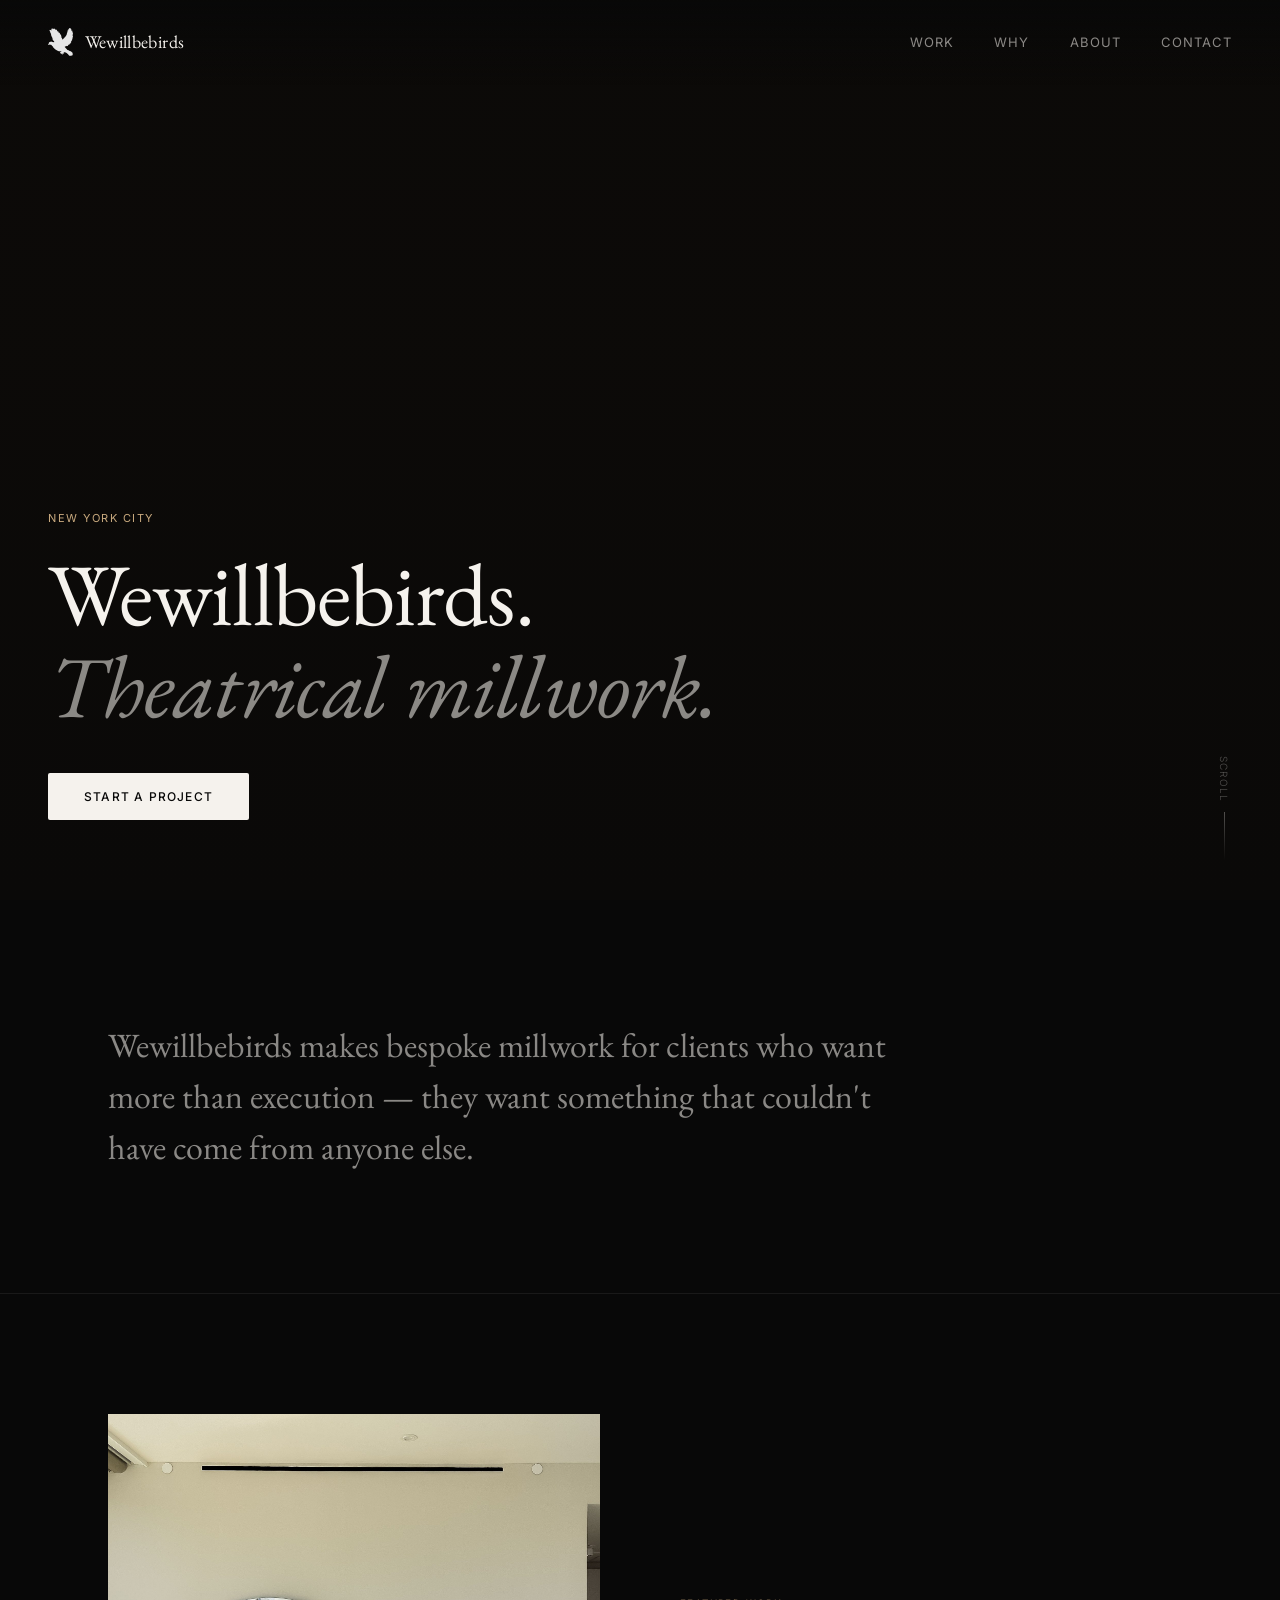
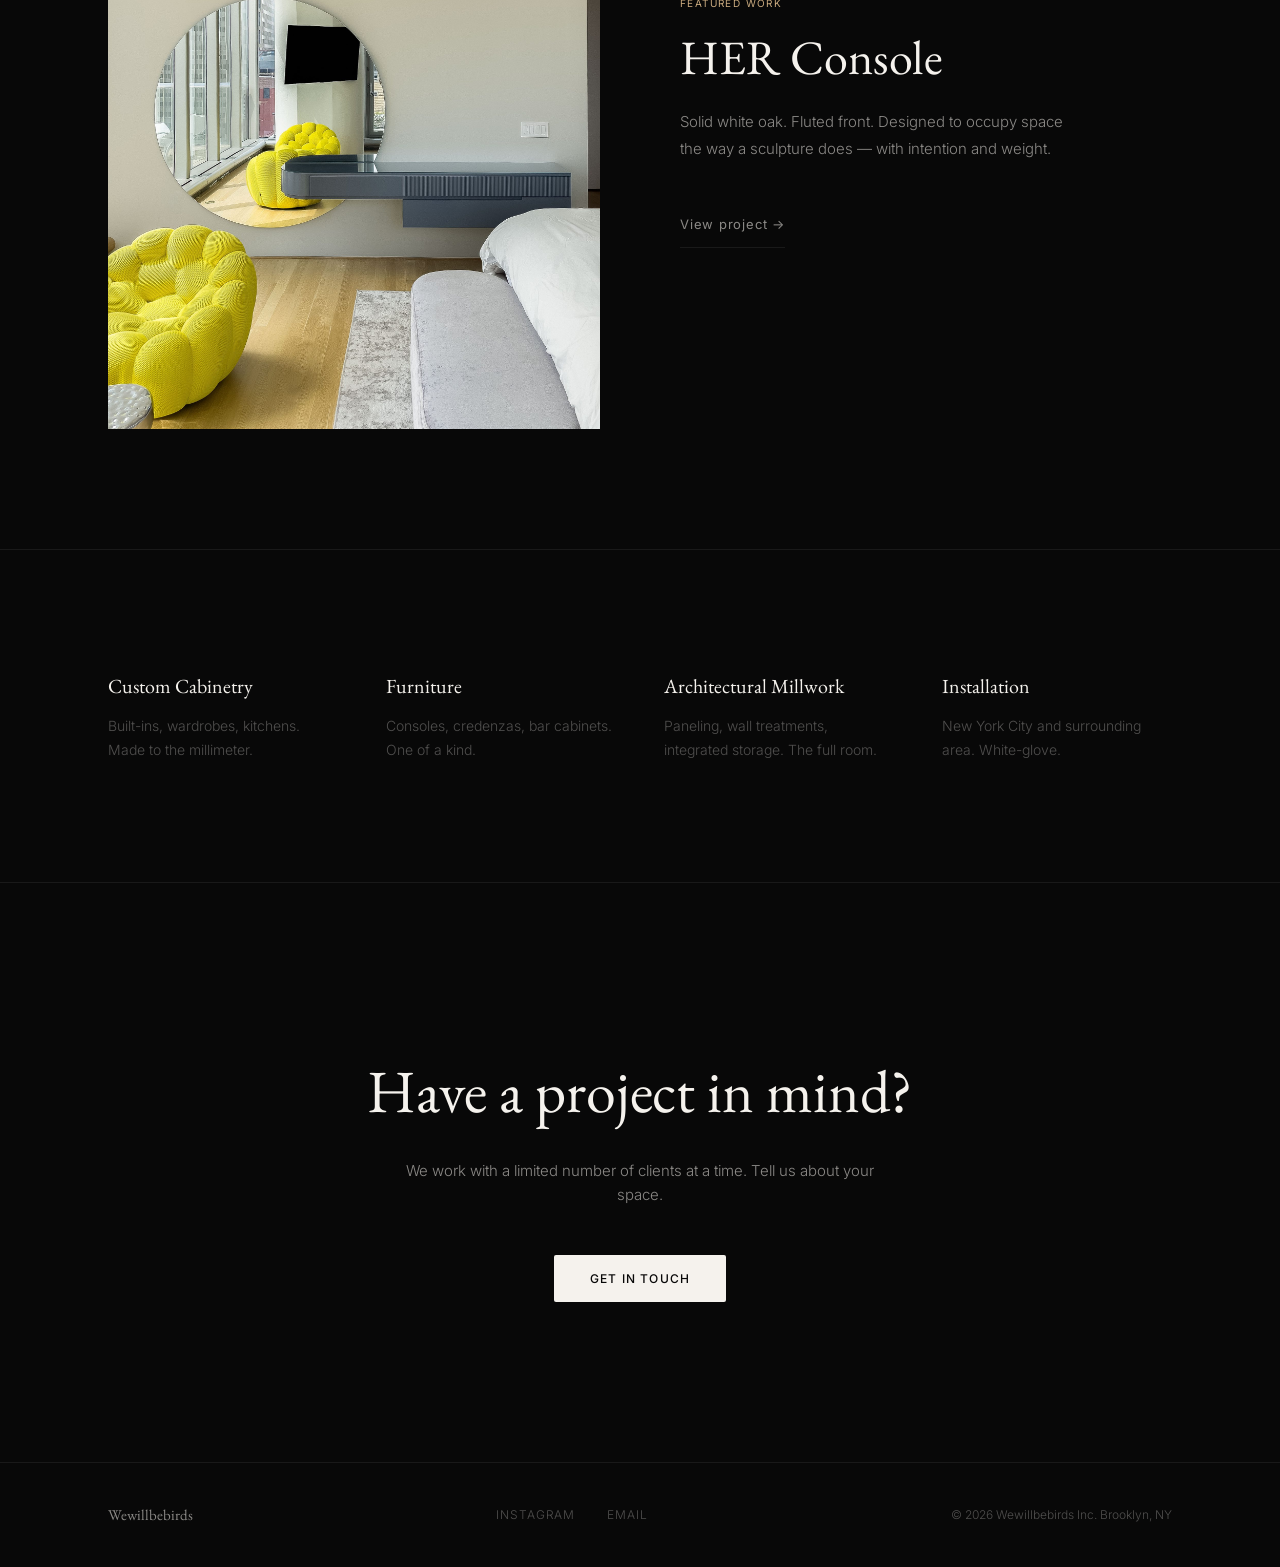
<file: index.html>
<!DOCTYPE html>
<html lang="en">
<head>
  <meta charset="UTF-8" />
  <meta name="viewport" content="width=device-width, initial-scale=1.0" />
  <title>Wewillbebirds — Theatrical Millwork, New York City</title>
  <meta name="description" content="Theatrical millwork for New York City. Bespoke pieces built around a vision, not just a spec." />
  <link rel="preconnect" href="https://fonts.googleapis.com" />
  <link rel="preconnect" href="https://fonts.gstatic.com" crossorigin />
  <link href="https://fonts.googleapis.com/css2?family=EB+Garamond:ital,wght@0,400;0,500;1,400&family=Inter:wght@300;400;500&display=swap" rel="stylesheet" />
  <link rel="stylesheet" href="style.css" />
</head>
<body>

  <!-- NAV -->
  <nav class="nav">
    <a href="index.html" class="nav-logo"><img src="assets/logo.png" alt="Wewillbebirds" />Wewillbebirds</a>
    <div class="nav-links">
      <a href="work.html">Work</a>
      <a href="why.html">Why</a>
      <a href="about.html">About</a>
      <a href="contact.html">Contact</a>
    </div>
  </nav>

  <!-- HERO -->
  <section class="hero">
    <div class="hero-bg">
      <video autoplay muted loop playsinline class="hero-video">
        <source src="assets/her-console-reel.mp4" type="video/mp4" />
      </video>
      <div class="hero-overlay"></div>
    </div>
    <div class="hero-content">
      <p class="hero-label">New York City</p>
      <h1 class="hero-headline"><span id="txt-hero-headline">Wewillbebirds.</span><br /><em id="txt-hero-subline">Theatrical millwork.</em></h1>
      <a href="contact.html" class="btn-primary">Start a project</a>
    </div>
    <div class="hero-scroll">
      <span>Scroll</span>
      <div class="scroll-line"></div>
    </div>
  </section>

  <!-- STATEMENT -->
  <section class="statement">
    <div class="container">
      <p class="statement-text" id="txt-statement">
        Wewillbebirds makes bespoke millwork for clients who want more than execution — 
        they want something that couldn't have come from anyone else.
      </p>
    </div>
  </section>

  <!-- FEATURED PROJECT -->
  <section class="featured">
    <div class="featured-inner">
      <div class="featured-image-wrap">
        <a href="project-her.html" class="featured-image">
          <img id="img-featured" src="assets/her/install/her-06.jpg" alt="HER Console" style="width:100%;height:100%;object-fit:cover;display:block;" />
        </a>
      </div>
      <div class="featured-info">
        <p class="featured-label" id="txt-featured-label">Featured Work</p>
        <h2 class="featured-title" id="txt-featured-title">HER Console</h2>
        <p class="featured-desc" id="txt-featured-desc">
          Solid white oak. Fluted front. Designed to occupy space the way a sculpture does — 
          with intention and weight.
        </p>
        <a href="project-her.html" class="btn-ghost">View project →</a>
      </div>
    </div>
  </section>

  <!-- WHAT WE DO -->
  <section class="services">
    <div class="container">
      <div class="services-grid">
        <div class="service-item">
          <h3 id="txt-service-1-name">Custom Cabinetry</h3>
          <p id="txt-service-1-desc">Built-ins, wardrobes, kitchens. Made to the millimeter.</p>
        </div>
        <div class="service-item">
          <h3 id="txt-service-2-name">Furniture</h3>
          <p id="txt-service-2-desc">Consoles, credenzas, bar cabinets. One of a kind.</p>
        </div>
        <div class="service-item">
          <h3 id="txt-service-3-name">Architectural Millwork</h3>
          <p id="txt-service-3-desc">Paneling, wall treatments, integrated storage. The full room.</p>
        </div>
        <div class="service-item">
          <h3 id="txt-service-4-name">Installation</h3>
          <p id="txt-service-4-desc">New York City and surrounding area. White-glove.</p>
        </div>
      </div>
    </div>
  </section>

  <!-- CTA -->
  <section class="cta">
    <div class="container">
      <h2 class="cta-headline" id="txt-cta-headline">Have a project in mind?</h2>
      <p class="cta-sub" id="txt-cta-sub">We work with a limited number of clients at a time. Tell us about your space.</p>
      <a href="contact.html" class="btn-primary">Get in touch</a>
    </div>
  </section>

  <!-- FOOTER -->
  <footer class="footer">
    <div class="container footer-inner">
      <span class="footer-logo">Wewillbebirds</span>
      <div class="footer-links">
        <a href="https://instagram.com/wewillbebirds" target="_blank">Instagram</a>
        <a href="mailto:nikolay@wewillbebirds.com">Email</a>
      </div>
      <span class="footer-copy" id="txt-footer-copy">© 2026 Wewillbebirds Inc. Brooklyn, NY</span>
    </div>
  </footer>

  <script>
    Promise.all([
      fetch('/_content/home.json').then(function(r){return r.json();}),
      fetch('/_content/global.json').then(function(r){return r.json();})
    ]).then(function(res){
      var d = res[0], g = res[1];
      // Image
      if(d.featured_image) document.getElementById('img-featured').src = d.featured_image;
      // Hero
      if(d.hero_headline) document.getElementById('txt-hero-headline').textContent = d.hero_headline;
      if(d.hero_subline)  document.getElementById('txt-hero-subline').textContent  = d.hero_subline;
      // Statement
      if(d.statement) document.getElementById('txt-statement').textContent = d.statement;
      // Featured section
      if(d.featured_label)        document.getElementById('txt-featured-label').textContent       = d.featured_label;
      if(d.featured_project_title) document.getElementById('txt-featured-title').textContent      = d.featured_project_title;
      if(d.featured_project_desc)  document.getElementById('txt-featured-desc').textContent       = d.featured_project_desc;
      // Services
      if(d.service_1_title) document.getElementById('txt-service-1-name').textContent = d.service_1_title;
      if(d.service_1_desc)  document.getElementById('txt-service-1-desc').textContent = d.service_1_desc;
      if(d.service_2_title) document.getElementById('txt-service-2-name').textContent = d.service_2_title;
      if(d.service_2_desc)  document.getElementById('txt-service-2-desc').textContent = d.service_2_desc;
      if(d.service_3_title) document.getElementById('txt-service-3-name').textContent = d.service_3_title;
      if(d.service_3_desc)  document.getElementById('txt-service-3-desc').textContent = d.service_3_desc;
      if(d.service_4_title) document.getElementById('txt-service-4-name').textContent = d.service_4_title;
      if(d.service_4_desc)  document.getElementById('txt-service-4-desc').textContent = d.service_4_desc;
      // CTA
      if(d.cta_headline) document.getElementById('txt-cta-headline').textContent = d.cta_headline;
      if(d.cta_sub)      document.getElementById('txt-cta-sub').textContent      = d.cta_sub;
      // Footer (global)
      if(g.footer_copy) document.getElementById('txt-footer-copy').textContent = g.footer_copy;
    }).catch(function(){});
  </script>

  <script src="https://identity.netlify.com/v1/netlify-identity-widget.js"></script>
  <script>
    if (window.netlifyIdentity) {
      window.netlifyIdentity.on("init", user => {
        if (!user) {
          window.netlifyIdentity.on("login", () => {
            document.location.href = "/admin/";
          });
        }
      });
    }
  </script>
</body>
</html>
</file>
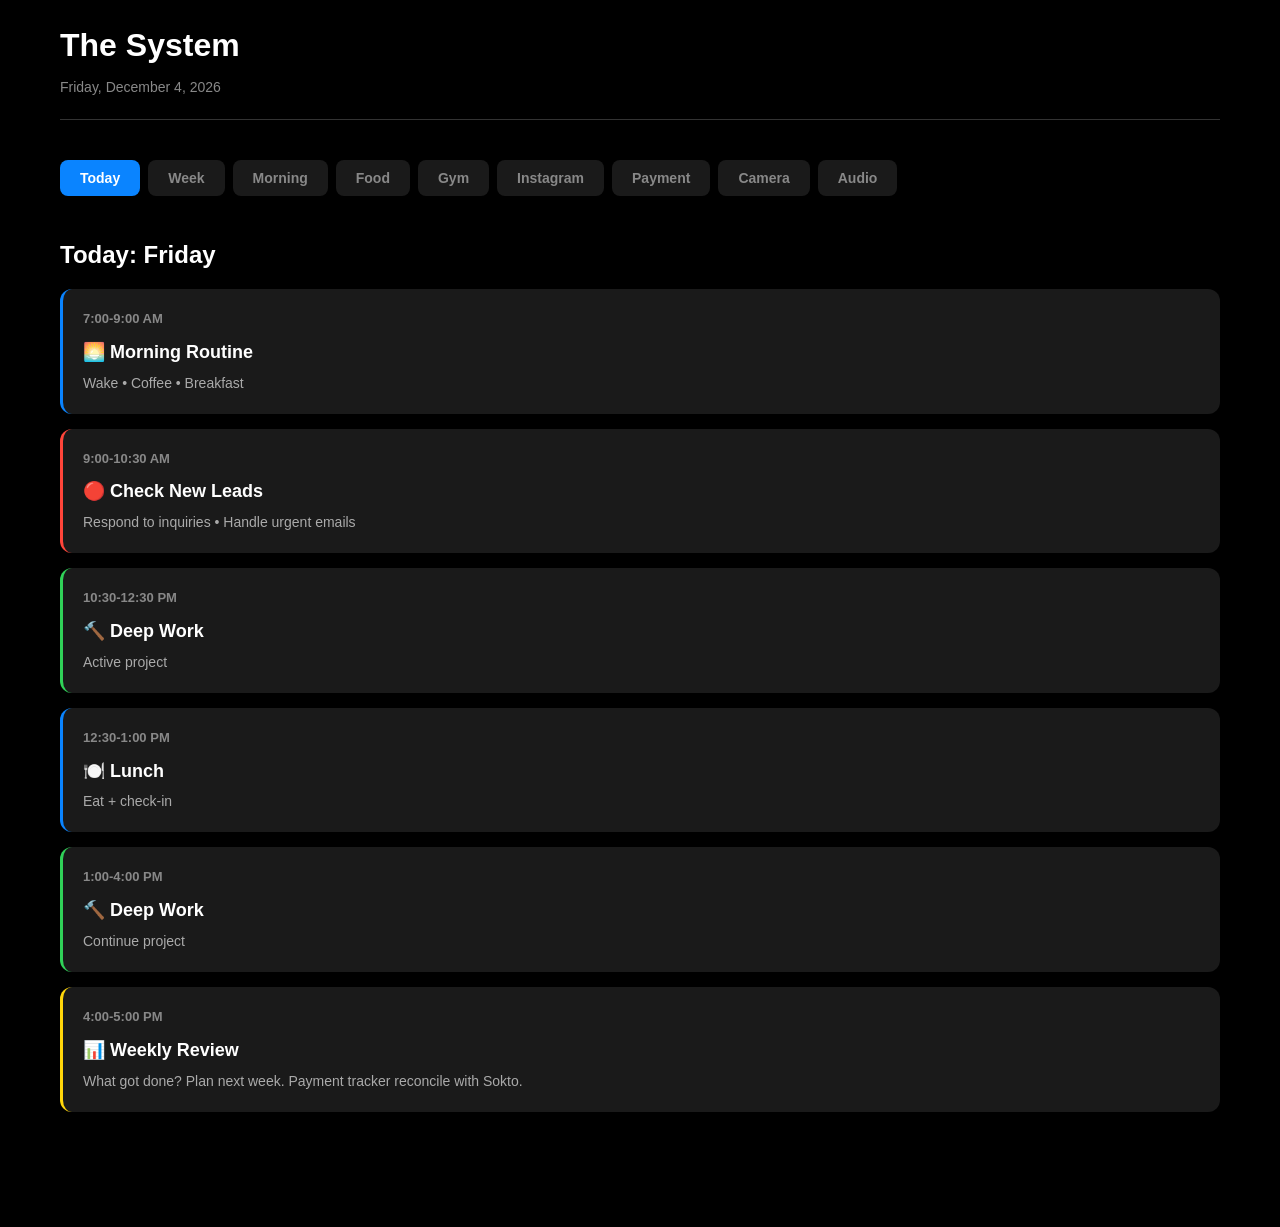
<file: routine/index.html>
<!DOCTYPE html>
<html lang="en">
<head>
    <meta charset="UTF-8">
    <meta name="viewport" content="width=device-width, initial-scale=1.0">
    <title>The System</title>
    <style>
        * {
            margin: 0;
            padding: 0;
            box-sizing: border-box;
        }
        
        body {
            font-family: -apple-system, BlinkMacSystemFont, 'Segoe UI', Roboto, sans-serif;
            background: #000;
            color: #fff;
            line-height: 1.6;
        }
        
        .container {
            max-width: 1200px;
            margin: 0 auto;
            padding: 20px;
            padding-bottom: 100px;
        }
        
        .header {
            margin-bottom: 30px;
            padding-bottom: 20px;
            border-bottom: 1px solid #333;
        }
        
        h1 {
            font-size: 32px;
            font-weight: 700;
            margin-bottom: 5px;
        }
        
        h2 {
            font-size: 24px;
            font-weight: 600;
            margin: 30px 0 15px 0;
        }
        
        h3 {
            font-size: 18px;
            font-weight: 600;
            margin: 20px 0 10px 0;
            color: #0a84ff;
        }
        
        .date {
            color: #888;
            font-size: 14px;
        }
        
        .tabs {
            display: flex;
            gap: 8px;
            margin-bottom: 25px;
            overflow-x: auto;
            padding-bottom: 10px;
            position: sticky;
            top: 0;
            background: #000;
            z-index: 100;
            padding-top: 10px;
        }
        
        .tab {
            padding: 10px 20px;
            background: #1a1a1a;
            border: none;
            border-radius: 8px;
            color: #888;
            font-size: 14px;
            font-weight: 600;
            cursor: pointer;
            white-space: nowrap;
            transition: all 0.2s;
            flex-shrink: 0;
        }
        
        .tab.active {
            background: #0a84ff;
            color: white;
        }
        
        .tab-content {
            display: none;
        }
        
        .tab-content.active {
            display: block;
        }
        
        .block {
            background: #1a1a1a;
            border-radius: 12px;
            padding: 20px;
            margin-bottom: 15px;
            border-left: 3px solid #0a84ff;
        }
        
        .block.urgent { border-left-color: #ff453a; }
        .block.deep-work { border-left-color: #30d158; }
        .block.business { border-left-color: #ffd60a; }
        .block.gym { border-left-color: #bf5af2; }
        
        .block-time {
            color: #888;
            font-size: 13px;
            font-weight: 600;
            margin-bottom: 8px;
        }
        
        .block-title {
            font-size: 18px;
            font-weight: 600;
            margin-bottom: 6px;
        }
        
        .block-desc {
            color: #aaa;
            font-size: 14px;
            line-height: 1.5;
        }
        
        .info-card {
            background: #1a1a1a;
            border-radius: 12px;
            padding: 20px;
            margin-bottom: 15px;
        }
        
        .info-title {
            font-size: 18px;
            font-weight: 600;
            margin-bottom: 12px;
        }
        
        .info-content {
            color: #aaa;
            font-size: 15px;
            line-height: 1.7;
        }
        
        .info-content ul {
            margin: 10px 0 10px 20px;
        }
        
        .info-content li {
            margin-bottom: 8px;
        }
        
        .info-content strong {
            color: #fff;
        }
        
        .day-grid {
            display: grid;
            grid-template-columns: repeat(auto-fit, minmax(280px, 1fr));
            gap: 15px;
            margin-bottom: 20px;
        }
        
        .day-card {
            background: #1a1a1a;
            border-radius: 12px;
            padding: 18px;
        }
        
        .day-name {
            font-size: 18px;
            font-weight: 600;
            margin-bottom: 10px;
        }
        
        .day-focus {
            color: #0a84ff;
            font-size: 13px;
            font-weight: 600;
            margin-bottom: 12px;
        }
        
        .day-schedule {
            font-size: 13px;
            color: #aaa;
            line-height: 1.8;
        }
        
        @media (max-width: 768px) {
            h1 { font-size: 28px; }
            h2 { font-size: 22px; }
            .day-grid { grid-template-columns: 1fr; }
        }
    </style>
</head>
<body>
    <div class="container">
        <div class="header">
            <h1>The System</h1>
            <div class="date" id="current-date"></div>
        </div>

        <div class="tabs">
            <button class="tab active" onclick="showTab('today')">Today</button>
            <button class="tab" onclick="showTab('week')">Week</button>
            <button class="tab" onclick="showTab('morning')">Morning</button>
            <button class="tab" onclick="showTab('food')">Food</button>
            <button class="tab" onclick="showTab('gym')">Gym</button>
            <button class="tab" onclick="showTab('instagram')">Instagram</button>
            <button class="tab" onclick="showTab('payment')">Payment</button>
            <button class="tab" onclick="showTab('camera')">Camera</button>
            <button class="tab" onclick="showTab('audio')">Audio</button>
        </div>

        <!-- TODAY -->
        <div id="today-tab" class="tab-content active">
            <div id="today-schedule"></div>
        </div>

        <!-- WEEK -->
        <div id="week-tab" class="tab-content">
            <h2>Weekly Pattern</h2>
            <div class="day-grid">
                <div class="day-card">
                    <div class="day-name">Monday</div>
                    <div class="day-focus">📸 Instagram Day</div>
                    <div class="day-schedule">
                        9:00-10:30 Check leads + email<br>
                        10:30-4:00 Deep work<br>
                        <strong>4:00-5:00 Instagram batch</strong>
                    </div>
                </div>
                <div class="day-card">
                    <div class="day-name">Tuesday</div>
                    <div class="day-focus">🛠️ Systems Building</div>
                    <div class="day-schedule">
                        9:00-10:30 Check leads + email<br>
                        10:30-4:00 Deep work<br>
                        <strong>4:00-5:00 Build systems</strong><br>
                        5:00-6:00 💪 Gym
                    </div>
                </div>
                <div class="day-card">
                    <div class="day-name">Wednesday</div>
                    <div class="day-focus">📷 Camera Practice</div>
                    <div class="day-schedule">
                        9:00-10:30 Check leads + email<br>
                        10:30-4:00 Deep work<br>
                        <strong>4:00-5:00 Camera practice</strong>
                    </div>
                </div>
                <div class="day-card">
                    <div class="day-name">Thursday</div>
                    <div class="day-focus">📧 Lead Follow-up</div>
                    <div class="day-schedule">
                        9:00-10:30 Check leads + email<br>
                        10:30-4:00 Deep work<br>
                        <strong>4:00-5:00 Lead outreach</strong><br>
                        5:00-6:00 💪 Gym
                    </div>
                </div>
                <div class="day-card">
                    <div class="day-name">Friday</div>
                    <div class="day-focus">📊 Weekly Review</div>
                    <div class="day-schedule">
                        9:00-10:30 Check leads + email<br>
                        10:30-4:00 Deep work<br>
                        <strong>4:00-5:00 Review + plan</strong>
                    </div>
                </div>
                <div class="day-card">
                    <div class="day-name">Saturday</div>
                    <div class="day-focus">💪 Gym + Errands</div>
                    <div class="day-schedule">
                        Morning: Gym<br>
                        Afternoon: Appointments<br>
                        (Dentist, EMG, etc.)
                    </div>
                </div>
                <div class="day-card">
                    <div class="day-name">Sunday</div>
                    <div class="day-focus">🧘 Rest</div>
                    <div class="day-schedule">
                        Meal prep<br>
                        Light admin<br>
                        Review next week
                    </div>
                </div>
            </div>
        </div>

        <!-- MORNING ROUTINE -->
        <div id="morning-tab" class="tab-content">
            <h2>Morning Routine (7:00-9:00 AM)</h2>
            
            <div class="block">
                <div class="block-time">7:00 AM</div>
                <div class="block-title">Wake Up</div>
                <div class="block-desc">
                    • Alarm across room (forces you vertical)<br>
                    • NO PHONE in bed<br>
                    • Get up immediately - don't negotiate
                </div>
            </div>

            <div class="block">
                <div class="block-time">7:05 AM</div>
                <div class="block-title">Coffee + Bathroom Hour</div>
                <div class="block-desc">
                    • Make coffee first thing<br>
                    • Embrace the hour (you feel "free and light all day")<br>
                    • Listen to podcasts/audiobooks (see Audio tab)<br>
                    • NO phone scrolling - only intentional audio
                </div>
            </div>

            <div class="block">
                <div class="block-time">8:00 AM</div>
                <div class="block-title">Shower & Get Ready</div>
                <div class="block-desc">
                    • Clothes laid out night before<br>
                    • 10-minute shower max<br>
                    • Zero decisions
                </div>
            </div>

            <div class="block">
                <div class="block-time">8:30 AM</div>
                <div class="block-title">Breakfast</div>
                <div class="block-desc">
                    • See Food tab for options<br>
                    • Eat while scanning schedule<br>
                    • No email until 9 AM
                </div>
            </div>

            <div class="block">
                <div class="block-time">8:45 AM</div>
                <div class="block-title">Day Prep (2 min)</div>
                <div class="block-desc">
                    • Check today's focus<br>
                    • Know what urgent block contains<br>
                    • Phone off silent - now available
                </div>
            </div>

            <div class="block urgent">
                <div class="block-time">9:00 AM</div>
                <div class="block-title">START WORK</div>
                <div class="block-desc">
                    Urgent block begins - energy is highest
                </div>
            </div>

            <h3>Rules</h3>
            <div class="info-card">
                <div class="info-content">
                    <strong>1. Phone Discipline</strong><br>
                    • Phone stays on charger until 8:45 AM<br>
                    • Charge in kitchen/bathroom (not bedroom)<br>
                    • No checking messages in bed<br><br>

                    <strong>2. No Jerking Off</strong><br>
                    • Morning energy is for work<br>
                    • Evening if needed<br>
                    • First 30 days = strict rule<br><br>

                    <strong>3. Coffee is Sacred</strong><br>
                    • This works for you - don't change it<br>
                    • Make it productive with audio<br>
                    • No guilt about bathroom hour<br><br>

                    <strong>4. Night Before Prep (9:30 PM)</strong><br>
                    • Lay out clothes<br>
                    • Prep breakfast<br>
                    • Phone on charger across room<br>
                    • In bed by 10 PM
                </div>
            </div>

            <h2>Sleep & Energy</h2>
            
            <div class="info-card">
                <div class="info-title">Sleep Optimization (Most Important)</div>
                <div class="info-content">
                    <strong>To wake at 7 AM refreshed:</strong><br>
                    • In bed by 10 PM = 9 hours (adjust based on need)<br>
                    • No screens 30 min before bed<br>
                    • Room dark and cool<br>
                    • Consistent bedtime - even weekends (mostly)<br><br>

                    <strong>Track it:</strong><br>
                    Use Garmin sleep tracking, see patterns, adjust bedtime based on data<br><br>

                    <strong>Most tiredness = bad sleep, not supplements</strong>
                </div>
            </div>

            <div class="info-card">
                <div class="info-title">Supplements (Week 4 - After Routine is Solid)</div>
                <div class="info-content">
                    <strong>Don't start yet</strong> - build the routine first, then add if needed.<br><br>

                    <strong>Potential options to explore:</strong><br>
                    • <strong>Vitamin D</strong> - If low (get blood test first). Energy, mood, immune.<br>
                    • <strong>B12</strong> - Energy, especially if not eating much meat.<br>
                    • <strong>Magnesium</strong> - Better sleep quality → better energy. Take at night.<br>
                    • <strong>Creatine</strong> - Consistent energy, no crash. 5g daily. Also helps gym.<br><br>

                    <strong>Week 4 plan:</strong><br>
                    1. Get blood work (Vitamin D, B12 levels)<br>
                    2. Start with magnesium at night (helps sleep)<br>
                    3. Add others based on blood work<br>
                    4. Track energy levels for 2 weeks<br><br>

                    <strong>Not magic</strong> - Fix sleep, morning routine, gym first. Supplements are 10% of the equation.
                </div>
            </div>

            <div class="info-card">
                <div class="info-title">Why You're Tired (Current Diagnosis)</div>
                <div class="info-content">
                    <strong>Likely reasons:</strong><br>
                    1. <strong>Waking up too late</strong> - Sleeping past natural rhythm<br>
                    2. <strong>Poor sleep quality</strong> - Not enough deep sleep<br>
                    3. <strong>Morning jerking off</strong> - Drains energy early<br>
                    4. <strong>No structure</strong> - Decision fatigue all day<br>
                    5. <strong>Irregular gym</strong> - Inconsistent exercise = worse energy<br><br>

                    <strong>The fix (in order):</strong><br>
                    Week 1-2: Morning routine, gym 3x/week, better sleep<br>
                    Week 3-4: Routine is solid, energy improving<br>
                    Week 4+: Add supplements if still needed<br><br>

                    <strong>Most people don't need supplements.</strong> They need sleep, structure, and movement.
                </div>
            </div>
        </div>

        <!-- FOOD -->
        <div id="food-tab" class="tab-content">
            <h2>Breakfast Options</h2>
            <div class="info-content" style="color: #aaa; margin-bottom: 20px;">
                Pick 2-3, rotate them. Prep night before or Sunday. No thinking required.
            </div>

            <div class="info-card">
                <div class="info-title">Option 1: Overnight Oats</div>
                <div class="info-content">
                    <strong>Ingredients:</strong><br>
                    • 1/2 cup oats<br>
                    • 1 cup milk<br>
                    • 1 scoop protein powder<br>
                    • Berries/banana (add in morning)<br><br>

                    <strong>Prep:</strong> Mix in jar night before, refrigerate<br>
                    <strong>Morning:</strong> Add fruit, eat<br>
                    <strong>Time:</strong> 5 min prep, 0 min morning
                </div>
            </div>

            <div class="info-card">
                <div class="info-title">Option 2: Egg Breakfast Burrito</div>
                <div class="info-content">
                    <strong>Ingredients:</strong><br>
                    • Scrambled eggs<br>
                    • Cheese<br>
                    • Wrap/tortilla<br>
                    • Optional: peppers, onions<br><br>

                    <strong>Prep:</strong> Make 3-4 Sunday, wrap in foil, freeze<br>
                    <strong>Morning:</strong> Microwave 2 min<br>
                    <strong>Time:</strong> 20 min Sunday, 2 min morning
                </div>
            </div>

            <div class="info-card">
                <div class="info-title">Option 3: Greek Yogurt Bowl</div>
                <div class="info-content">
                    <strong>Ingredients:</strong><br>
                    • Greek yogurt (high protein)<br>
                    • Granola<br>
                    • Fruit (berries, banana)<br>
                    • Honey (optional)<br><br>

                    <strong>Prep:</strong> Prep fruit Sunday<br>
                    <strong>Morning:</strong> Assemble and eat<br>
                    <strong>Time:</strong> 10 min Sunday, 2 min morning
                </div>
            </div>

            <div class="info-card">
                <div class="info-title">Option 4: Protein Shake</div>
                <div class="info-content">
                    <strong>Ingredients:</strong><br>
                    • Protein powder<br>
                    • Milk<br>
                    • Banana<br>
                    • Peanut butter<br>
                    • Ice (optional)<br><br>

                    <strong>Morning:</strong> Blend and go<br>
                    <strong>Time:</strong> 0 min prep, 2 min morning
                </div>
            </div>

            <h2>Lunch (When Out)</h2>
            <div class="info-content" style="color: #aaa; margin-bottom: 15px;">
                Coming soon - will add standard options
            </div>
        </div>

        <!-- GYM -->
        <div id="gym-tab" class="tab-content">
            <h2>Gym Routine</h2>
            <div class="info-content" style="color: #aaa; margin-bottom: 20px;">
                <strong>Days:</strong> Tuesday, Thursday, Saturday 5-6 PM<br>
                <strong>Location:</strong> Crunch FiDi<br>
                <strong>Goal:</strong> Build consistency, then strength
            </div>

            <div class="block gym">
                <div class="block-time">5 minutes</div>
                <div class="block-title">Warm-up</div>
                <div class="block-desc">
                    Light cardio (treadmill walk, bike)<br>
                    Dynamic stretches
                </div>
            </div>

            <div class="info-card">
                <div class="info-title">Main Workout (35 min)</div>
                <div class="info-content">
                    <strong>Compound Movements (Every Session):</strong><br>
                    1. Squat or Leg Press - 3 sets × 8-10 reps<br>
                    2. Bench Press or Push-ups - 3 sets × 8-10 reps<br>
                    3. Rows or Lat Pulldown - 3 sets × 8-10 reps<br>
                    4. Overhead Press - 2 sets × 10 reps<br><br>

                    <strong>Accessory Work (Pick 2):</strong><br>
                    • Bicep Curls - 2 sets × 12 reps<br>
                    • Tricep Extensions - 2 sets × 12 reps<br>
                    • Plank - 2 sets × 30-45 sec<br>
                    • Calf Raises - 2 sets × 15 reps
                </div>
            </div>

            <div class="block gym">
                <div class="block-time">5-10 minutes</div>
                <div class="block-title">Cool Down</div>
                <div class="block-desc">
                    Light cardio<br>
                    Stretch<br>
                    Foam roll if available
                </div>
            </div>

            <h3>Rules</h3>
            <div class="info-card">
                <div class="info-content">
                    <strong>1. Same Days, Same Time</strong><br>
                    Tue/Thu/Sat 5-6 PM - non-negotiable unless actually sick or injured<br><br>

                    <strong>2. The 10-Minute Rule</strong><br>
                    Can't make full hour? Do 10 minutes. Showing up > perfect workout.<br><br>

                    <strong>3. No All-or-Nothing</strong><br>
                    Missed Tuesday? Still hit Thursday. One skip ≠ failed week.<br><br>

                    <strong>4. Pre-Pack Gym Bag</strong><br>
                    Night before (Mon/Wed/Fri): clothes, shoes, water, towel, headphones<br><br>

                    <strong>Progression:</strong><br>
                    Every 2 weeks: add 5 lbs to lifts OR add 1 rep per set
                </div>
            </div>
        </div>

        <!-- INSTAGRAM -->
        <div id="instagram-tab" class="tab-content">
            <h2>Instagram Pipeline</h2>
            <div class="info-content" style="color: #aaa; margin-bottom: 20px;">
                <strong>Every Monday 4-5 PM:</strong> Batch 3-4 posts for the week<br>
                <strong>Goal:</strong> Consistent posting without scrambling<br>
                <strong>Account:</strong> @wewillbebirds
            </div>

            <div class="info-card">
                <div class="info-title">Monday Routine (1 hour)</div>
                <div class="info-content">
                    <strong>Step 1: Gather (15 min)</strong><br>
                    • Review all photos/videos from past week<br>
                    • Check phone, DSLR, DJI Osmo, Insta360<br>
                    • Pull best shots into "Instagram Review" folder<br><br>

                    <strong>Step 2: Select (10 min)</strong><br>
                    • Pick 3-4 images/videos for the week<br>
                    • Mix project types, angles, stages<br><br>

                    <strong>Step 3: Edit (20 min)</strong><br>
                    • Light editing in Lightroom<br>
                    • Crop to square or 4:5 ratio<br>
                    • Consistent color grading (moody, editorial)<br>
                    • Export to phone<br><br>

                    <strong>Step 4: Caption & Schedule (15 min)</strong><br>
                    • Write captions (short, direct)<br>
                    • Add hashtags<br>
                    • Schedule or draft posts
                </div>
            </div>

            <h3>Caption Formula</h3>
            <div class="info-card">
                <div class="info-content">
                    [What it is]<br>
                    [1-2 sentences about the work]<br>
                    [Client credit if applicable]<br><br>

                    <strong>Example:</strong><br>
                    "White oak and glass partition for a Brooklyn townhouse.<br>
                    Clean lines, Festool connectors throughout, oil finish.<br><br>
                    #millwork #woodworking #customfurniture #nyc #brooklyn"
                </div>
            </div>

            <h3>Hashtags</h3>
            <div class="info-card">
                <div class="info-content">
                    <strong>Always include:</strong><br>
                    • #nyc or #brooklyn (location)<br>
                    • #millwork or #custommillwork (what you do)<br>
                    • #woodworking (broader reach)<br><br>

                    <strong>Mix sizes:</strong><br>
                    • Big (100k+): #woodworking #interiordesign #customfurniture<br>
                    • Medium (10-50k): #nycmillwork #brooklyninteriors<br>
                    • Small (1-10k): #festoolwoodworking #rubiooil
                </div>
            </div>

            <h3>Content Types (Rotate)</h3>
            <div class="info-card">
                <div class="info-content">
                    1. Project showcase - finished work<br>
                    2. Process - mid-build, how it's made<br>
                    3. Details - close-ups of joinery, materials<br>
                    4. Client spaces - installed work in homes<br>
                    5. Shop life - tools, workspace<br><br>

                    <strong>Rule:</strong> No more than 2 of same type in a row
                </div>
            </div>
        </div>

        <!-- PAYMENT TRACKER -->
        <div id="payment-tab" class="tab-content">
            <h2>Payment Tracker System</h2>
            <div class="info-content" style="color: #aaa; margin-bottom: 20px;">
                <strong>Build Date:</strong> Tuesday March 25, 4-5 PM<br>
                <strong>Tool:</strong> Google Sheet (shared with Sokto)<br>
                <strong>Goal:</strong> Crystal clear on who pays what, income splits
            </div>

            <div class="info-card">
                <div class="info-title">Sheet 1: Income</div>
                <div class="info-content">
                    Columns:<br>
                    • Date<br>
                    • Client<br>
                    • Project<br>
                    • Amount<br>
                    • Received By (Nick or Sokto)<br>
                    • Notes
                </div>
            </div>

            <div class="info-card">
                <div class="info-title">Sheet 2: Expenses</div>
                <div class="info-content">
                    Columns:<br>
                    • Date<br>
                    • Description<br>
                    • Amount<br>
                    • Paid By (Nick or Sokto)<br>
                    • Category (materials, tools, truck, overhead)<br>
                    • Project
                </div>
            </div>

            <div class="info-card">
                <div class="info-title">Sheet 3: Dashboard</div>
                <div class="info-content">
                    Shows (all auto-calculated):<br>
                    • Total Income<br>
                    • Total Expenses<br>
                    • Net Profit<br>
                    • Nick's Share<br>
                    • Sokto's Share<br>
                    • Who Owes Who<br>
                    • Current Balance
                </div>
            </div>

            <h3>Rules</h3>
            <div class="info-card">
                <div class="info-content">
                    <strong>1. Log Same Day</strong><br>
                    Payment received or expense paid = add to sheet immediately<br><br>

                    <strong>2. One Source of Truth</strong><br>
                    This sheet only - no separate tracking<br><br>

                    <strong>3. Weekly Reconciliation</strong><br>
                    Every Friday 4-5 PM (review time): both add missing entries, verify numbers<br><br>

                    <strong>4. Disputed Items</strong><br>
                    Flag in Notes column, discuss Friday
                </div>
            </div>
        </div>

        <!-- CAMERA -->
        <div id="camera-tab" class="tab-content">
            <h2>Camera Practice</h2>
            <div class="info-content" style="color: #aaa; margin-bottom: 20px;">
                <strong>Every Wednesday 4-5 PM:</strong> Practice with equipment<br>
                <strong>Goal:</strong> Better project photos, confident with cameras
            </div>

            <div class="info-card">
                <div class="info-title">Equipment</div>
                <div class="info-content">
                    <strong>Canon 6D (DSLR)</strong><br>
                    • 17-40mm f/4: Wide angle for room shots, installed work<br>
                    • 50mm: Detail shots, portraits if needed<br>
                    • Practice: Aperture priority, ISO, white balance<br><br>

                    <strong>DJI Osmo</strong><br>
                    • Smooth pans to showcase work<br>
                    • Stabilized b-roll for process videos<br>
                    • Practice: Slow, controlled movements<br><br>

                    <strong>Insta360</strong><br>
                    • 360° views of full rooms<br>
                    • Unique overhead angles<br>
                    • Reframe in app for best composition<br><br>

                    <strong>Lighting</strong><br>
                    • Natural light: Shoot near windows<br>
                    • Work lights: Bounce off ceiling for fill<br>
                    • Golden hour: Late afternoon for warmth
                </div>
            </div>

            <h3>Wednesday Practice Routine</h3>
            <div class="info-card">
                <div class="info-content">
                    1. Shoot whatever's on the bench (15 min)<br>
                    2. Try different angles, lighting (20 min)<br>
                    3. Review shots, critique yourself (15 min)<br>
                    4. Watch 1 tutorial per month (composition, lighting)<br><br>

                    <strong>On-Site Workflow:</strong><br>
                    • Start of day: Wide shot of space<br>
                    • During work: Process shots, tools in action<br>
                    • End of day: Progress shot<br>
                    • Completion: Multiple angles of finished work
                </div>
            </div>
        </div>

        <!-- AUDIO -->
        <div id="audio-tab" class="tab-content">
            <h2>Coffee/Bathroom Hour Audio</h2>
            <div class="info-content" style="color: #aaa; margin-bottom: 20px;">
                Make the hour productive - listen to these during 7:05-8:00 AM
            </div>

            <div class="info-card">
                <div class="info-title">Business & Marketing</div>
                <div class="info-content">
                    <strong>My First Million</strong><br>
                    Business ideas, trends, what's working now. Dense, actionable.<br><br>

                    <strong>The Game (Alex Hormozi)</strong><br>
                    Sales, marketing, business systems. How to close deals, charge more.<br><br>

                    <strong>How I Built This</strong><br>
                    Founder stories. Learn from mistakes, get inspired.<br><br>

                    <strong>Foundr</strong><br>
                    Short episodes. Instagram growth, marketing, building brands.
                </div>
            </div>

            <div class="info-card">
                <div class="info-title">Woodworking & Craft</div>
                <div class="info-content">
                    <strong>Woodtalk</strong><br>
                    Shop talk, business of woodworking, tools, techniques.<br><br>

                    <strong>The Business of Woodworking</strong><br>
                    Running a profitable shop. Pricing, clients, operations.
                </div>
            </div>

            <div class="info-card">
                <div class="info-title">Design</div>
                <div class="info-content">
                    <strong>99% Invisible</strong><br>
                    Design stories. Architecture, objects, spaces. 20-30 min episodes.<br><br>

                    <strong>Design Matters (Debbie Millman)</strong><br>
                    Interviews with designers. Creative process.
                </div>
            </div>

            <div class="info-card">
                <div class="info-title">Performance & Energy</div>
                <div class="info-content">
                    <strong>Huberman Lab</strong><br>
                    Science of performance. Sleep optimization, energy management, supplements.<br><br>

                    <strong>Tim Ferriss</strong><br>
                    How high performers operate. Morning routines, tools, tactics.
                </div>
            </div>

            <h3>Audiobooks (Business)</h3>
            <div class="info-card">
                <div class="info-content">
                    <strong>$100M Offers</strong> - Alex Hormozi<br>
                    How to charge premium prices. Perfect for high-end positioning.<br><br>

                    <strong>Building a StoryBrand</strong> - Donald Miller<br>
                    Clarify your marketing message. Better Instagram captions.<br><br>

                    <strong>The E-Myth Revisited</strong> - Michael Gerber<br>
                    Systems for your business. Working ON vs IN it.<br><br>

                    <strong>Traction</strong> - Gino Wickman<br>
                    Business operating system. Payment tracker, systems building.
                </div>
            </div>

            <h3>Rotation Strategy</h3>
            <div class="info-card">
                <div class="info-content">
                    <strong>Mon-Wed:</strong> Business/marketing (apply to active projects)<br>
                    <strong>Thu-Fri:</strong> Woodworking/design (inspiration, techniques)<br>
                    <strong>Saturday:</strong> Performance/energy (personal optimization)<br>
                    <strong>Sunday:</strong> Whatever you want (entertainment, Russian)
                </div>
            </div>

            <h3>Start With These 3</h3>
            <div class="info-card">
                <div class="info-content">
                    1. <strong>My First Million</strong> - Latest episode<br>
                    2. <strong>Woodtalk</strong> - Industry talk<br>
                    3. <strong>Huberman Lab</strong> - Any sleep/energy episode
                </div>
            </div>
        </div>
    </div>

    <script>
        const schedules = {
            'Thursday': [
                { time: '7:00-9:00 AM', title: '🌅 Morning Routine', desc: 'Wake at 7 • Coffee/bathroom hour • Breakfast • Prep', type: 'morning' },
                { time: '9:00-10:30 AM', title: '🔴 COI Email + Janice Reply', desc: 'Forward corrected COI to Donna Walker • Reply to accountant about taxes', type: 'urgent' },
                { time: '10:30-12:30 PM', title: '🔨 Deep Work', desc: 'Active project work', type: 'deep-work' },
                { time: '12:30-1:00 PM', title: '🍽️ Lunch', desc: 'Eat + quick check-in with Kaleb', type: 'break' },
                { time: '1:00-4:00 PM', title: '🔨 Deep Work', desc: 'Continue project', type: 'deep-work' },
                { time: '4:00-5:00 PM', title: '📧 Lead Follow-up', desc: 'Thursday focus: respond to leads, outreach', type: 'business' },
                { time: '5:00-6:00 PM', title: '💪 GYM', desc: 'Crunch FiDi - Full body routine (see Gym tab)', type: 'gym' }
            ],
            'Friday': [
                { time: '7:00-9:00 AM', title: '🌅 Morning Routine', desc: 'Wake • Coffee • Breakfast', type: 'morning' },
                { time: '9:00-10:30 AM', title: '🔴 Check New Leads', desc: 'Respond to inquiries • Handle urgent emails', type: 'urgent' },
                { time: '10:30-12:30 PM', title: '🔨 Deep Work', desc: 'Active project', type: 'deep-work' },
                { time: '12:30-1:00 PM', title: '🍽️ Lunch', desc: 'Eat + check-in', type: 'break' },
                { time: '1:00-4:00 PM', title: '🔨 Deep Work', desc: 'Continue project', type: 'deep-work' },
                { time: '4:00-5:00 PM', title: '📊 Weekly Review', desc: 'What got done? Plan next week. Payment tracker reconcile with Sokto.', type: 'business' }
            ],
            'Saturday': [
                { time: 'Morning', title: '💪 GYM', desc: 'Crunch - Full body routine', type: 'gym' },
                { time: 'Afternoon', title: '🏥 Appointments', desc: 'Schedule: EMG test, dentist for broken tooth, other errands', type: 'appointments' }
            ],
            'Sunday': [
                { time: 'All Day', title: '🧘 REST DAY', desc: 'Meal prep (breakfast options) • Light admin • Review next week', type: 'rest' }
            ],
            'Monday': [
                { time: '7:00-9:00 AM', title: '🌅 Morning Routine', desc: 'Wake • Coffee • Breakfast', type: 'morning' },
                { time: '9:00-10:30 AM', title: '🔴 Check Leads + Email', desc: 'Respond to new leads • Handle urgent emails', type: 'urgent' },
                { time: '10:30-12:30 PM', title: '🔨 Deep Work', desc: 'Project work', type: 'deep-work' },
                { time: '12:30-1:00 PM', title: '🍽️ Lunch', desc: 'Eat + check-in', type: 'break' },
                { time: '1:00-4:00 PM', title: '🔨 Deep Work', desc: 'Continue project', type: 'deep-work' },
                { time: '4:00-5:00 PM', title: '📸 Instagram Batch', desc: 'Monday focus: Gather → Select → Edit → Caption → Schedule 3-4 posts (see Instagram tab)', type: 'business' }
            ],
            'Tuesday': [
                { time: '7:00-9:00 AM', title: '🌅 Morning Routine', desc: 'Wake • Coffee • Breakfast', type: 'morning' },
                { time: '9:00-10:30 AM', title: '🔴 Check Leads + Email', desc: 'Respond to new leads • Handle urgent emails', type: 'urgent' },
                { time: '10:30-12:30 PM', title: '🔨 Deep Work', desc: 'Project work', type: 'deep-work' },
                { time: '12:30-1:00 PM', title: '🍽️ Lunch', desc: 'Eat + check-in', type: 'break' },
                { time: '1:00-4:00 PM', title: '🔨 Deep Work', desc: 'Continue project', type: 'deep-work' },
                { time: '4:00-5:00 PM', title: '🛠️ Build Payment Tracker', desc: 'Tuesday focus: Create Google Sheet, share with Sokto, set up formulas (see Payment tab)', type: 'business' },
                { time: '5:00-6:00 PM', title: '💪 GYM', desc: 'Crunch FiDi', type: 'gym' }
            ],
            'Wednesday': [
                { time: '7:00-9:00 AM', title: '🌅 Morning Routine', desc: 'Wake • Coffee • Breakfast', type: 'morning' },
                { time: '9:00-10:30 AM', title: '🔴 Check Leads + Email', desc: 'Respond to new leads • Handle urgent emails', type: 'urgent' },
                { time: '10:30-12:30 PM', title: '🔨 Deep Work', desc: 'Project work', type: 'deep-work' },
                { time: '12:30-1:00 PM', title: '🍽️ Lunch', desc: 'Eat + check-in', type: 'break' },
                { time: '1:00-4:00 PM', title: '🔨 Deep Work', desc: 'Continue project', type: 'deep-work' },
                { time: '4:00-5:00 PM', title: '📷 Camera Practice', desc: 'Wednesday focus: Shoot on bench, try angles, review shots (see Camera tab)', type: 'business' }
            ]
        };

        function getDayName() {
            const days = ['Sunday', 'Monday', 'Tuesday', 'Wednesday', 'Thursday', 'Friday', 'Saturday'];
            return days[new Date().getDay()];
        }

        function updateDate() {
            const now = new Date();
            const options = { weekday: 'long', year: 'numeric', month: 'long', day: 'numeric' };
            document.getElementById('current-date').textContent = now.toLocaleDateString('en-US', options);
        }

        function renderTodaySchedule() {
            const dayName = getDayName();
            const todaySchedule = schedules[dayName] || [];
            const container = document.getElementById('today-schedule');
            
            if (todaySchedule.length === 0) {
                container.innerHTML = '<div class="info-card">No schedule for today</div>';
                return;
            }

            container.innerHTML = '<h2>Today: ' + dayName + '</h2>' + todaySchedule.map(block => `
                <div class="block ${block.type}">
                    <div class="block-time">${block.time}</div>
                    <div class="block-title">${block.title}</div>
                    <div class="block-desc">${block.desc}</div>
                </div>
            `).join('');
        }

        function showTab(tabName) {
            document.querySelectorAll('.tab-content').forEach(tab => tab.classList.remove('active'));
            document.querySelectorAll('.tab').forEach(tab => tab.classList.remove('active'));
            document.getElementById(`${tabName}-tab`).classList.add('active');
            event.target.classList.add('active');
        }

        updateDate();
        renderTodaySchedule();
    </script>
</body>
</html>
</file>
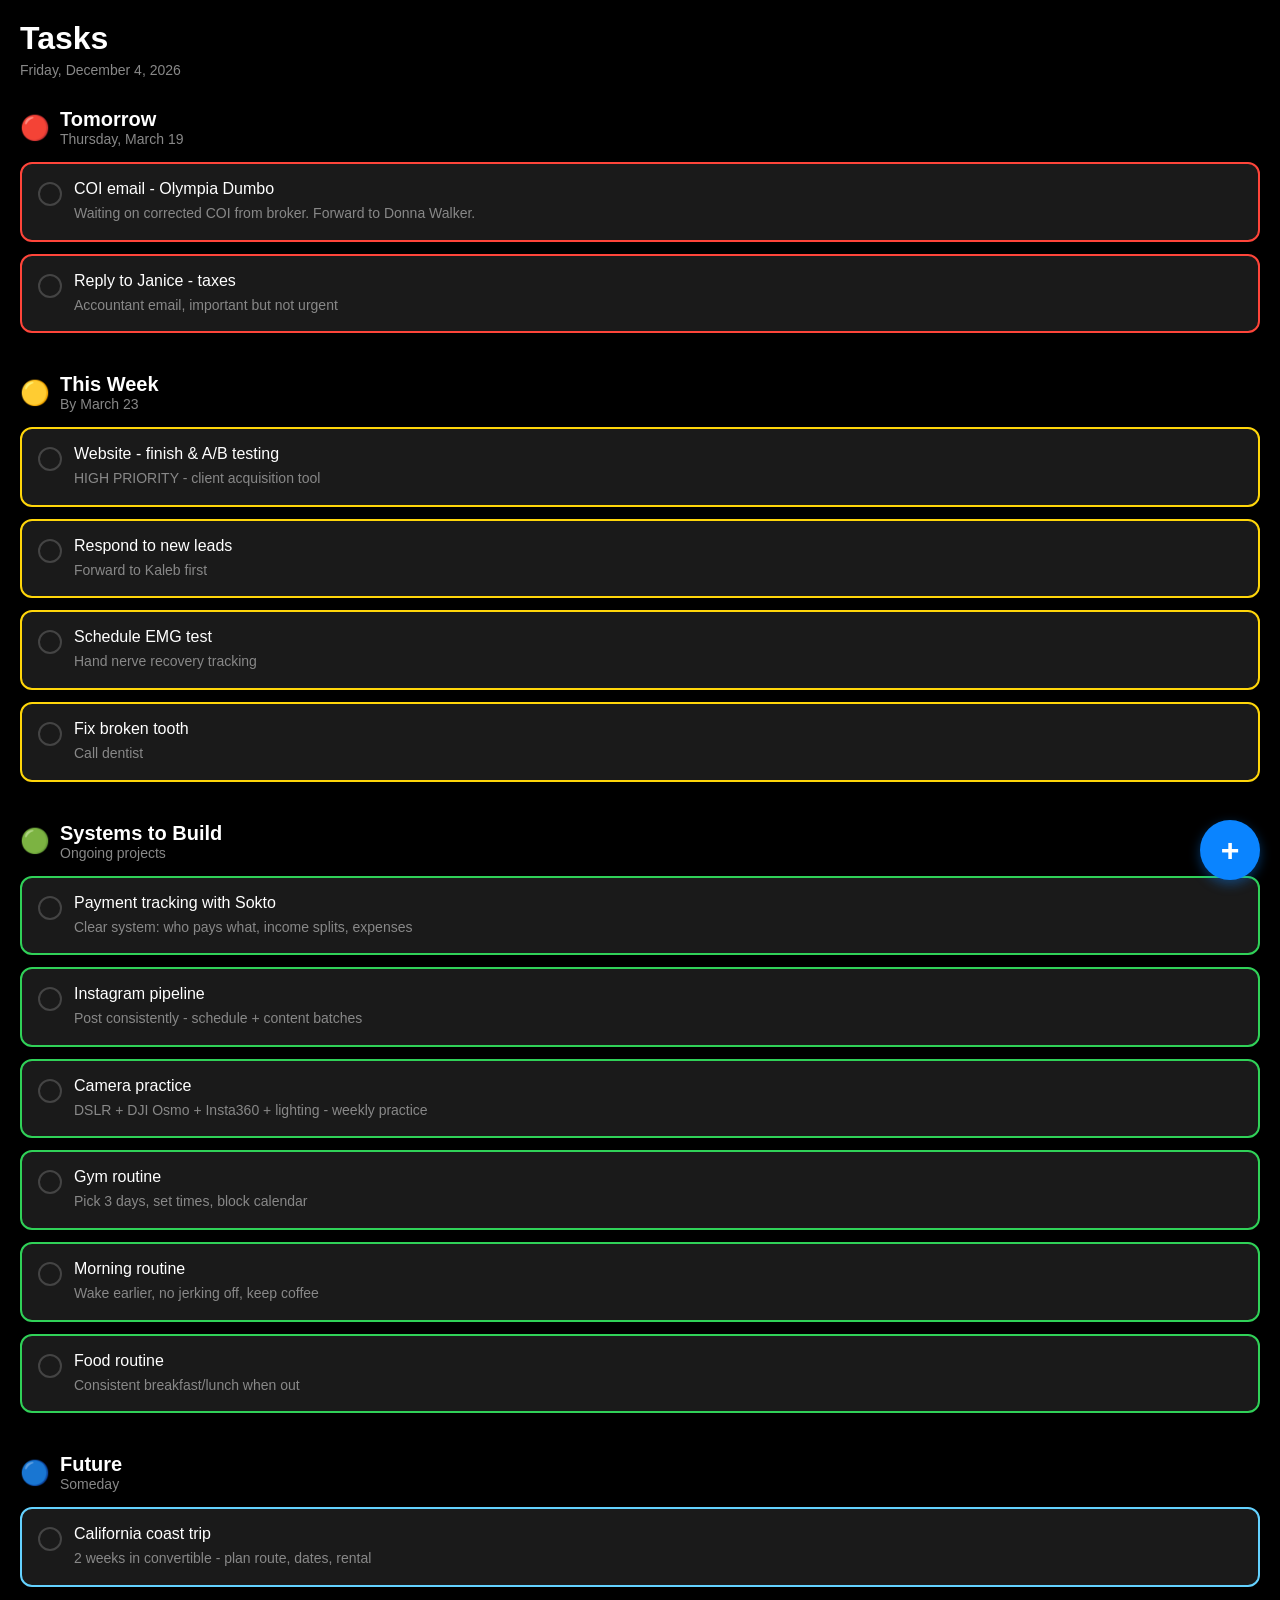
<file: tasks/index.html>
<!DOCTYPE html>
<html lang="en">
<head>
    <meta charset="UTF-8">
    <meta name="viewport" content="width=device-width, initial-scale=1.0">
    <title>Nick's Tasks</title>
    <style>
        * {
            margin: 0;
            padding: 0;
            box-sizing: border-box;
        }
        
        body {
            font-family: -apple-system, BlinkMacSystemFont, 'Segoe UI', Roboto, sans-serif;
            background: #000;
            color: #fff;
            padding: 20px;
            padding-bottom: 100px;
        }
        
        .header {
            margin-bottom: 30px;
        }
        
        h1 {
            font-size: 32px;
            font-weight: 700;
            margin-bottom: 5px;
        }
        
        .date {
            color: #888;
            font-size: 14px;
        }
        
        .section {
            margin-bottom: 40px;
        }
        
        .section-header {
            display: flex;
            align-items: center;
            gap: 10px;
            margin-bottom: 15px;
        }
        
        .section-icon {
            font-size: 24px;
        }
        
        .section-title {
            font-size: 20px;
            font-weight: 600;
        }
        
        .section-subtitle {
            color: #888;
            font-size: 14px;
        }
        
        .task {
            background: #1a1a1a;
            border-radius: 12px;
            padding: 16px;
            margin-bottom: 12px;
            display: flex;
            gap: 12px;
            align-items: start;
            border: 2px solid transparent;
            transition: all 0.2s;
        }
        
        .task.completed {
            opacity: 0.5;
        }
        
        .task.completed .task-title {
            text-decoration: line-through;
        }
        
        .checkbox {
            width: 24px;
            height: 24px;
            border: 2px solid #444;
            border-radius: 50%;
            flex-shrink: 0;
            margin-top: 2px;
            cursor: pointer;
            transition: all 0.2s;
        }
        
        .checkbox.checked {
            background: #0a84ff;
            border-color: #0a84ff;
            position: relative;
        }
        
        .checkbox.checked::after {
            content: '✓';
            position: absolute;
            top: 50%;
            left: 50%;
            transform: translate(-50%, -50%);
            color: white;
            font-size: 16px;
            font-weight: bold;
        }
        
        .task-content {
            flex: 1;
        }
        
        .task-title {
            font-size: 16px;
            font-weight: 500;
            margin-bottom: 6px;
        }
        
        .task-notes {
            color: #888;
            font-size: 14px;
            line-height: 1.4;
        }
        
        .urgent .task {
            border-color: #ff453a;
        }
        
        .week .task {
            border-color: #ffd60a;
        }
        
        .systems .task {
            border-color: #30d158;
        }
        
        .future .task {
            border-color: #64d2ff;
        }
        
        .add-task {
            position: fixed;
            bottom: 20px;
            right: 20px;
            width: 60px;
            height: 60px;
            background: #0a84ff;
            border-radius: 50%;
            border: none;
            color: white;
            font-size: 32px;
            cursor: pointer;
            box-shadow: 0 4px 12px rgba(10, 132, 255, 0.4);
            display: flex;
            align-items: center;
            justify-content: center;
        }
        
        .modal {
            display: none;
            position: fixed;
            top: 0;
            left: 0;
            right: 0;
            bottom: 0;
            background: rgba(0, 0, 0, 0.8);
            align-items: center;
            justify-content: center;
            padding: 20px;
        }
        
        .modal.show {
            display: flex;
        }
        
        .modal-content {
            background: #1a1a1a;
            border-radius: 16px;
            padding: 24px;
            width: 100%;
            max-width: 500px;
        }
        
        .modal-title {
            font-size: 20px;
            font-weight: 600;
            margin-bottom: 20px;
        }
        
        input, textarea, select {
            width: 100%;
            background: #2a2a2a;
            border: 1px solid #444;
            border-radius: 8px;
            padding: 12px;
            color: white;
            font-size: 16px;
            margin-bottom: 12px;
            font-family: inherit;
        }
        
        textarea {
            min-height: 100px;
            resize: vertical;
        }
        
        .button-group {
            display: flex;
            gap: 12px;
            margin-top: 20px;
        }
        
        button {
            flex: 1;
            padding: 14px;
            border: none;
            border-radius: 8px;
            font-size: 16px;
            font-weight: 600;
            cursor: pointer;
        }
        
        .btn-primary {
            background: #0a84ff;
            color: white;
        }
        
        .btn-secondary {
            background: #2a2a2a;
            color: white;
        }
    </style>
</head>
<body>
    <div class="header">
        <h1>Tasks</h1>
        <div class="date" id="current-date"></div>
    </div>

    <div class="section urgent">
        <div class="section-header">
            <span class="section-icon">🔴</span>
            <div>
                <div class="section-title">Tomorrow</div>
                <div class="section-subtitle">Thursday, March 19</div>
            </div>
        </div>
        <div id="urgent-tasks"></div>
    </div>

    <div class="section week">
        <div class="section-header">
            <span class="section-icon">🟡</span>
            <div>
                <div class="section-title">This Week</div>
                <div class="section-subtitle">By March 23</div>
            </div>
        </div>
        <div id="week-tasks"></div>
    </div>

    <div class="section systems">
        <div class="section-header">
            <span class="section-icon">🟢</span>
            <div>
                <div class="section-title">Systems to Build</div>
                <div class="section-subtitle">Ongoing projects</div>
            </div>
        </div>
        <div id="systems-tasks"></div>
    </div>

    <div class="section future">
        <div class="section-header">
            <span class="section-icon">🔵</span>
            <div>
                <div class="section-title">Future</div>
                <div class="section-subtitle">Someday</div>
            </div>
        </div>
        <div id="future-tasks"></div>
    </div>

    <button class="add-task" onclick="showAddModal()">+</button>

    <div class="modal" id="add-modal">
        <div class="modal-content">
            <div class="modal-title">Add Task</div>
            <input type="text" id="new-task-title" placeholder="Task title">
            <textarea id="new-task-notes" placeholder="Notes (optional)"></textarea>
            <select id="new-task-section">
                <option value="urgent">🔴 Tomorrow</option>
                <option value="week">🟡 This Week</option>
                <option value="systems">🟢 Systems</option>
                <option value="future">🔵 Future</option>
            </select>
            <div class="button-group">
                <button class="btn-secondary" onclick="hideAddModal()">Cancel</button>
                <button class="btn-primary" onclick="addTask()">Add</button>
            </div>
        </div>
    </div>

    <script>
        let tasks = {
            urgent: [
                { id: 1, title: 'COI email - Olympia Dumbo', notes: 'Waiting on corrected COI from broker. Forward to Donna Walker.', completed: false },
                { id: 2, title: 'Reply to Janice - taxes', notes: 'Accountant email, important but not urgent', completed: false }
            ],
            week: [
                { id: 3, title: 'Website - finish & A/B testing', notes: 'HIGH PRIORITY - client acquisition tool', completed: false },
                { id: 4, title: 'Respond to new leads', notes: 'Forward to Kaleb first', completed: false },
                { id: 5, title: 'Schedule EMG test', notes: 'Hand nerve recovery tracking', completed: false },
                { id: 6, title: 'Fix broken tooth', notes: 'Call dentist', completed: false }
            ],
            systems: [
                { id: 7, title: 'Payment tracking with Sokto', notes: 'Clear system: who pays what, income splits, expenses', completed: false },
                { id: 8, title: 'Instagram pipeline', notes: 'Post consistently - schedule + content batches', completed: false },
                { id: 9, title: 'Camera practice', notes: 'DSLR + DJI Osmo + Insta360 + lighting - weekly practice', completed: false },
                { id: 10, title: 'Gym routine', notes: 'Pick 3 days, set times, block calendar', completed: false },
                { id: 11, title: 'Morning routine', notes: 'Wake earlier, no jerking off, keep coffee', completed: false },
                { id: 12, title: 'Food routine', notes: 'Consistent breakfast/lunch when out', completed: false }
            ],
            future: [
                { id: 13, title: 'California coast trip', notes: '2 weeks in convertible - plan route, dates, rental', completed: false }
            ]
        };

        let nextId = 14;

        function saveToStorage() {
            localStorage.setItem('tasks', JSON.stringify(tasks));
        }

        function loadFromStorage() {
            const stored = localStorage.getItem('tasks');
            if (stored) {
                tasks = JSON.parse(stored);
                nextId = Math.max(...Object.values(tasks).flat().map(t => t.id)) + 1;
            }
        }

        function renderTasks() {
            ['urgent', 'week', 'systems', 'future'].forEach(section => {
                const container = document.getElementById(`${section}-tasks`);
                container.innerHTML = tasks[section].map(task => `
                    <div class="task ${task.completed ? 'completed' : ''}">
                        <div class="checkbox ${task.completed ? 'checked' : ''}" onclick="toggleTask('${section}', ${task.id})"></div>
                        <div class="task-content">
                            <div class="task-title">${task.title}</div>
                            ${task.notes ? `<div class="task-notes">${task.notes}</div>` : ''}
                        </div>
                    </div>
                `).join('');
            });
        }

        function toggleTask(section, id) {
            const task = tasks[section].find(t => t.id === id);
            if (task) {
                task.completed = !task.completed;
                saveToStorage();
                renderTasks();
            }
        }

        function showAddModal() {
            document.getElementById('add-modal').classList.add('show');
        }

        function hideAddModal() {
            document.getElementById('add-modal').classList.remove('show');
            document.getElementById('new-task-title').value = '';
            document.getElementById('new-task-notes').value = '';
        }

        function addTask() {
            const title = document.getElementById('new-task-title').value.trim();
            if (!title) return;

            const notes = document.getElementById('new-task-notes').value.trim();
            const section = document.getElementById('new-task-section').value;

            tasks[section].push({
                id: nextId++,
                title,
                notes,
                completed: false
            });

            saveToStorage();
            renderTasks();
            hideAddModal();
        }

        function updateDate() {
            const now = new Date();
            const options = { weekday: 'long', year: 'numeric', month: 'long', day: 'numeric' };
            document.getElementById('current-date').textContent = now.toLocaleDateString('en-US', options);
        }

        loadFromStorage();
        renderTasks();
        updateDate();
    </script>
</body>
</html>
</file>
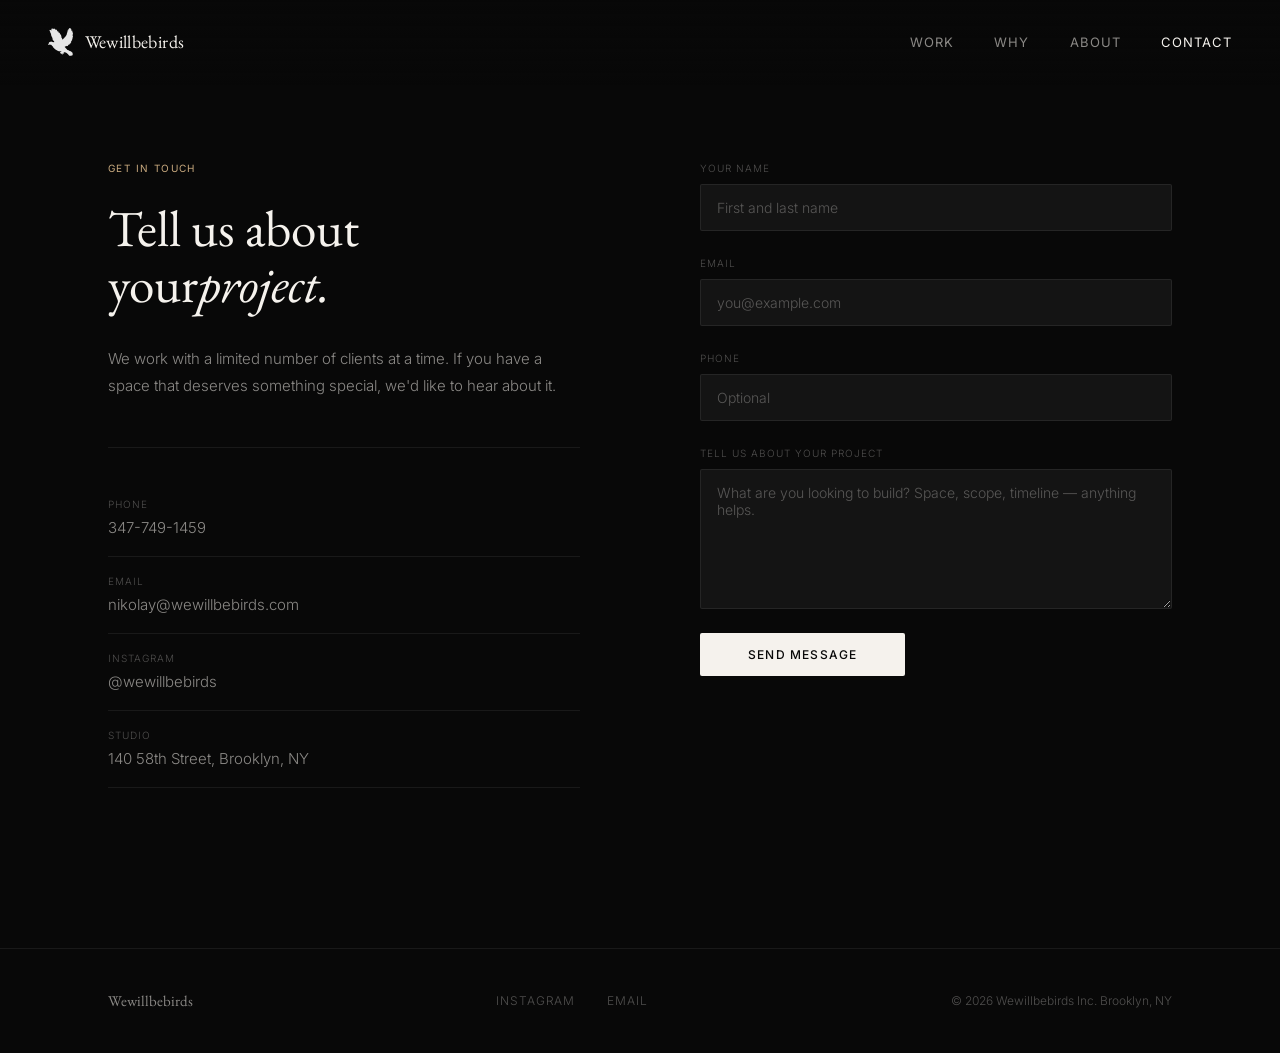
<file: contact.html>
<!DOCTYPE html>
<html lang="en">
<head>
  <meta charset="UTF-8" />
  <meta name="viewport" content="width=device-width, initial-scale=1.0" />
  <title>Contact — Wewillbebirds</title>
  <link rel="preconnect" href="https://fonts.googleapis.com" />
  <link rel="preconnect" href="https://fonts.gstatic.com" crossorigin />
  <link href="https://fonts.googleapis.com/css2?family=EB+Garamond:ital,wght@0,400;0,500;1,400&family=Inter:wght@300;400;500&display=swap" rel="stylesheet" />
  <link rel="stylesheet" href="style.css" />
  <style>
    .contact-wrap { padding: 160px 48px; max-width: 1160px; margin: 0 auto; }
    .contact-grid { display: grid; grid-template-columns: 1fr 1fr; gap: 120px; align-items: start; }
    .contact-label { font-size: 10px; font-weight: 400; letter-spacing: 0.14em; text-transform: uppercase; color: var(--accent); margin-bottom: 24px; }
    .contact-title { font-family: var(--font-serif); font-size: clamp(36px, 4vw, 54px); font-weight: 400; line-height: 1.1; margin-bottom: 32px; }
    .contact-note { font-size: 15px; color: var(--white-dim); line-height: 1.8; margin-bottom: 48px; }
    .contact-direct { border-top: 1px solid var(--border); padding-top: 32px; }
    .contact-direct-item { display: flex; flex-direction: column; gap: 4px; padding: 16px 0; border-bottom: 1px solid var(--border); }
    .contact-direct-label { font-size: 10px; letter-spacing: 0.1em; text-transform: uppercase; color: var(--white-muted); }
    .contact-direct-value { font-size: 15px; color: var(--white-dim); }
    .contact-direct-value a { transition: color 0.2s; }
    .contact-direct-value a:hover { color: var(--white); }
    .form { display: flex; flex-direction: column; gap: 24px; }
    .form-field { display: flex; flex-direction: column; gap: 8px; }
    .form-label { font-size: 10px; letter-spacing: 0.1em; text-transform: uppercase; color: var(--white-muted); }
    .form-input, .form-textarea {
      background: var(--card);
      border: 1px solid var(--border);
      border-radius: 2px;
      padding: 14px 16px;
      font-family: var(--font-sans);
      font-size: 14px;
      font-weight: 300;
      color: var(--white);
      outline: none;
      transition: border-color 0.2s;
      width: 100%;
    }
    .form-input:focus, .form-textarea:focus { border-color: rgba(200,169,126,0.4); }
    .form-input::placeholder, .form-textarea::placeholder { color: var(--white-muted); }
    .form-textarea { resize: vertical; min-height: 140px; }
    .form-submit {
      align-self: flex-start;
      padding: 14px 48px;
      background: var(--white);
      color: var(--black);
      font-family: var(--font-sans);
      font-size: 12px;
      font-weight: 500;
      letter-spacing: 0.1em;
      text-transform: uppercase;
      border: none;
      border-radius: 2px;
      cursor: pointer;
      transition: background 0.2s;
    }
    .form-submit:hover { background: var(--accent); }
    @media (max-width: 900px) { .contact-grid { grid-template-columns: 1fr; gap: 60px; } .contact-wrap { padding: 120px 24px; } }
  </style>
</head>
<body>
  <nav class="nav">
    <a href="index.html" class="nav-logo"><img src="assets/logo.png" alt="Wewillbebirds" />Wewillbebirds</a>
    <div class="nav-links">
      <a href="work.html">Work</a>
      <a href="why.html">Why</a>
      <a href="about.html">About</a>
      <a href="contact.html" style="color:var(--white)">Contact</a>
    </div>
  </nav>

  <div class="contact-wrap">
    <div class="contact-grid">
      <div>
        <p class="contact-label" id="txt-contact-label">Get in touch</p>
        <h1 class="contact-title">
          <span id="txt-contact-title-1">Tell us about</span><br />
          <span id="txt-contact-title-2">your </span><em id="txt-contact-title-em">project.</em>
        </h1>
        <p class="contact-note" id="txt-contact-note">
          We work with a limited number of clients at a time. 
          If you have a space that deserves something special, 
          we'd like to hear about it.
        </p>
        <div class="contact-direct">
          <div class="contact-direct-item">
            <span class="contact-direct-label" id="txt-contact-phone-label">Phone</span>
            <span class="contact-direct-value">
              <a id="link-contact-phone" href="tel:+13477491459">347-749-1459</a>
            </span>
          </div>
          <div class="contact-direct-item">
            <span class="contact-direct-label" id="txt-contact-email-label">Email</span>
            <span class="contact-direct-value">
              <a id="link-contact-email" href="mailto:nikolay@wewillbebirds.com">nikolay@wewillbebirds.com</a>
            </span>
          </div>
          <div class="contact-direct-item">
            <span class="contact-direct-label" id="txt-contact-instagram-label">Instagram</span>
            <span class="contact-direct-value">
              <a id="link-contact-instagram" href="https://instagram.com/wewillbebirds" target="_blank">@wewillbebirds</a>
            </span>
          </div>
          <div class="contact-direct-item">
            <span class="contact-direct-label" id="txt-contact-studio-label">Studio</span>
            <span class="contact-direct-value" id="txt-contact-studio-value">140 58th Street, Brooklyn, NY</span>
          </div>
        </div>
      </div>

      <form class="form" name="contact" method="POST" data-netlify="true">
        <div class="form-field">
          <label class="form-label" id="txt-form-name-label" for="name">Your name</label>
          <input class="form-input" type="text" id="name" name="name" placeholder="First and last name" required />
        </div>
        <div class="form-field">
          <label class="form-label" id="txt-form-email-label" for="email">Email</label>
          <input class="form-input" type="email" id="email" name="email" placeholder="you@example.com" required />
        </div>
        <div class="form-field">
          <label class="form-label" id="txt-form-phone-label" for="phone">Phone</label>
          <input class="form-input" type="tel" id="phone" name="phone" placeholder="Optional" />
        </div>
        <div class="form-field">
          <label class="form-label" id="txt-form-project-label" for="project">Tell us about your project</label>
          <textarea class="form-textarea" id="project" name="project" placeholder="What are you looking to build? Space, scope, timeline — anything helps." required></textarea>
        </div>
        <button type="submit" class="form-submit" id="btn-form-submit">Send message</button>
      </form>
    </div>
  </div>

  <footer class="footer">
    <div class="container footer-inner">
      <span class="footer-logo">Wewillbebirds</span>
      <div class="footer-links">
        <a href="https://instagram.com/wewillbebirds" target="_blank">Instagram</a>
        <a href="mailto:nikolay@wewillbebirds.com">Email</a>
      </div>
      <span class="footer-copy" id="txt-footer-copy">© 2026 Wewillbebirds Inc. Brooklyn, NY</span>
    </div>
  </footer>

  <script>
    Promise.all([
      fetch('/_content/contact.json').then(function(r){return r.json();}),
      fetch('/_content/global.json').then(function(r){return r.json();})
    ]).then(function(res){
      var d = res[0], g = res[1];
      // Intro text
      if(d.label)      document.getElementById('txt-contact-label').textContent    = d.label;
      if(d.title_line1) document.getElementById('txt-contact-title-1').textContent = d.title_line1;
      if(d.title_line2) document.getElementById('txt-contact-title-2').textContent = d.title_line2;
      if(d.title_em)    document.getElementById('txt-contact-title-em').textContent = d.title_em;
      if(d.note)        document.getElementById('txt-contact-note').textContent    = d.note;
      // Contact details — update both visible text and href
      if(d.phone_label) document.getElementById('txt-contact-phone-label').textContent = d.phone_label;
      if(d.phone_value) {
        var phoneLink = document.getElementById('link-contact-phone');
        phoneLink.textContent = d.phone_value;
        if(d.phone_href) phoneLink.href = d.phone_href;
      }
      if(d.email_label) document.getElementById('txt-contact-email-label').textContent = d.email_label;
      if(d.email_value) {
        var emailLink = document.getElementById('link-contact-email');
        emailLink.textContent = d.email_value;
        if(d.email_href) emailLink.href = d.email_href;
      }
      if(d.instagram_label) document.getElementById('txt-contact-instagram-label').textContent = d.instagram_label;
      if(d.instagram_value) {
        var igLink = document.getElementById('link-contact-instagram');
        igLink.textContent = d.instagram_value;
        if(d.instagram_href) igLink.href = d.instagram_href;
      }
      if(d.studio_label) document.getElementById('txt-contact-studio-label').textContent = d.studio_label;
      if(d.studio_value) document.getElementById('txt-contact-studio-value').textContent = d.studio_value;
      // Form labels + placeholders
      if(d.form_name_label)        document.getElementById('txt-form-name-label').textContent    = d.form_name_label;
      if(d.form_name_placeholder)  document.getElementById('name').placeholder                  = d.form_name_placeholder;
      if(d.form_email_label)       document.getElementById('txt-form-email-label').textContent   = d.form_email_label;
      if(d.form_email_placeholder) document.getElementById('email').placeholder                 = d.form_email_placeholder;
      if(d.form_phone_label)       document.getElementById('txt-form-phone-label').textContent   = d.form_phone_label;
      if(d.form_phone_placeholder) document.getElementById('phone').placeholder                 = d.form_phone_placeholder;
      if(d.form_project_label)        document.getElementById('txt-form-project-label').textContent = d.form_project_label;
      if(d.form_project_placeholder)  document.getElementById('project').placeholder             = d.form_project_placeholder;
      if(d.form_submit_text) document.getElementById('btn-form-submit').textContent = d.form_submit_text;
      // Footer (global)
      if(g.footer_copy) document.getElementById('txt-footer-copy').textContent = g.footer_copy;
    }).catch(function(){});
  </script>
</body>
</html>
</file>
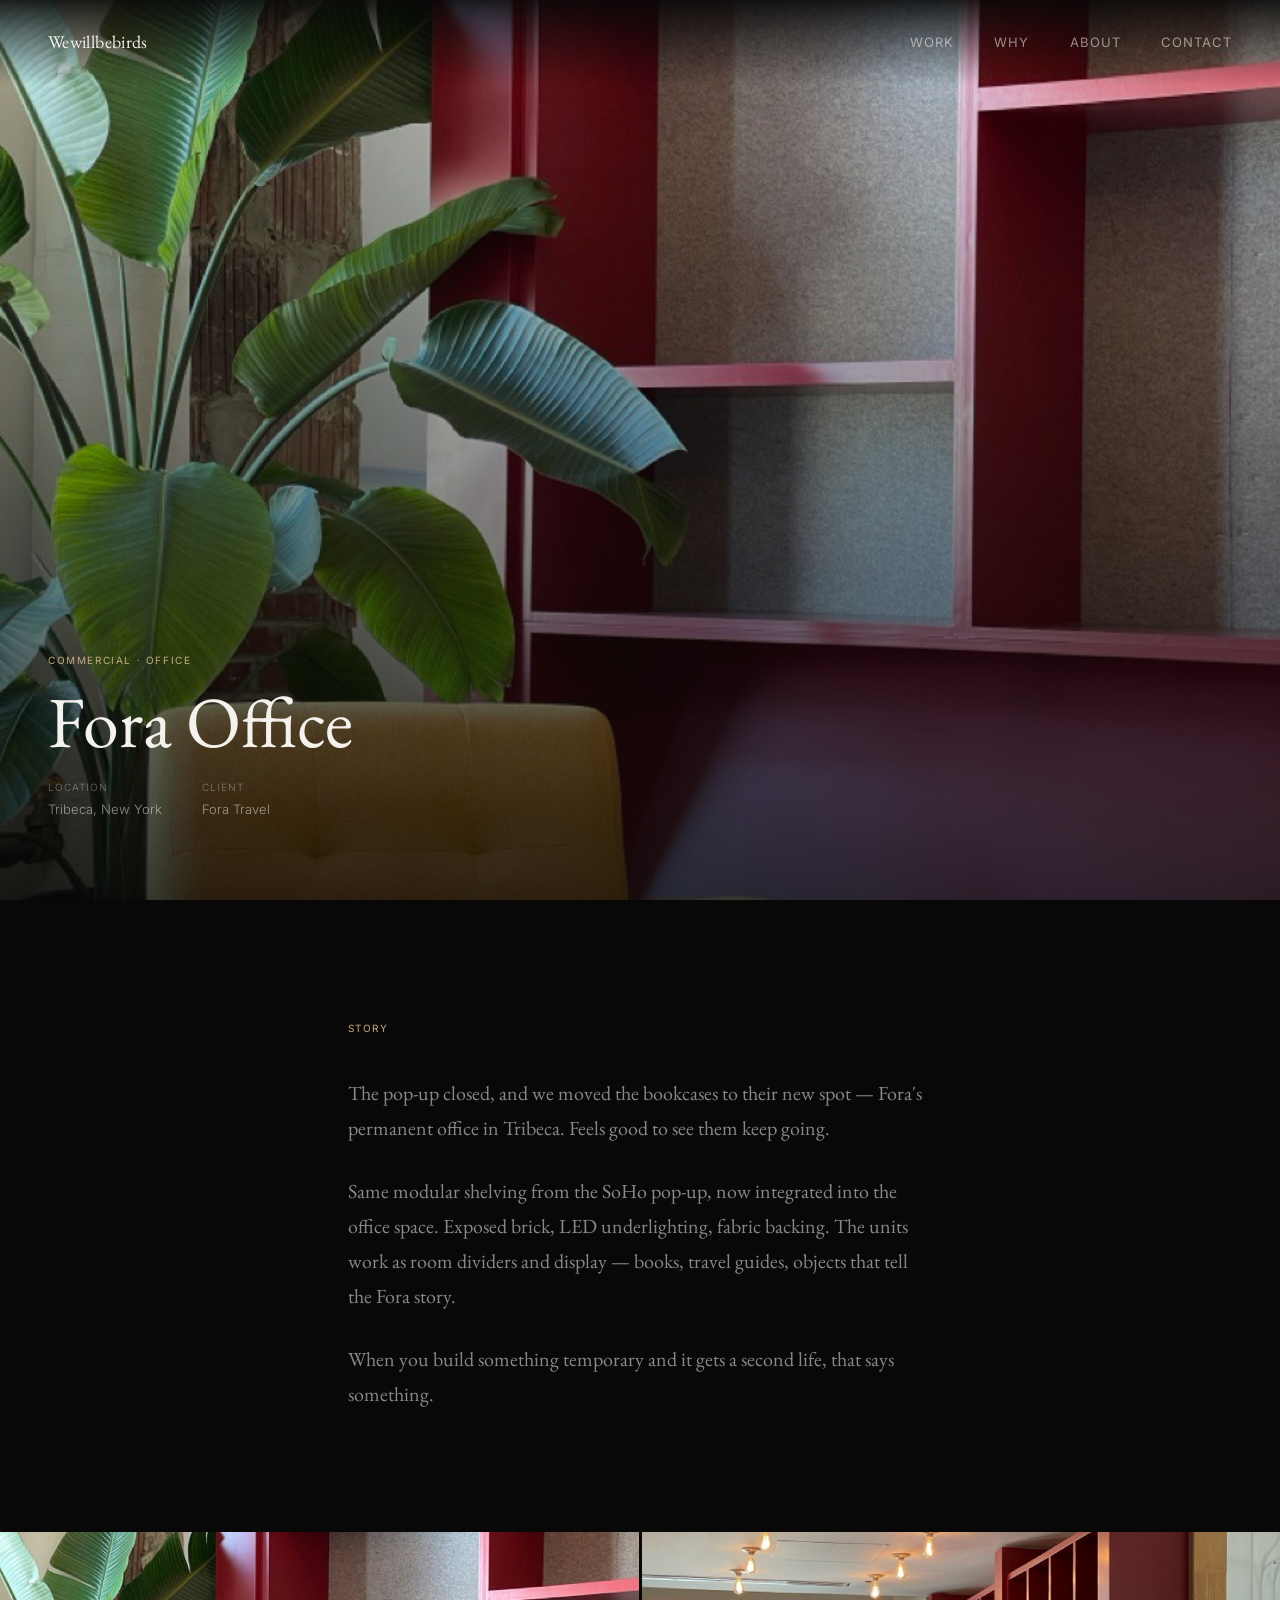
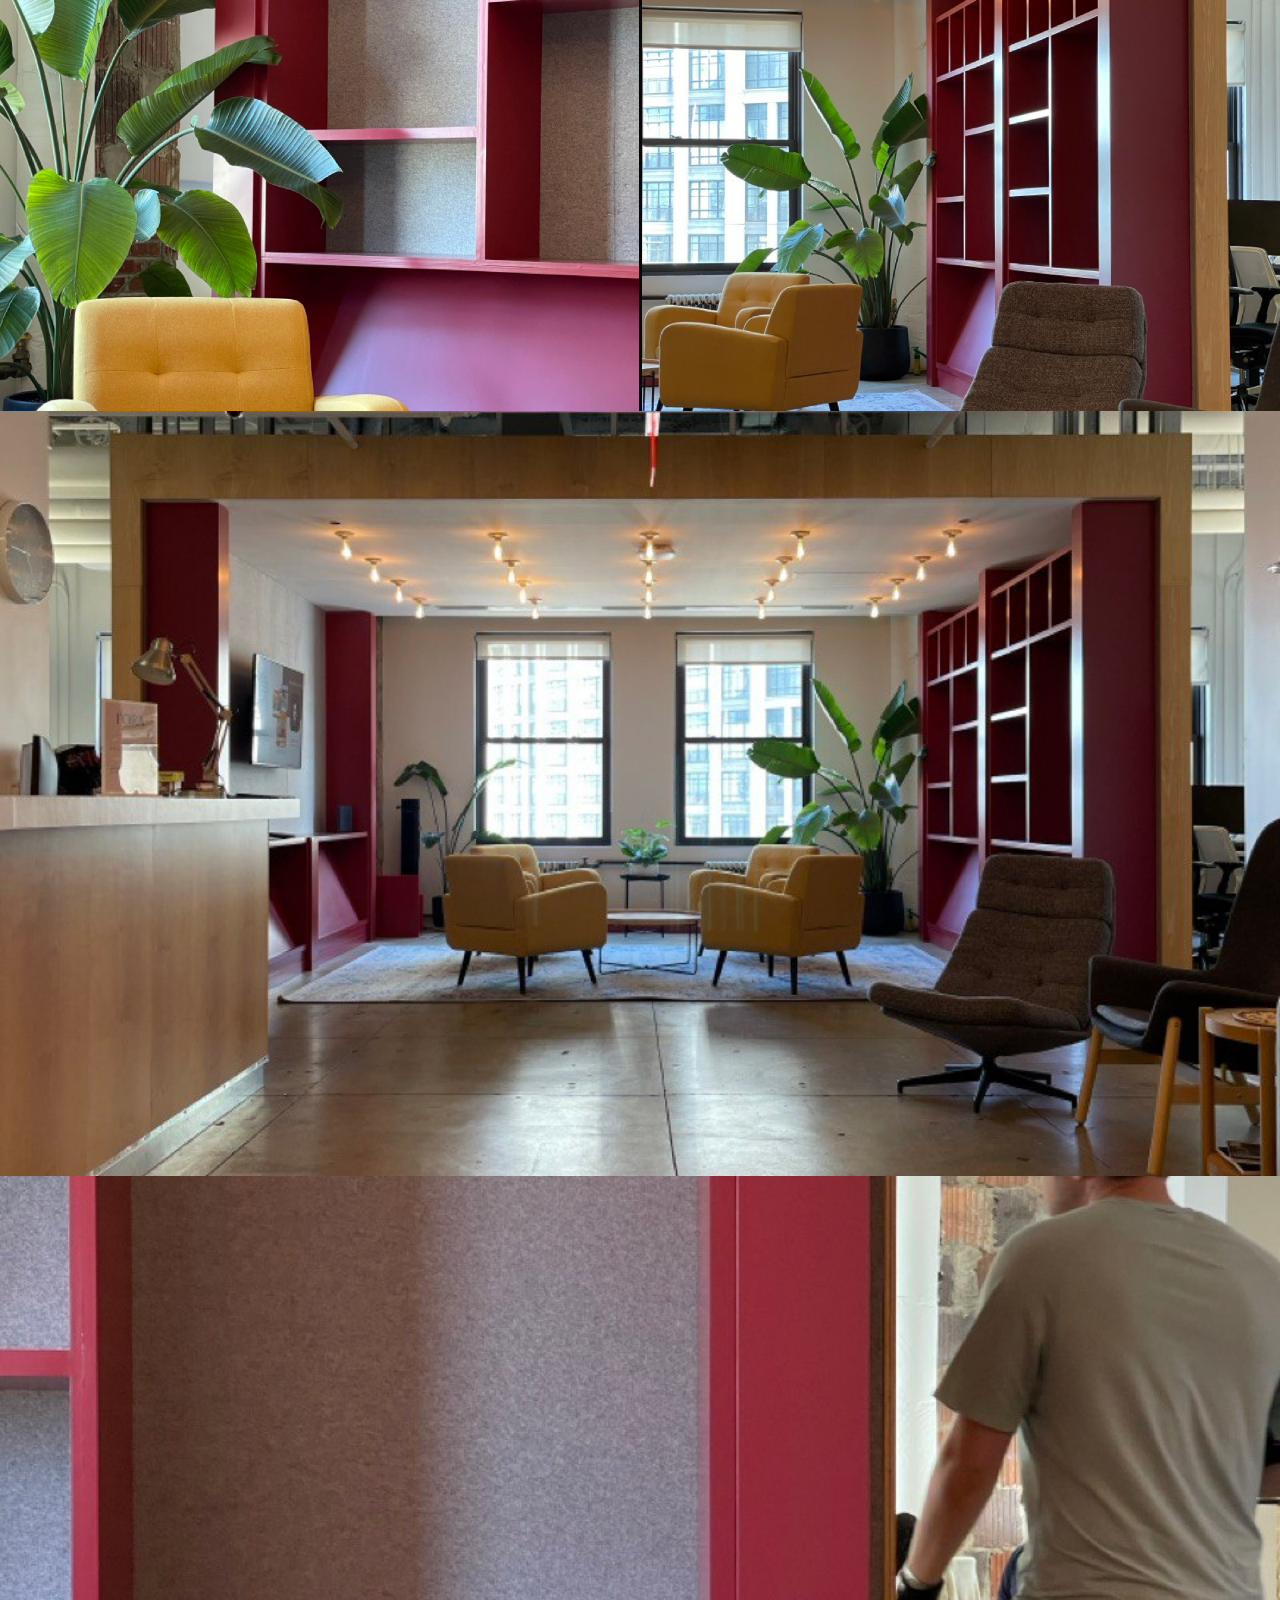
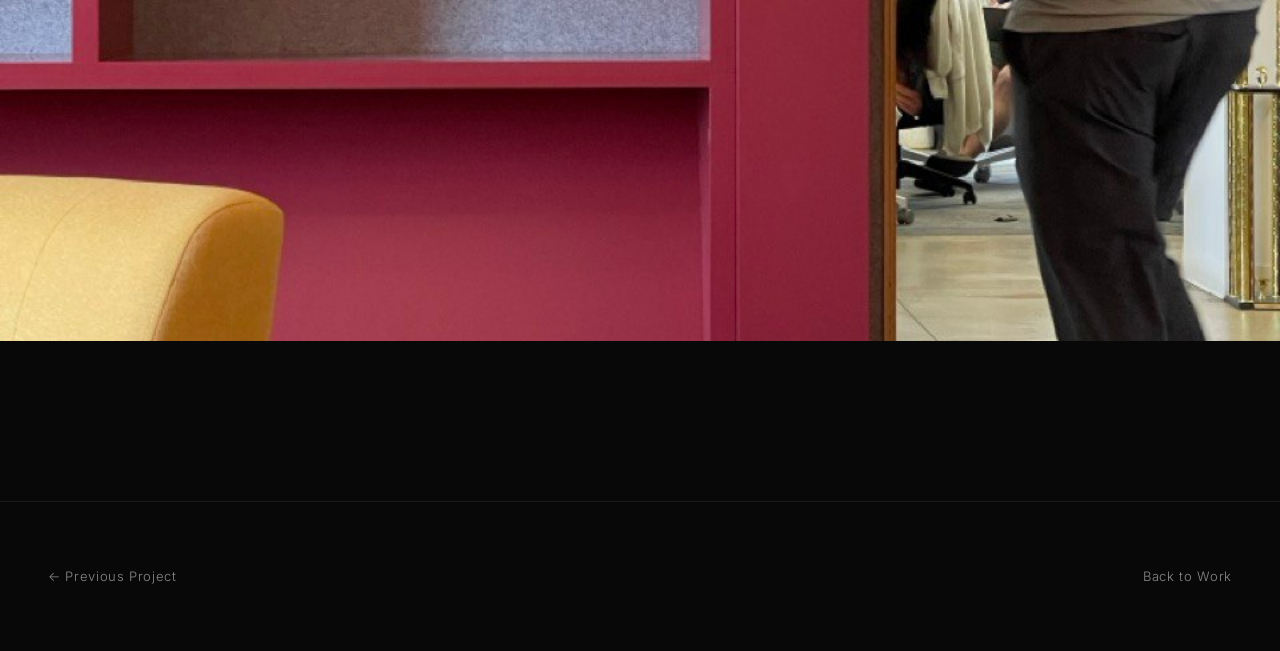
<file: project-fora-office.html>
<!DOCTYPE html>
<html lang="en">
<head>
  <meta charset="UTF-8" />
  <meta name="viewport" content="width=device-width, initial-scale=1.0" />
  <title>Fora Office — Wewillbebirds</title>
  <link rel="preconnect" href="https://fonts.googleapis.com" />
  <link rel="preconnect" href="https://fonts.gstatic.com" crossorigin />
  <link href="https://fonts.googleapis.com/css2?family=EB+Garamond:ital,wght@0,400;0,500;1,400&family=Inter:wght@300;400;500&display=swap" rel="stylesheet" />
  <link rel="stylesheet" href="style.css" />
  <style>
    .project-hero {
      position: relative;
      height: 100vh;
      overflow: hidden;
      display: flex;
      align-items: flex-end;
    }
    .project-hero-img {
      position: absolute;
      inset: 0;
      width: 100%;
      height: 100%;
      object-fit: cover;
      object-position: center;
    }
    .project-hero-overlay {
      position: absolute;
      inset: 0;
      background: linear-gradient(to bottom, rgba(8,8,8,0.05) 0%, rgba(8,8,8,0.8) 100%);
    }
    .project-hero-content {
      position: relative;
      z-index: 2;
      padding: 0 48px 80px;
    }
    .project-tag {
      font-size: 10px;
      font-weight: 400;
      letter-spacing: 0.16em;
      text-transform: uppercase;
      color: var(--accent);
      margin-bottom: 16px;
    }
    .project-hero-title {
      font-family: var(--font-serif);
      font-size: clamp(40px, 6vw, 72px);
      font-weight: 400;
      line-height: 1.05;
      margin-bottom: 20px;
    }
    .project-meta {
      display: flex;
      gap: 40px;
    }
    .project-meta-item {
      display: flex;
      flex-direction: column;
      gap: 4px;
    }
    .project-meta-label {
      font-size: 10px;
      letter-spacing: 0.1em;
      text-transform: uppercase;
      color: rgba(245,242,237,0.4);
    }
    .project-meta-value {
      font-size: 13px;
      color: var(--white-dim);
    }

    .photo-grid { display: grid; gap: 3px; }
    .photo-grid--2col { grid-template-columns: 1fr 1fr; }
    .photo-item { overflow: hidden; background: var(--card); }
    .photo-item img { width: 100%; height: 100%; object-fit: cover; display: block; transition: transform 0.6s ease; }
    .photo-item:hover img { transform: scale(1.02); }
    .photo-item--auto { aspect-ratio: 4/3; }
    .photo-full { width: 100%; }
    .photo-full img { width: 100%; max-height: 85vh; object-fit: cover; display: block; }

    .story-section { padding: 120px 0; }
    .story-inner { max-width: 680px; margin: 0 auto; padding: 0 48px; }
    .story-label {
      font-size: 10px;
      font-weight: 400;
      letter-spacing: 0.14em;
      text-transform: uppercase;
      color: var(--accent);
      margin-bottom: 40px;
    }
    .story-text {
      font-family: var(--font-serif);
      font-size: clamp(16px, 1.8vw, 20px);
      line-height: 1.75;
      color: var(--white-dim);
    }
    .story-text p { margin-bottom: 1.4em; }
    .story-text p:last-child { margin-bottom: 0; }

    .footer-nav {
      margin-top: 160px;
      padding: 64px 48px;
      border-top: 1px solid rgba(245,242,237,0.08);
    }
    .footer-nav-inner {
      max-width: 1200px;
      margin: 0 auto;
      display: flex;
      justify-content: space-between;
      align-items: center;
    }
    .footer-nav-link {
      font-size: 13px;
      letter-spacing: 0.05em;
      text-decoration: none;
      color: var(--white-dim);
      transition: color 0.2s ease;
    }
    .footer-nav-link:hover { color: var(--accent); }
  </style>
</head>
<body>
  <!-- Nav -->
  <nav class="nav">
    <a href="index.html" class="nav-logo">Wewillbebirds</a>
    <div class="nav-links">
      <a href="work.html">Work</a>
      <a href="why.html">Why</a>
      <a href="about.html">About</a>
      <a href="contact.html">Contact</a>
    </div>
  </nav>

  <!-- Hero -->
  <section class="project-hero">
    <img src="assets/images/projects/fora-office/fora-office-01.jpg" alt="Fora office shelving in Tribeca" class="project-hero-img" />
    <div class="project-hero-overlay"></div>
    <div class="project-hero-content">
      <div class="project-tag">Commercial · Office</div>
      <h1 class="project-hero-title">Fora Office</h1>
      <div class="project-meta">
        <div class="project-meta-item">
          <span class="project-meta-label">Location</span>
          <span class="project-meta-value">Tribeca, New York</span>
        </div>
        <div class="project-meta-item">
          <span class="project-meta-label">Client</span>
          <span class="project-meta-value">Fora Travel</span>
        </div>
      </div>
    </div>
  </section>

  <!-- Story -->
  <section class="story-section">
    <div class="story-inner">
      <div class="story-label">Story</div>
      <div class="story-text">
        <p>The pop-up closed, and we moved the bookcases to their new spot — Fora's permanent office in Tribeca. Feels good to see them keep going.</p>
        
        <p>Same modular shelving from the SoHo pop-up, now integrated into the office space. Exposed brick, LED underlighting, fabric backing. The units work as room dividers and display — books, travel guides, objects that tell the Fora story.</p>
        
        <p>When you build something temporary and it gets a second life, that says something.</p>
      </div>
    </div>
  </section>

  <!-- Photos: Main space views -->
  <div class="photo-grid photo-grid--2col">
    <div class="photo-item photo-item--auto">
      <img src="assets/images/projects/fora-office/fora-office-01.jpg" alt="Coral shelving with yellow chair and exposed brick" />
    </div>
    <div class="photo-item photo-item--auto">
      <img src="assets/images/projects/fora-office/fora-office-02.jpg" alt="Full office context with LED lighting" />
    </div>
  </div>

  <!-- Photo: Full space -->
  <div class="photo-full">
    <img src="assets/images/projects/fora-office/fora-office-03.jpg" alt="Wide view of office space with shelving and ceiling detail" />
  </div>

  <!-- Photo: Detail with person for scale -->
  <div class="photo-full">
    <img src="assets/images/projects/fora-office/fora-office-04.jpg" alt="Shelving detail showing room divider function" />
  </div>

  <!-- Footer nav -->
  <div class="footer-nav">
    <div class="footer-nav-inner">
      <a href="project-fora-popup.html" class="footer-nav-link">← Previous Project</a>
      <a href="work.html" class="footer-nav-link">Back to Work</a>
    </div>
  </div>
</body>
</html>
</file>
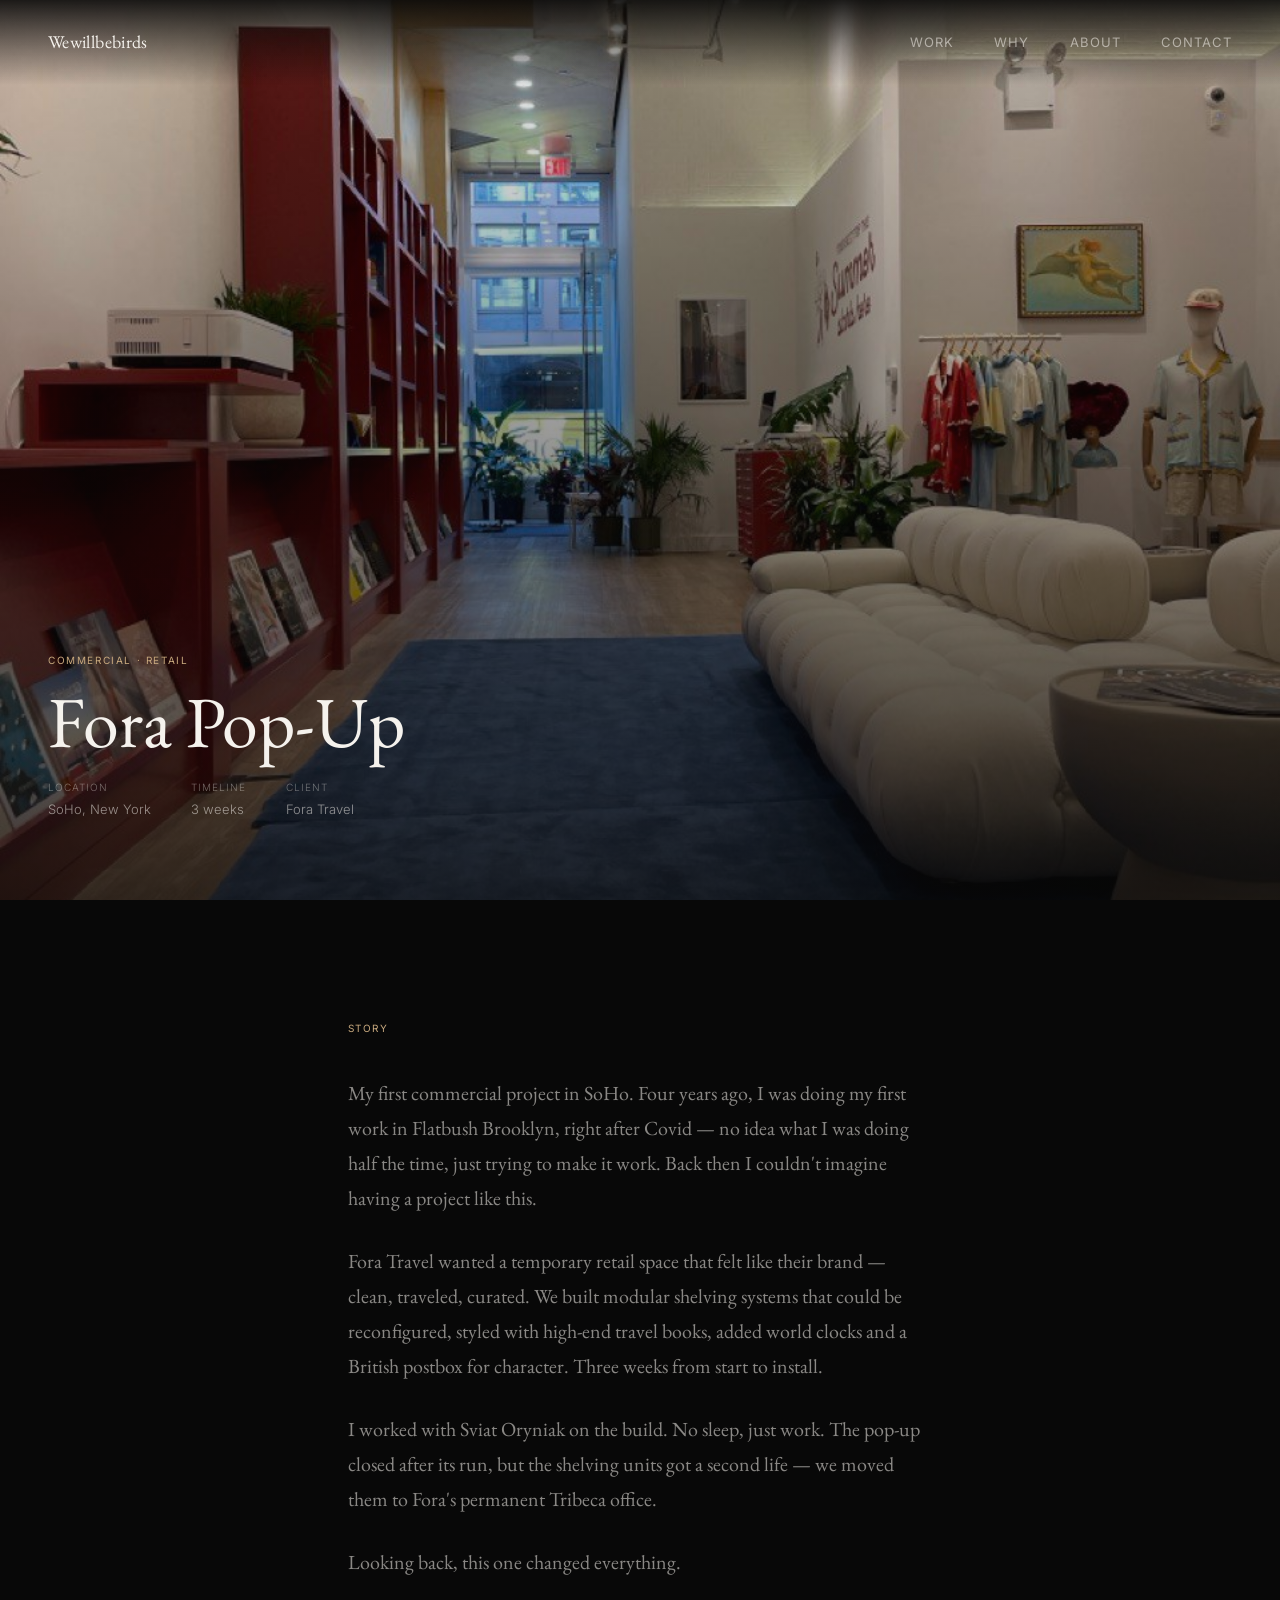
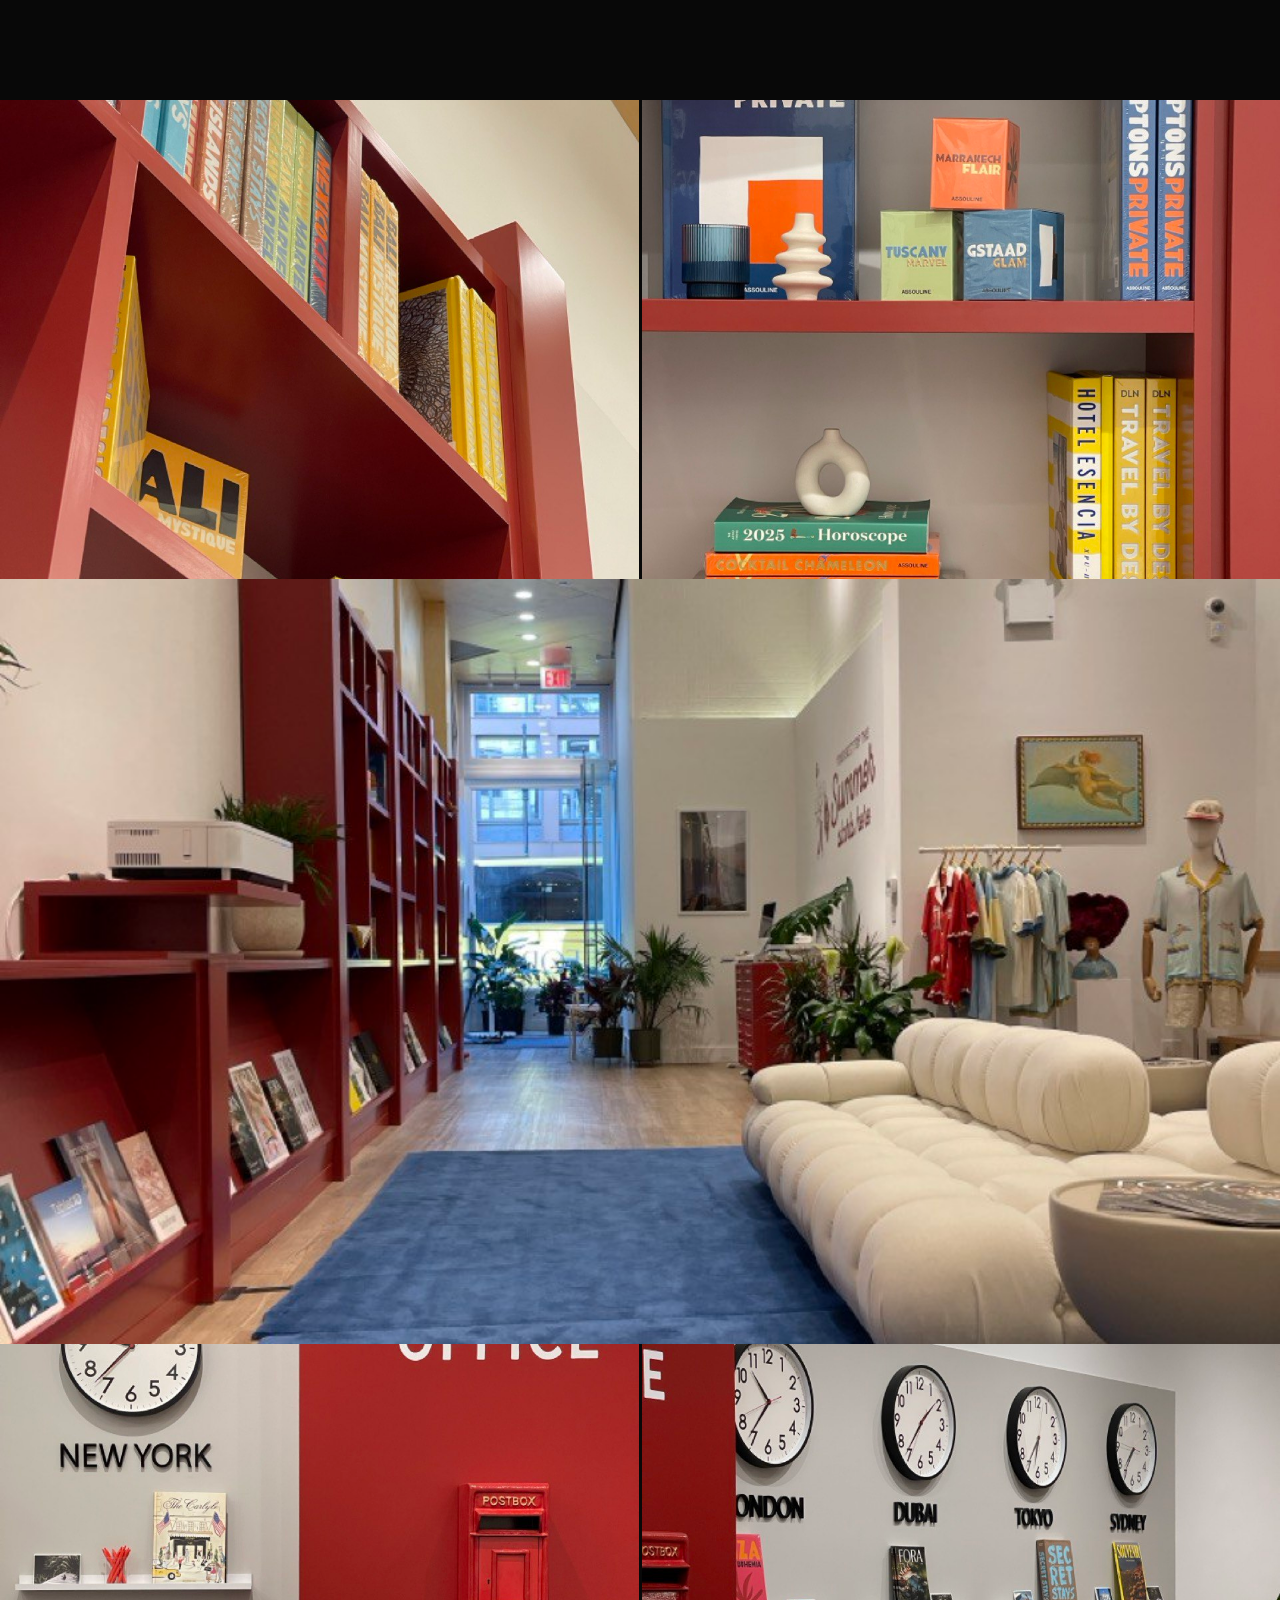
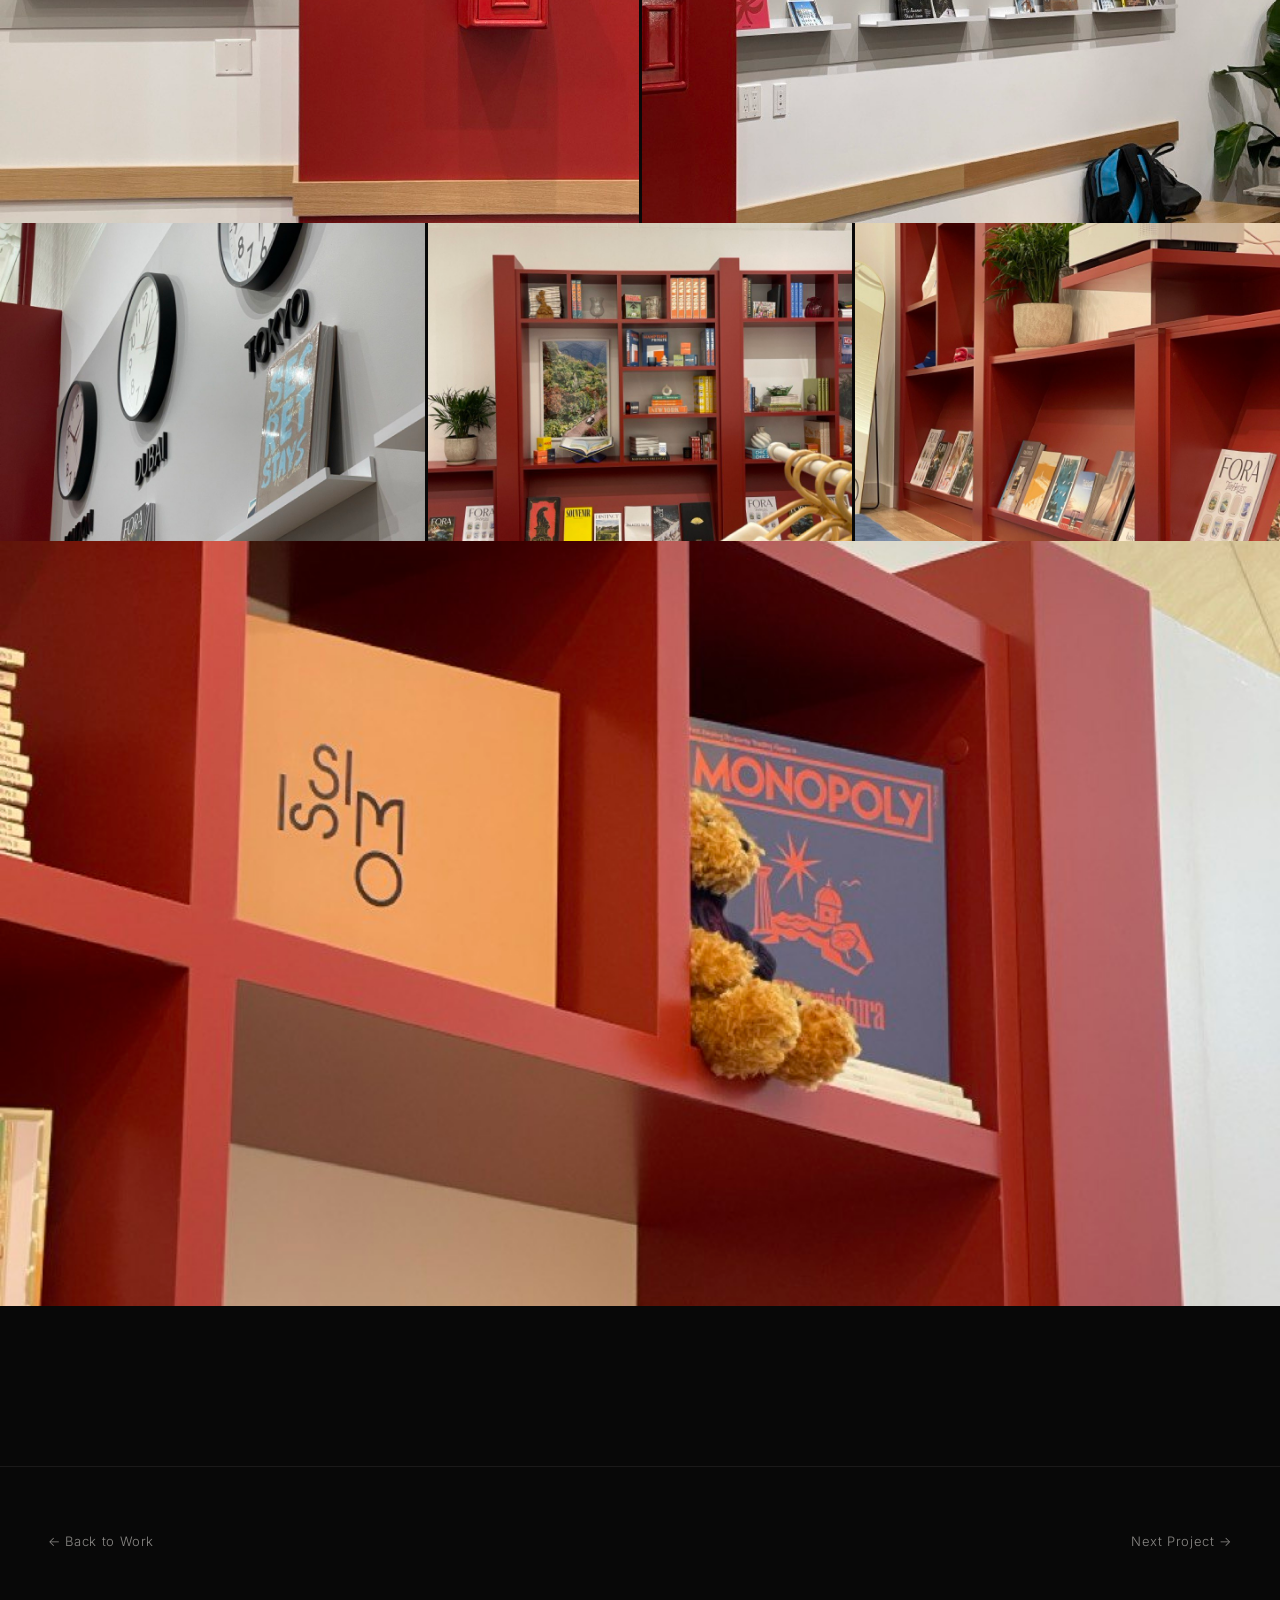
<file: project-fora-popup.html>
<!DOCTYPE html>
<html lang="en">
<head>
  <meta charset="UTF-8" />
  <meta name="viewport" content="width=device-width, initial-scale=1.0" />
  <title>Fora Pop-Up — Wewillbebirds</title>
  <link rel="preconnect" href="https://fonts.googleapis.com" />
  <link rel="preconnect" href="https://fonts.gstatic.com" crossorigin />
  <link href="https://fonts.googleapis.com/css2?family=EB+Garamond:ital,wght@0,400;0,500;1,400&family=Inter:wght@300;400;500&display=swap" rel="stylesheet" />
  <link rel="stylesheet" href="style.css" />
  <style>
    .project-hero {
      position: relative;
      height: 100vh;
      overflow: hidden;
      display: flex;
      align-items: flex-end;
    }
    .project-hero-img {
      position: absolute;
      inset: 0;
      width: 100%;
      height: 100%;
      object-fit: cover;
      object-position: center;
    }
    .project-hero-overlay {
      position: absolute;
      inset: 0;
      background: linear-gradient(to bottom, rgba(8,8,8,0.05) 0%, rgba(8,8,8,0.8) 100%);
    }
    .project-hero-content {
      position: relative;
      z-index: 2;
      padding: 0 48px 80px;
    }
    .project-tag {
      font-size: 10px;
      font-weight: 400;
      letter-spacing: 0.16em;
      text-transform: uppercase;
      color: var(--accent);
      margin-bottom: 16px;
    }
    .project-hero-title {
      font-family: var(--font-serif);
      font-size: clamp(40px, 6vw, 72px);
      font-weight: 400;
      line-height: 1.05;
      margin-bottom: 20px;
    }
    .project-meta {
      display: flex;
      gap: 40px;
    }
    .project-meta-item {
      display: flex;
      flex-direction: column;
      gap: 4px;
    }
    .project-meta-label {
      font-size: 10px;
      letter-spacing: 0.1em;
      text-transform: uppercase;
      color: rgba(245,242,237,0.4);
    }
    .project-meta-value {
      font-size: 13px;
      color: var(--white-dim);
    }

    .photo-grid { display: grid; gap: 3px; }
    .photo-grid--2col { grid-template-columns: 1fr 1fr; }
    .photo-grid--3col { grid-template-columns: 1fr 1fr 1fr; }
    .photo-item { overflow: hidden; background: var(--card); }
    .photo-item img { width: 100%; height: 100%; object-fit: cover; display: block; transition: transform 0.6s ease; }
    .photo-item:hover img { transform: scale(1.02); }
    .photo-item--tall { aspect-ratio: 3/4; }
    .photo-item--wide { aspect-ratio: 16/9; }
    .photo-item--square { aspect-ratio: 1; }
    .photo-item--auto { aspect-ratio: 4/3; }
    .photo-full { width: 100%; }
    .photo-full img { width: 100%; max-height: 85vh; object-fit: cover; display: block; }

    .story-section { padding: 120px 0; }
    .story-inner { max-width: 680px; margin: 0 auto; padding: 0 48px; }
    .story-label {
      font-size: 10px;
      font-weight: 400;
      letter-spacing: 0.14em;
      text-transform: uppercase;
      color: var(--accent);
      margin-bottom: 40px;
    }
    .story-text {
      font-family: var(--font-serif);
      font-size: clamp(16px, 1.8vw, 20px);
      line-height: 1.75;
      color: var(--white-dim);
    }
    .story-text p { margin-bottom: 1.4em; }
    .story-text p:last-child { margin-bottom: 0; }

    .footer-nav {
      margin-top: 160px;
      padding: 64px 48px;
      border-top: 1px solid rgba(245,242,237,0.08);
    }
    .footer-nav-inner {
      max-width: 1200px;
      margin: 0 auto;
      display: flex;
      justify-content: space-between;
      align-items: center;
    }
    .footer-nav-link {
      font-size: 13px;
      letter-spacing: 0.05em;
      text-decoration: none;
      color: var(--white-dim);
      transition: color 0.2s ease;
    }
    .footer-nav-link:hover { color: var(--accent); }
  </style>
</head>
<body>
  <!-- Nav -->
  <nav class="nav">
    <a href="index.html" class="nav-logo">Wewillbebirds</a>
    <div class="nav-links">
      <a href="work.html">Work</a>
      <a href="why.html">Why</a>
      <a href="about.html">About</a>
      <a href="contact.html">Contact</a>
    </div>
  </nav>

  <!-- Hero -->
  <section class="project-hero">
    <img src="assets/images/projects/fora-popup/fora-popup-06.jpg" alt="Fora pop-up retail space" class="project-hero-img" />
    <div class="project-hero-overlay"></div>
    <div class="project-hero-content">
      <div class="project-tag">Commercial · Retail</div>
      <h1 class="project-hero-title">Fora Pop-Up</h1>
      <div class="project-meta">
        <div class="project-meta-item">
          <span class="project-meta-label">Location</span>
          <span class="project-meta-value">SoHo, New York</span>
        </div>
        <div class="project-meta-item">
          <span class="project-meta-label">Timeline</span>
          <span class="project-meta-value">3 weeks</span>
        </div>
        <div class="project-meta-item">
          <span class="project-meta-label">Client</span>
          <span class="project-meta-value">Fora Travel</span>
        </div>
      </div>
    </div>
  </section>

  <!-- Story -->
  <section class="story-section">
    <div class="story-inner">
      <div class="story-label">Story</div>
      <div class="story-text">
        <p>My first commercial project in SoHo. Four years ago, I was doing my first work in Flatbush Brooklyn, right after Covid — no idea what I was doing half the time, just trying to make it work. Back then I couldn't imagine having a project like this.</p>
        
        <p>Fora Travel wanted a temporary retail space that felt like their brand — clean, traveled, curated. We built modular shelving systems that could be reconfigured, styled with high-end travel books, added world clocks and a British postbox for character. Three weeks from start to install.</p>
        
        <p>I worked with Sviat Oryniak on the build. No sleep, just work. The pop-up closed after its run, but the shelving units got a second life — we moved them to Fora's permanent Tribeca office.</p>
        
        <p>Looking back, this one changed everything.</p>
      </div>
    </div>
  </section>

  <!-- Photos: Detail shots -->
  <div class="photo-grid photo-grid--2col">
    <div class="photo-item photo-item--auto">
      <img src="assets/images/projects/fora-popup/fora-popup-01.jpg" alt="Coral shelving detail with styled books" />
    </div>
    <div class="photo-item photo-item--auto">
      <img src="assets/images/projects/fora-popup/fora-popup-05.jpg" alt="Close-up of Assouline books and styling" />
    </div>
  </div>

  <!-- Photo: Full space -->
  <div class="photo-full">
    <img src="assets/images/projects/fora-popup/fora-popup-06.jpg" alt="Full retail space with red shelving and seating" />
  </div>

  <!-- Photos: World clocks wall -->
  <div class="photo-grid photo-grid--2col">
    <div class="photo-item photo-item--auto">
      <img src="assets/images/projects/fora-popup/fora-popup-09.jpg" alt="OUT of OFFICE wall with British postbox" />
    </div>
    <div class="photo-item photo-item--auto">
      <img src="assets/images/projects/fora-popup/fora-popup-08.jpg" alt="World clocks installation with floating shelves" />
    </div>
  </div>

  <!-- Photos: Shelving variations -->
  <div class="photo-grid photo-grid--3col">
    <div class="photo-item photo-item--auto">
      <img src="assets/images/projects/fora-popup/fora-popup-02.jpg" alt="White floating shelves with travel guides" />
    </div>
    <div class="photo-item photo-item--auto">
      <img src="assets/images/projects/fora-popup/fora-popup-04.jpg" alt="Shelving unit with landscape photo insert" />
    </div>
    <div class="photo-item photo-item--auto">
      <img src="assets/images/projects/fora-popup/fora-popup-07.jpg" alt="Deep red shelving close-up with angled display" />
    </div>
  </div>

  <!-- Photo: Pendant lighting detail -->
  <div class="photo-full">
    <img src="assets/images/projects/fora-popup/fora-popup-03.jpg" alt="Brass pendant lights over coral shelving" />
  </div>

  <!-- Footer nav -->
  <div class="footer-nav">
    <div class="footer-nav-inner">
      <a href="work.html" class="footer-nav-link">← Back to Work</a>
      <a href="project-fora-office.html" class="footer-nav-link">Next Project →</a>
    </div>
  </div>
</body>
</html>
</file>
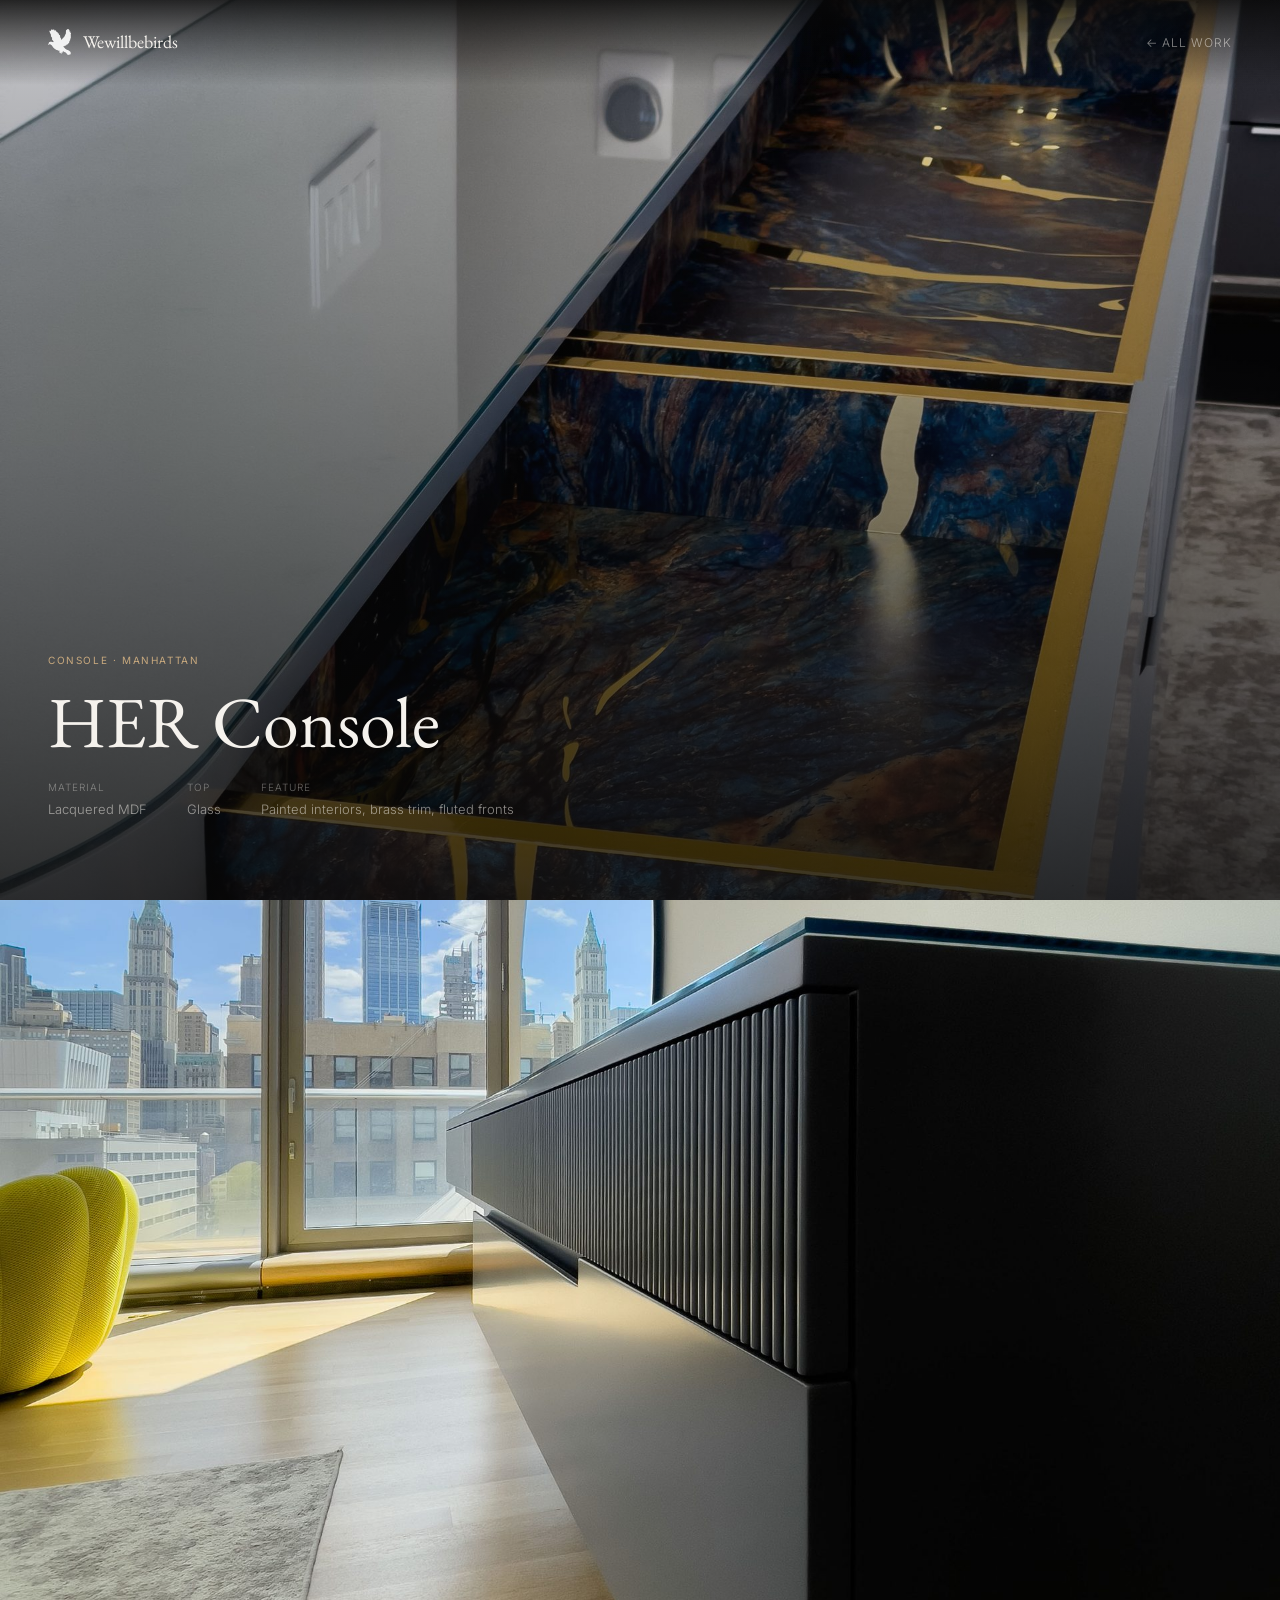
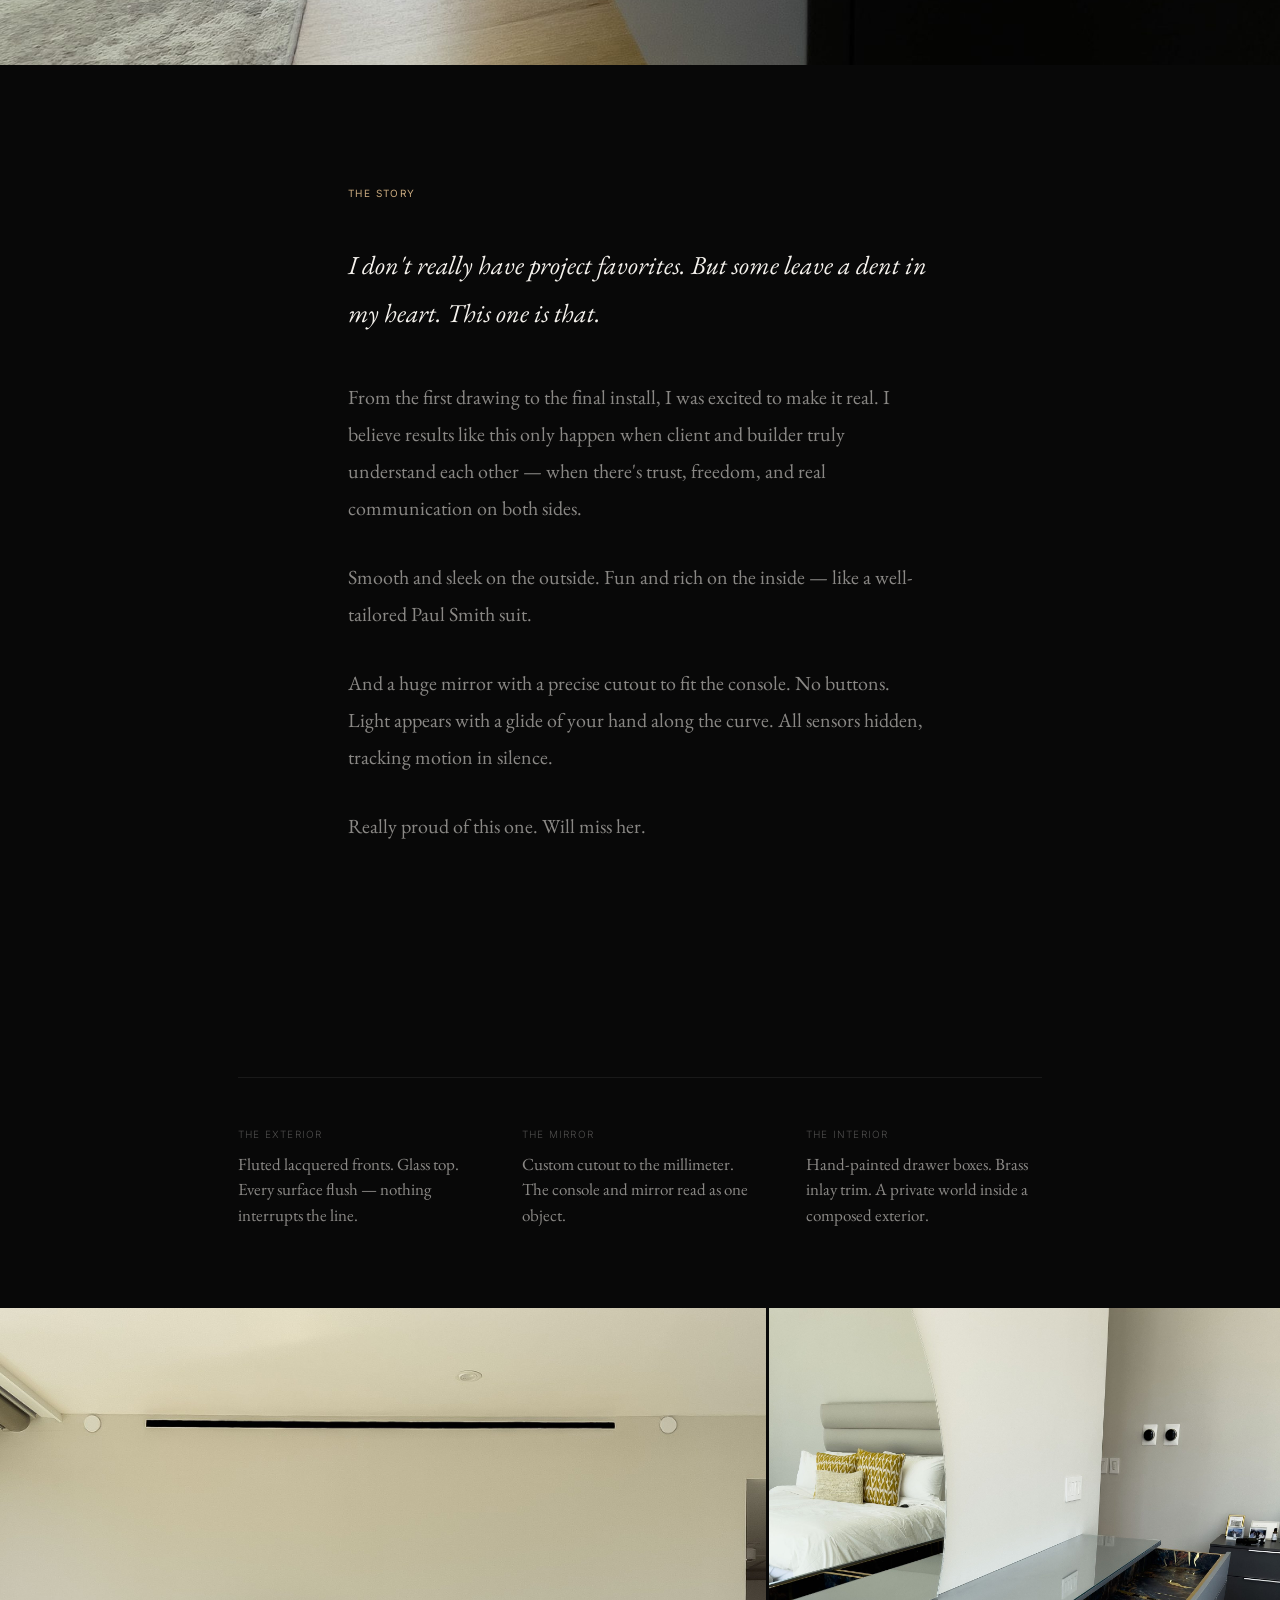
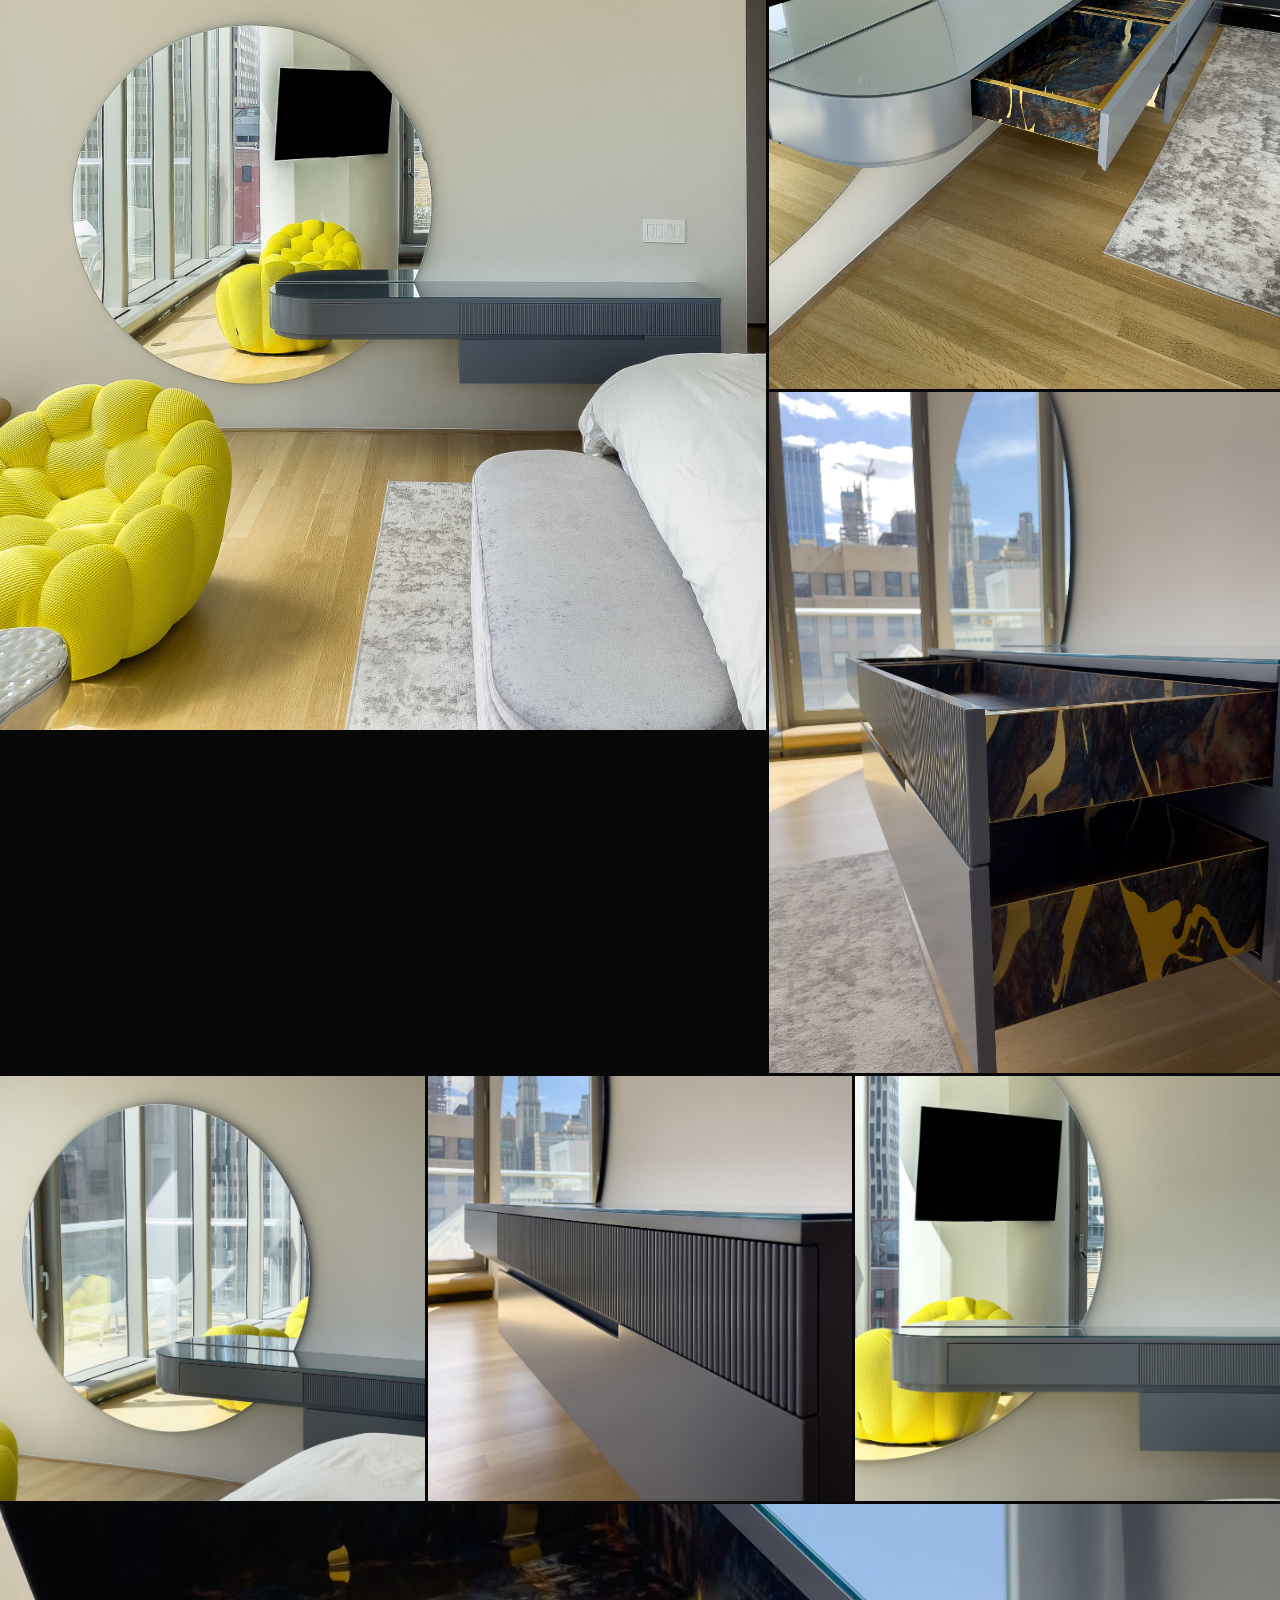
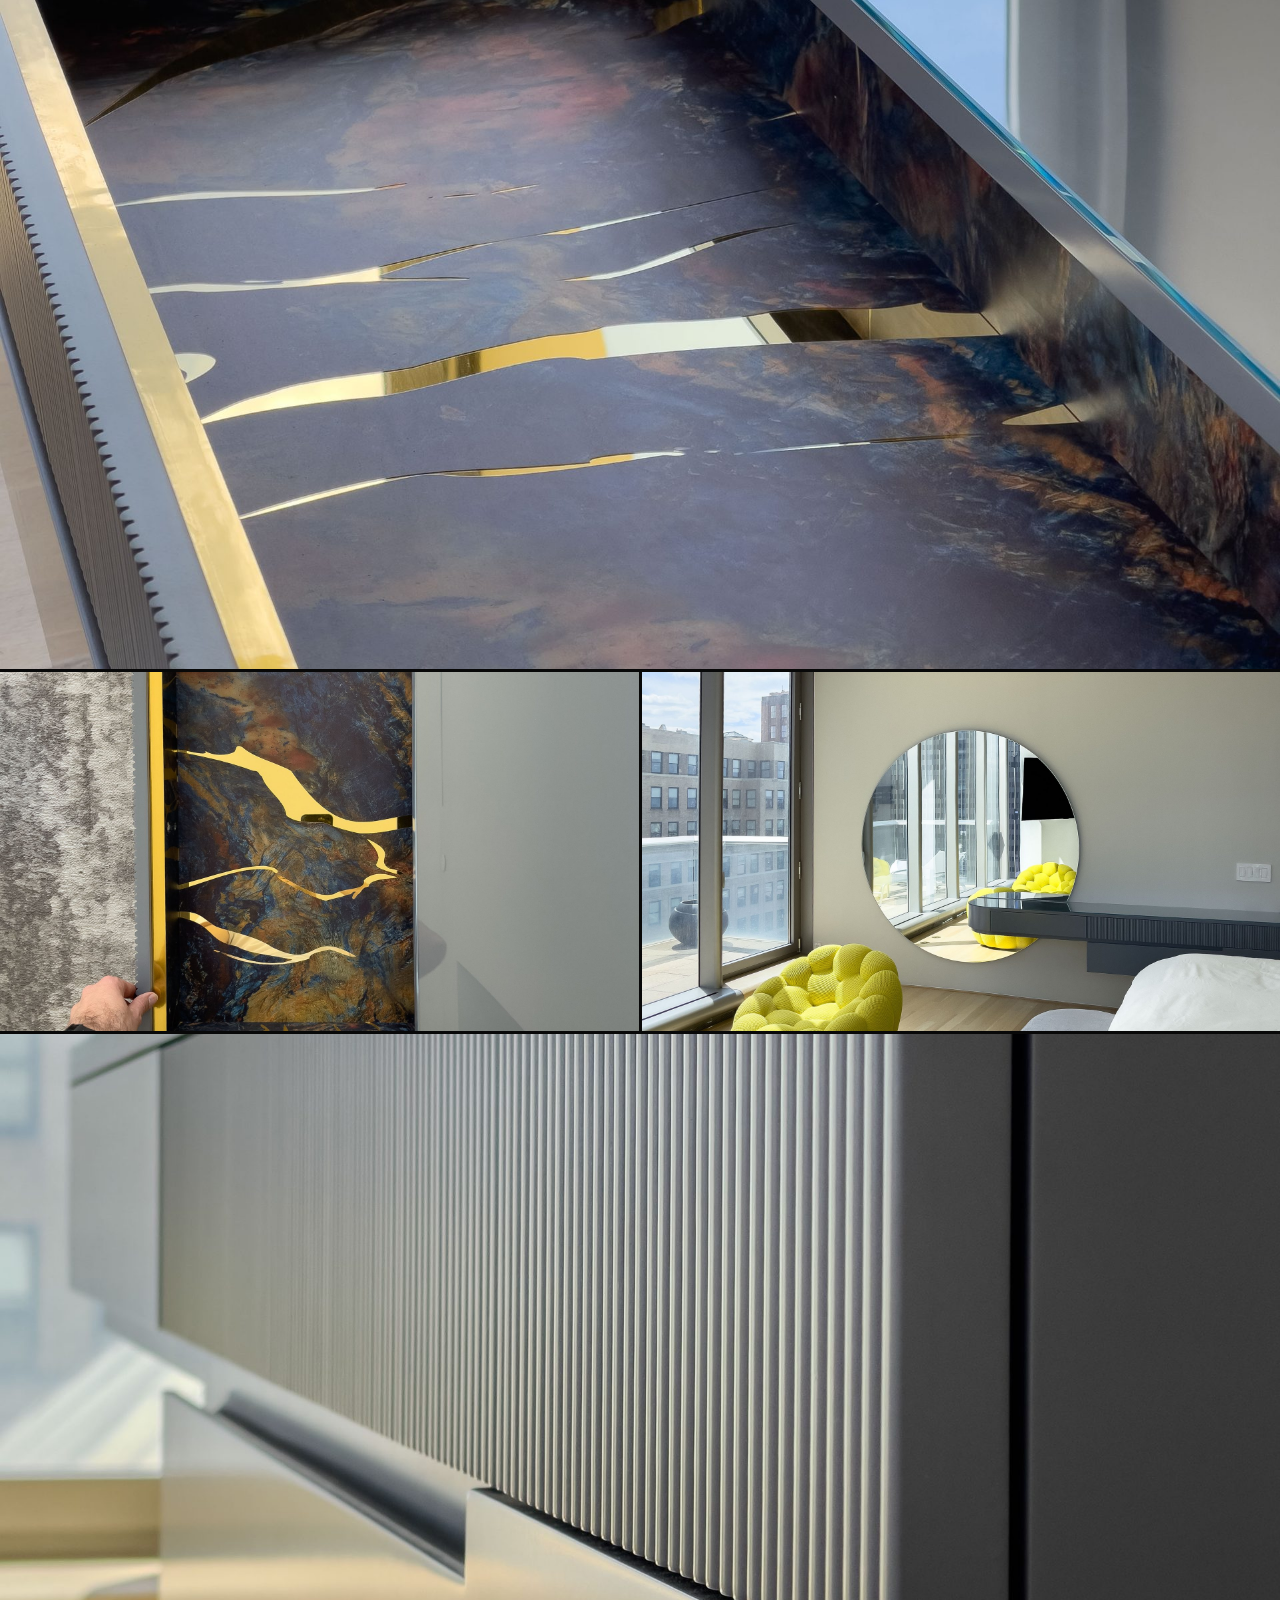
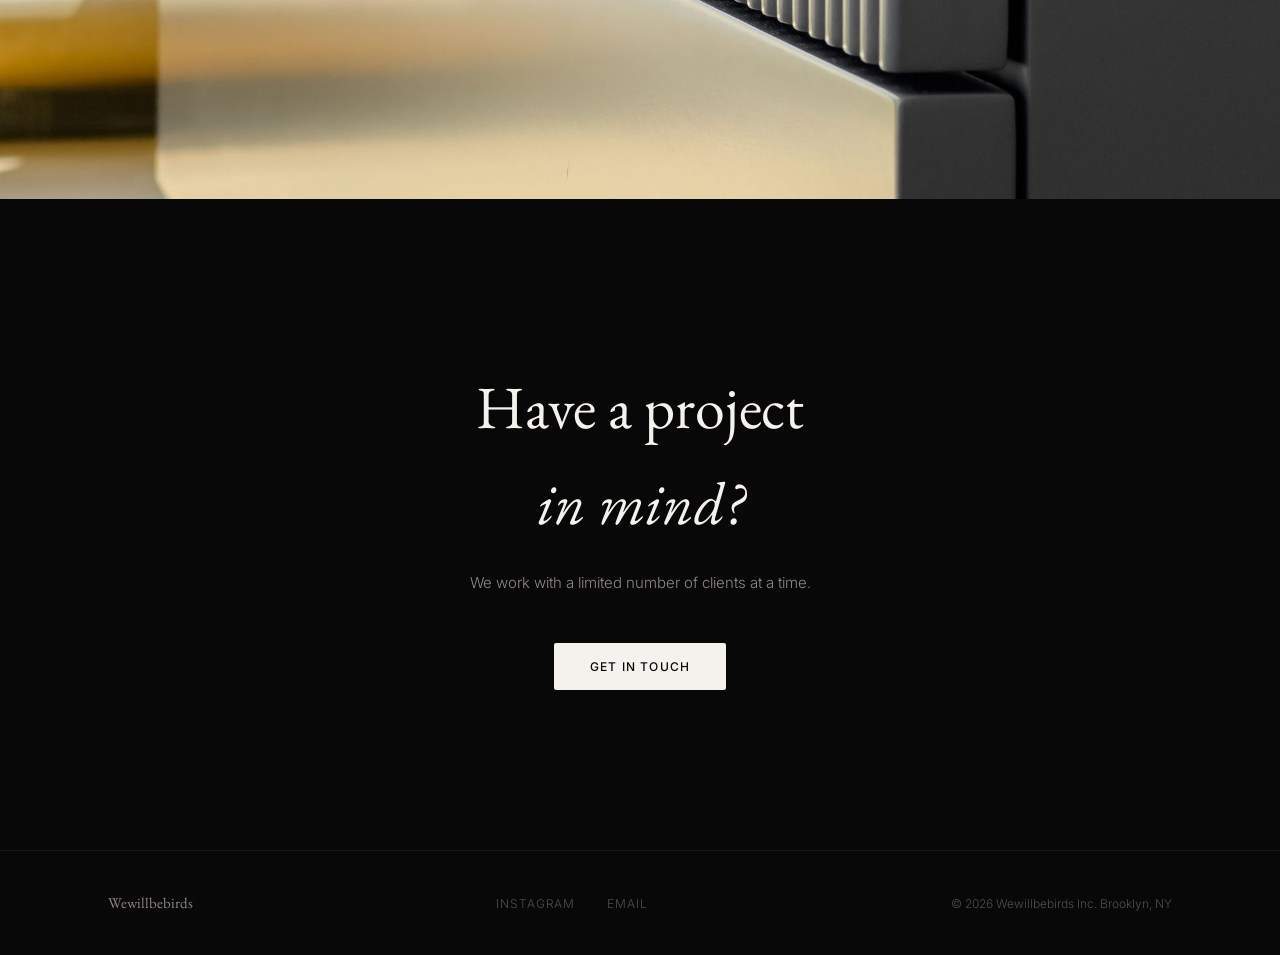
<file: project-her.html>
<!DOCTYPE html>
<html lang="en">
<head>
  <meta charset="UTF-8" />
  <meta name="viewport" content="width=device-width, initial-scale=1.0" />
  <title>HER Console — Wewillbebirds</title>
  <link rel="preconnect" href="https://fonts.googleapis.com" />
  <link rel="preconnect" href="https://fonts.gstatic.com" crossorigin />
  <link href="https://fonts.googleapis.com/css2?family=EB+Garamond:ital,wght@0,400;0,500;1,400&family=Inter:wght@300;400;500&display=swap" rel="stylesheet" />
  <link rel="stylesheet" href="style.css" />
  <style>
    .project-hero {
      position: relative;
      height: 100vh;
      overflow: hidden;
      display: flex;
      align-items: flex-end;
    }
    .project-hero-img {
      position: absolute;
      inset: 0;
      width: 100%;
      height: 100%;
      object-fit: cover;
      object-position: center 30%;
    }
    .project-hero-overlay {
      position: absolute;
      inset: 0;
      background: linear-gradient(to bottom, rgba(8,8,8,0.05) 0%, rgba(8,8,8,0.8) 100%);
    }
    .project-hero-content {
      position: relative;
      z-index: 2;
      padding: 0 48px 80px;
    }
    .project-tag {
      font-size: 10px;
      font-weight: 400;
      letter-spacing: 0.16em;
      text-transform: uppercase;
      color: var(--accent);
      margin-bottom: 16px;
    }
    .project-hero-title {
      font-family: var(--font-serif);
      font-size: clamp(40px, 6vw, 72px);
      font-weight: 400;
      line-height: 1.05;
      margin-bottom: 20px;
    }
    .project-meta {
      display: flex;
      gap: 40px;
    }
    .project-meta-item {
      display: flex;
      flex-direction: column;
      gap: 4px;
    }
    .project-meta-label {
      font-size: 10px;
      letter-spacing: 0.1em;
      text-transform: uppercase;
      color: rgba(245,242,237,0.4);
    }
    .project-meta-value {
      font-size: 13px;
      color: var(--white-dim);
    }

    /* Photo layouts */
    .photo-grid { display: grid; gap: 3px; }
    .photo-grid--2col { grid-template-columns: 1fr 1fr; }
    .photo-grid--3col { grid-template-columns: 1fr 1fr 1fr; }
    .photo-grid--left-heavy { grid-template-columns: 3fr 2fr; }
    .photo-item { overflow: hidden; background: var(--card); }
    .photo-item img { width: 100%; height: 100%; object-fit: cover; display: block; transition: transform 0.6s ease; }
    .photo-item:hover img { transform: scale(1.02); }
    .photo-item--tall { aspect-ratio: 3/4; }
    .photo-item--wide { aspect-ratio: 16/9; }
    .photo-item--square { aspect-ratio: 1; }
    .photo-item--auto { aspect-ratio: 4/3; }
    .photo-item--portrait { aspect-ratio: 2/3; }
    .photo-full { width: 100%; }
    .photo-full img { width: 100%; max-height: 85vh; object-fit: cover; display: block; }

    /* Story */
    .story-section { padding: 120px 0; }
    .story-inner { max-width: 680px; margin: 0 auto; padding: 0 48px; }
    .story-label {
      font-size: 10px;
      font-weight: 400;
      letter-spacing: 0.14em;
      text-transform: uppercase;
      color: var(--accent);
      margin-bottom: 40px;
    }
    .story-text {
      font-family: var(--font-serif);
      font-size: 20px;
      font-weight: 400;
      line-height: 1.85;
      color: var(--white-dim);
    }
    .story-text p { margin-bottom: 1.6em; }
    .story-text p:first-child { font-size: 26px; color: var(--white); font-style: italic; }

    /* Nav */
    .project-nav {
      position: fixed;
      top: 0; left: 0; right: 0;
      z-index: 100;
      display: flex;
      align-items: center;
      justify-content: space-between;
      padding: 28px 48px;
      background: linear-gradient(to bottom, rgba(8,8,8,0.85) 0%, transparent 100%);
    }
    .project-nav-logo {
      display: flex;
      align-items: center;
      gap: 12px;
      font-family: var(--font-serif);
      font-size: 18px;
      color: var(--white);
      text-decoration: none;
    }
    .project-nav-logo img { height: 26px; filter: brightness(0) invert(1); opacity: 0.9; }
    .project-nav-back {
      font-size: 12px;
      letter-spacing: 0.08em;
      text-transform: uppercase;
      color: var(--white-dim);
      text-decoration: none;
      transition: color 0.2s;
    }
    .project-nav-back:hover { color: var(--white); }

    /* Detail callout */
    .detail-callout {
      padding: 80px 48px;
      max-width: 900px;
      margin: 0 auto;
    }
    .detail-grid {
      display: grid;
      grid-template-columns: 1fr 1fr 1fr;
      gap: 48px;
      border-top: 1px solid var(--border);
      padding-top: 48px;
    }
    .detail-item {}
    .detail-label {
      font-size: 10px;
      letter-spacing: 0.12em;
      text-transform: uppercase;
      color: var(--white-muted);
      margin-bottom: 10px;
    }
    .detail-value {
      font-family: var(--font-serif);
      font-size: 17px;
      color: var(--white-dim);
      line-height: 1.5;
    }

    @media (max-width: 768px) {
      .project-hero-content { padding: 0 24px 60px; }
      .project-meta { gap: 20px; flex-wrap: wrap; }
      .photo-grid--2col, .photo-grid--3col, .photo-grid--left-heavy { grid-template-columns: 1fr; }
      .story-inner { padding: 0 24px; }
      .detail-callout { padding: 60px 24px; }
      .detail-grid { grid-template-columns: 1fr; gap: 28px; }
      .project-nav { padding: 24px; }
    }
  </style>
</head>
<body>

  <nav class="project-nav">
    <a href="index.html" class="project-nav-logo">
      <img src="assets/logo.png" alt="Wewillbebirds" />
      Wewillbebirds
    </a>
    <a href="work.html" class="project-nav-back">← All work</a>
  </nav>

  <!-- HERO -->
  <section class="project-hero">
    <img id="img-her-hero" src="assets/her/install/her-10.jpg" alt="HER Console" class="project-hero-img" />
    <div class="project-hero-overlay"></div>
    <div class="project-hero-content">
      <p class="project-tag" id="txt-her-tag">Console · Manhattan</p>
      <h1 class="project-hero-title" id="txt-her-title">HER Console</h1>
      <div class="project-meta">
        <div class="project-meta-item">
          <span class="project-meta-label" id="txt-her-meta-material-label">Material</span>
          <span class="project-meta-value" id="txt-her-material">Lacquered MDF</span>
        </div>
        <div class="project-meta-item">
          <span class="project-meta-label" id="txt-her-meta-top-label">Top</span>
          <span class="project-meta-value" id="txt-her-finish">Glass</span>
        </div>
        <div class="project-meta-item">
          <span class="project-meta-label" id="txt-her-meta-feature-label">Feature</span>
          <span class="project-meta-value" id="txt-her-feature">Painted interiors, brass trim, fluted fronts</span>
        </div>
      </div>
    </div>
  </section>

  <!-- PHOTO BLOCK 1 — dramatic side view -->
  <div class="photo-full">
    <img id="img-her-1" src="assets/her/install/her-03.jpg" alt="HER Console — NYC skyline" />
  </div>

  <!-- STORY -->
  <section class="story-section">
    <div class="story-inner">
      <p class="story-label" id="txt-her-story-label">The Story</p>
      <div class="story-text" id="txt-her-story-container">
        <p id="txt-her-story-1">I don't really have project favorites. But some leave a dent in my heart. This one is that.</p>
        <p id="txt-her-story-2">From the first drawing to the final install, I was excited to make it real. I believe results like this only happen when client and builder truly understand each other — when there's trust, freedom, and real communication on both sides.</p>
        <p id="txt-her-story-3">Smooth and sleek on the outside. Fun and rich on the inside — like a well-tailored Paul Smith suit.</p>
        <p id="txt-her-story-4">And a huge mirror with a precise cutout to fit the console. No buttons. Light appears with a glide of your hand along the curve. All sensors hidden, tracking motion in silence.</p>
        <p id="txt-her-story-5">Really proud of this one. Will miss her.</p>
      </div>
    </div>
  </section>

  <!-- DETAIL CALLOUT -->
  <div class="detail-callout">
    <div class="detail-grid">
      <div class="detail-item">
        <p class="detail-label" id="txt-her-detail-1-label">The exterior</p>
        <p class="detail-value" id="txt-her-detail-1-value">Fluted lacquered fronts. Glass top. Every surface flush — nothing interrupts the line.</p>
      </div>
      <div class="detail-item">
        <p class="detail-label" id="txt-her-detail-2-label">The mirror</p>
        <p class="detail-value" id="txt-her-detail-2-value">Custom cutout to the millimeter. The console and mirror read as one object.</p>
      </div>
      <div class="detail-item">
        <p class="detail-label" id="txt-her-detail-3-label">The interior</p>
        <p class="detail-value" id="txt-her-detail-3-value">Hand-painted drawer boxes. Brass inlay trim. A private world inside a composed exterior.</p>
      </div>
    </div>
  </div>

  <!-- PHOTO BLOCK 2 — exterior details -->
  <div class="photo-grid photo-grid--left-heavy">
    <div class="photo-item photo-item--tall">
      <img id="img-her-2" src="assets/her/install/her-06.jpg" alt="" />
    </div>
    <div class="photo-grid" style="display:grid;grid-template-rows:1fr 1fr;gap:3px;">
      <div class="photo-item">
        <img id="img-her-3" src="assets/her/install/her-09.jpg" alt="" />
      </div>
      <div class="photo-item">
        <img id="img-her-4" src="assets/her/install/her-07.jpg" alt="" />
      </div>
    </div>
  </div>

  <!-- PHOTO BLOCK 3 — three views -->
  <div class="photo-grid photo-grid--3col" style="margin-top:3px">
    <div class="photo-item photo-item--square">
      <img id="img-her-5" src="assets/her/install/her-01.jpg" alt="" />
    </div>
    <div class="photo-item photo-item--square">
      <img id="img-her-6" src="assets/her/install/her-08.jpg" alt="" />
    </div>
    <div class="photo-item photo-item--square">
      <img id="img-her-7" src="assets/her/install/her-02.jpg" alt="" />
    </div>
  </div>

  <!-- INTERIOR REVEAL -->
  <div class="photo-full" style="margin-top:3px">
    <img id="img-her-8" src="assets/her/install/her-12.jpg" alt="HER Console — interior" />
  </div>

  <!-- PHOTO BLOCK 4 — drawer details -->
  <div class="photo-grid photo-grid--2col" style="margin-top:3px">
    <div class="photo-item photo-item--wide">
      <img id="img-her-9" src="assets/her/install/her-11.jpg" alt="" />
    </div>
    <div class="photo-item photo-item--wide">
      <img id="img-her-10" src="assets/her/install/her-13.jpg" alt="" />
    </div>
  </div>

  <!-- FINAL FULL WIDTH -->
  <div class="photo-full" style="margin-top:3px">
    <img id="img-her-11" src="assets/her/install/her-05.jpg" alt="HER Console — final" />
  </div>

  <!-- CTA -->
  <section class="cta">
    <div class="container">
      <h2 class="cta-headline"><span id="txt-her-cta-headline">Have a project</span><br /><em id="txt-her-cta-em">in mind?</em></h2>
      <p class="cta-sub" id="txt-her-cta-sub">We work with a limited number of clients at a time.</p>
      <a href="contact.html" class="btn-primary">Get in touch</a>
    </div>
  </section>

  <footer class="footer">
    <div class="container footer-inner">
      <span class="footer-logo">Wewillbebirds</span>
      <div class="footer-links">
        <a href="https://instagram.com/wewillbebirds" target="_blank">Instagram</a>
        <a href="mailto:nikolay@wewillbebirds.com">Email</a>
      </div>
      <span class="footer-copy" id="txt-footer-copy">© 2026 Wewillbebirds Inc. Brooklyn, NY</span>
    </div>
  </footer>

  <script>
    Promise.all([
      fetch('/_content/her-console.json').then(function(r){return r.json();}),
      fetch('/_content/global.json').then(function(r){return r.json();})
    ]).then(function(res){
      var d = res[0], g = res[1];
      // Images
      var imgMap = {
        'img-her-hero': d.hero_image,
        'img-her-1':    d.photo_1,
        'img-her-2':    d.photo_2,
        'img-her-3':    d.photo_3,
        'img-her-4':    d.photo_4,
        'img-her-5':    d.photo_5,
        'img-her-6':    d.photo_6,
        'img-her-7':    d.photo_7,
        'img-her-8':    d.photo_8,
        'img-her-9':    d.photo_9,
        'img-her-10':   d.photo_10,
        'img-her-11':   d.photo_11
      };
      Object.keys(imgMap).forEach(function(id){
        var el = document.getElementById(id);
        if(el && imgMap[id]) el.src = imgMap[id];
      });
      // Hero text
      if(d.project_tag) document.getElementById('txt-her-tag').textContent   = d.project_tag;
      if(d.title)       document.getElementById('txt-her-title').textContent  = d.title;
      // Meta labels
      if(d.meta_material_label) document.getElementById('txt-her-meta-material-label').textContent = d.meta_material_label;
      if(d.meta_top_label)      document.getElementById('txt-her-meta-top-label').textContent      = d.meta_top_label;
      if(d.meta_feature_label)  document.getElementById('txt-her-meta-feature-label').textContent  = d.meta_feature_label;
      // Meta values
      if(d.meta_material_value) document.getElementById('txt-her-material').textContent = d.meta_material_value;
      if(d.meta_top_value)      document.getElementById('txt-her-finish').textContent   = d.meta_top_value;
      if(d.meta_feature_value)  document.getElementById('txt-her-feature').textContent  = d.meta_feature_value;
      // Story label
      if(d.story_label) document.getElementById('txt-her-story-label').textContent = d.story_label;
      // Story paragraphs — rebuild from array
      if(d.story && Array.isArray(d.story) && d.story.length) {
        var container = document.getElementById('txt-her-story-container');
        container.innerHTML = '';
        d.story.forEach(function(para){
          var p = document.createElement('p');
          p.textContent = para;
          container.appendChild(p);
        });
      }
      // Detail callouts
      if(d.detail_1_label) document.getElementById('txt-her-detail-1-label').textContent = d.detail_1_label;
      if(d.detail_1_value) document.getElementById('txt-her-detail-1-value').textContent = d.detail_1_value;
      if(d.detail_2_label) document.getElementById('txt-her-detail-2-label').textContent = d.detail_2_label;
      if(d.detail_2_value) document.getElementById('txt-her-detail-2-value').textContent = d.detail_2_value;
      if(d.detail_3_label) document.getElementById('txt-her-detail-3-label').textContent = d.detail_3_label;
      if(d.detail_3_value) document.getElementById('txt-her-detail-3-value').textContent = d.detail_3_value;
      // CTA
      if(d.cta_headline)    document.getElementById('txt-her-cta-headline').textContent = d.cta_headline;
      if(d.cta_headline_em) document.getElementById('txt-her-cta-em').textContent       = d.cta_headline_em;
      if(d.cta_sub)         document.getElementById('txt-her-cta-sub').textContent      = d.cta_sub;
      // Footer (global)
      if(g.footer_copy) document.getElementById('txt-footer-copy').textContent = g.footer_copy;
    }).catch(function(){});
  </script>

</body>
</html>
</file>
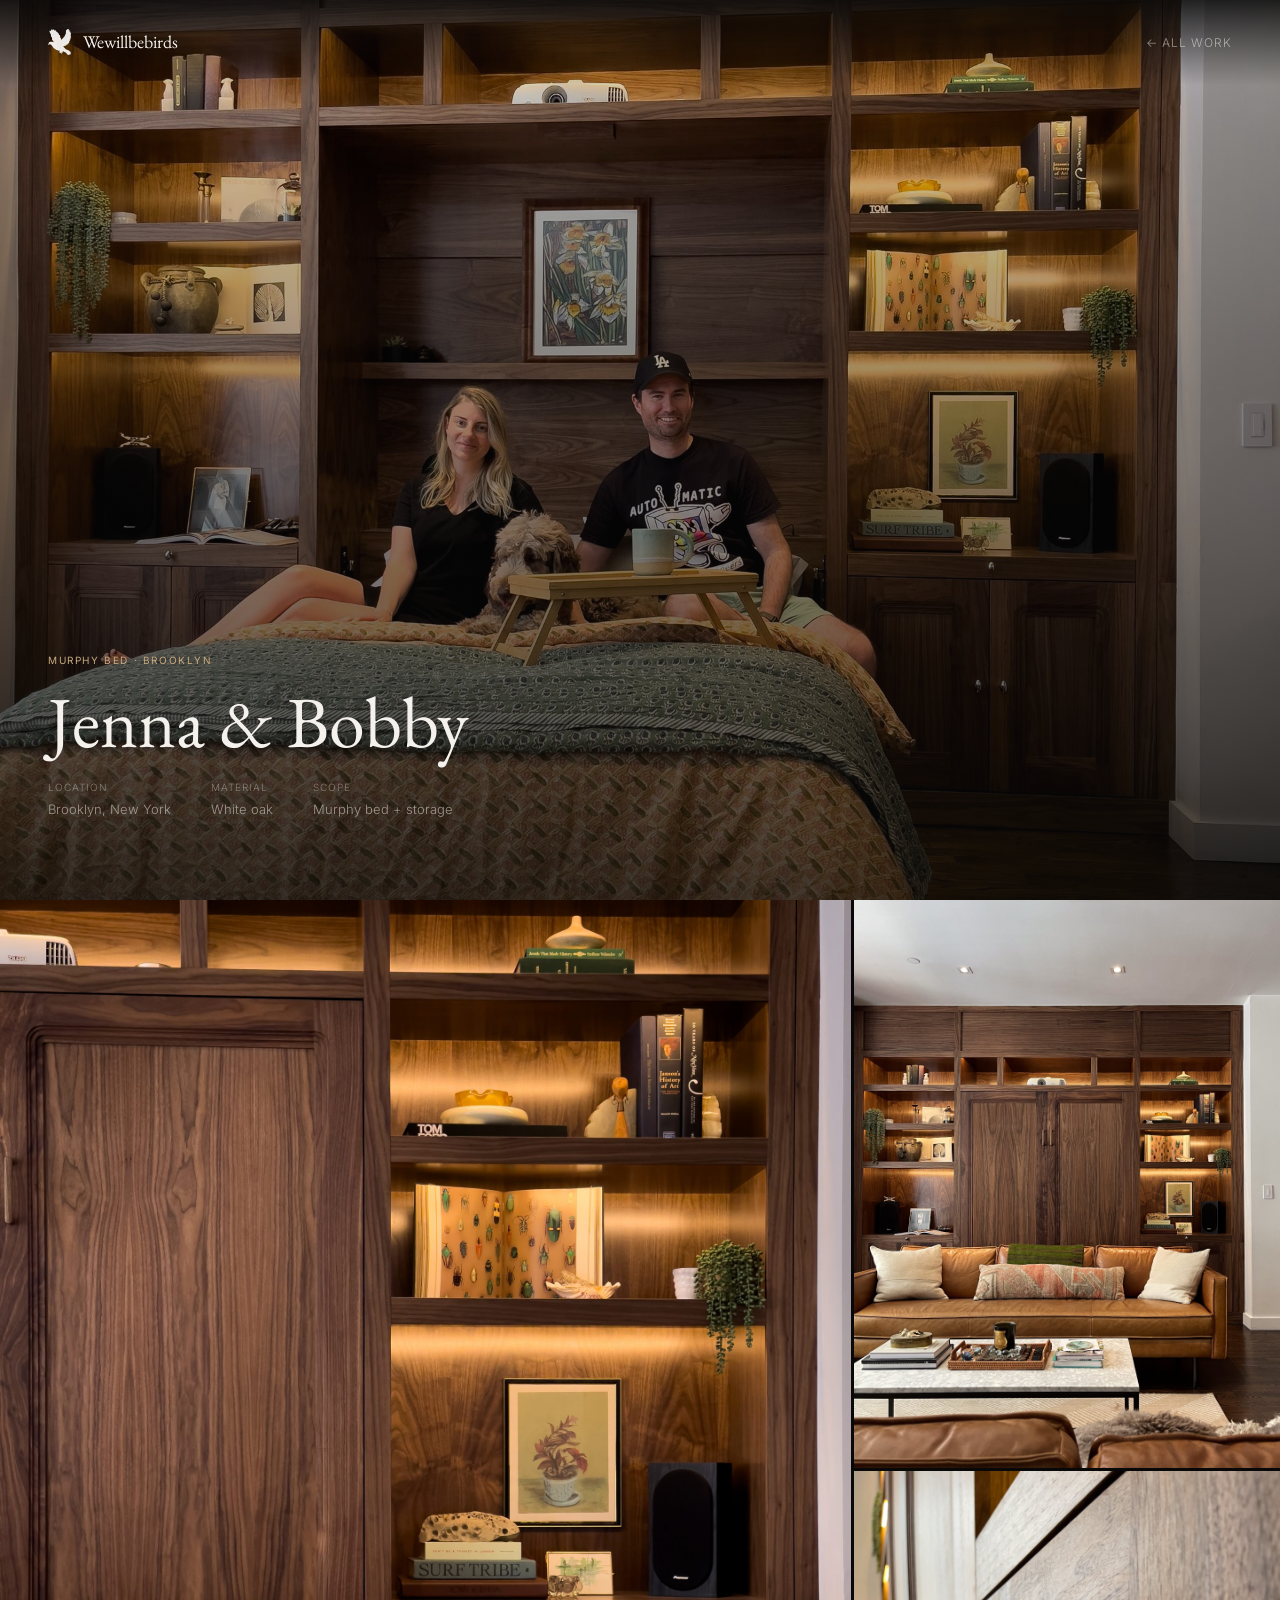
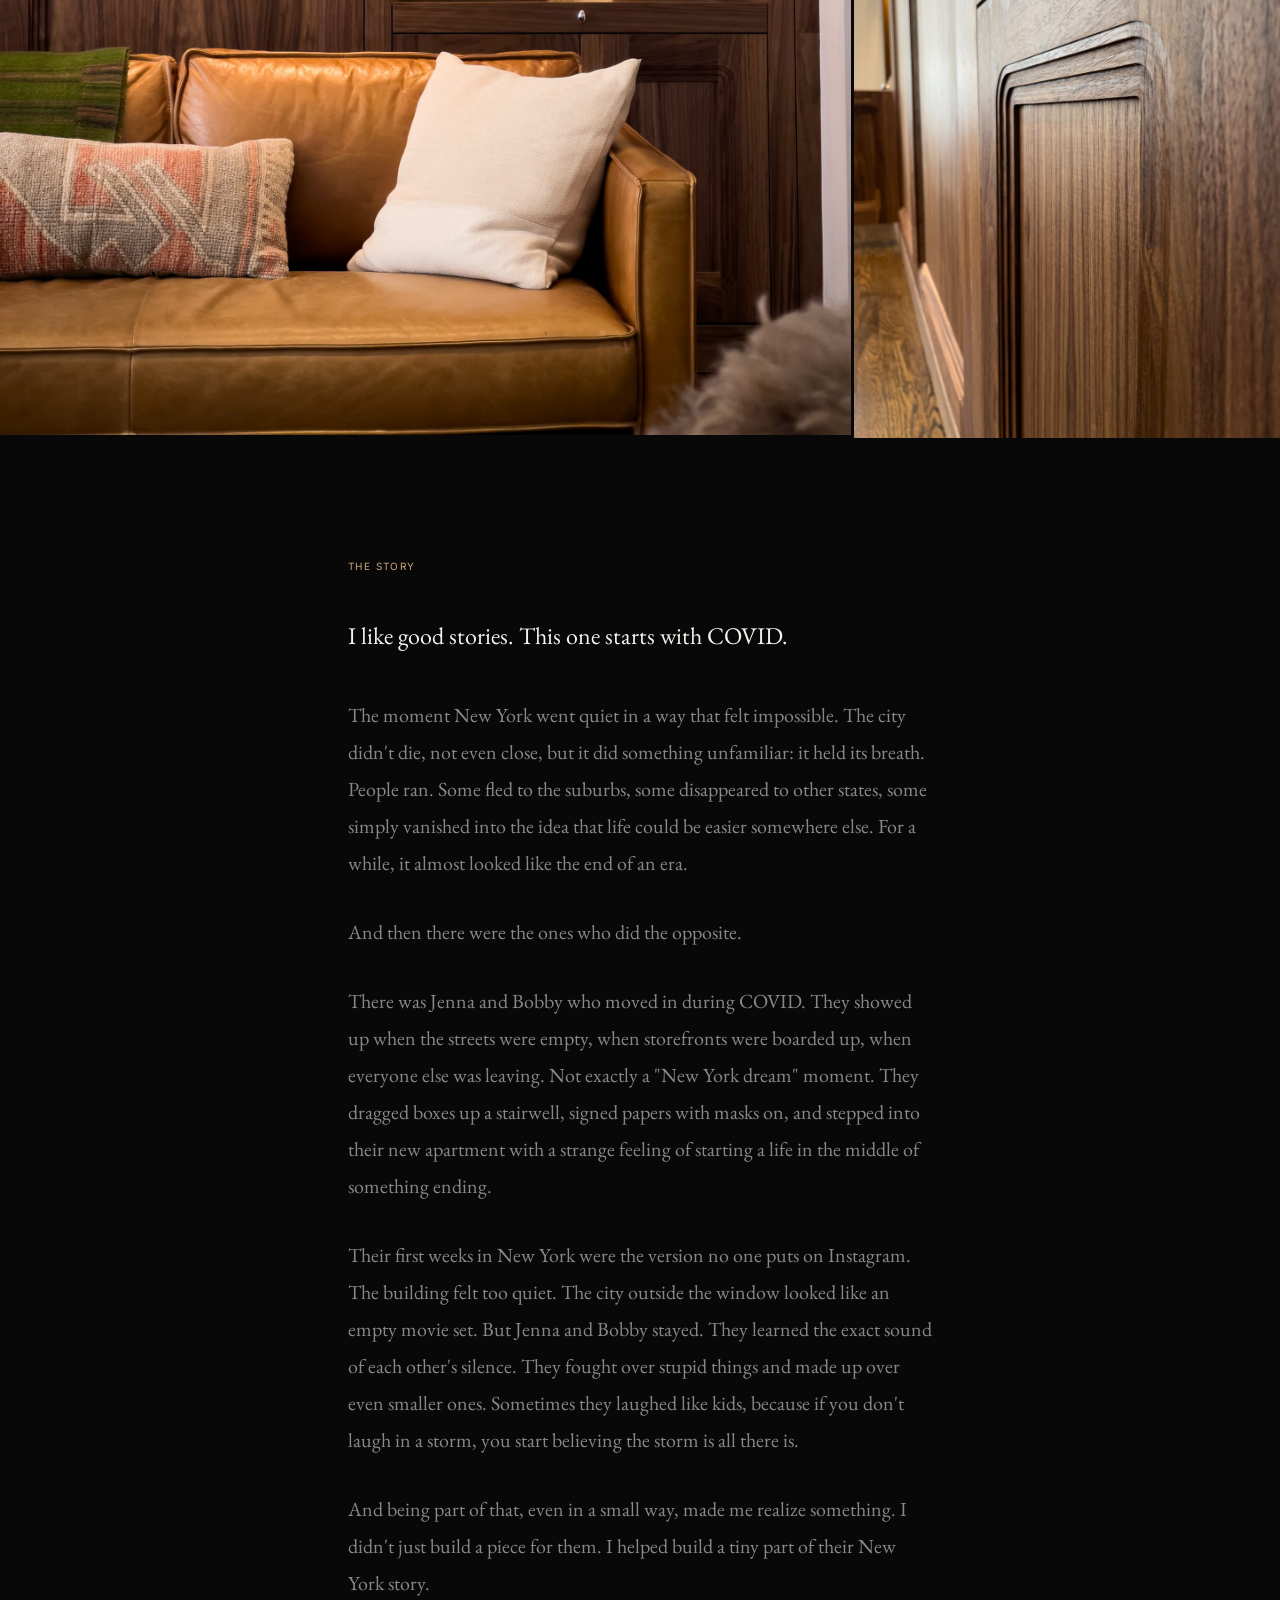
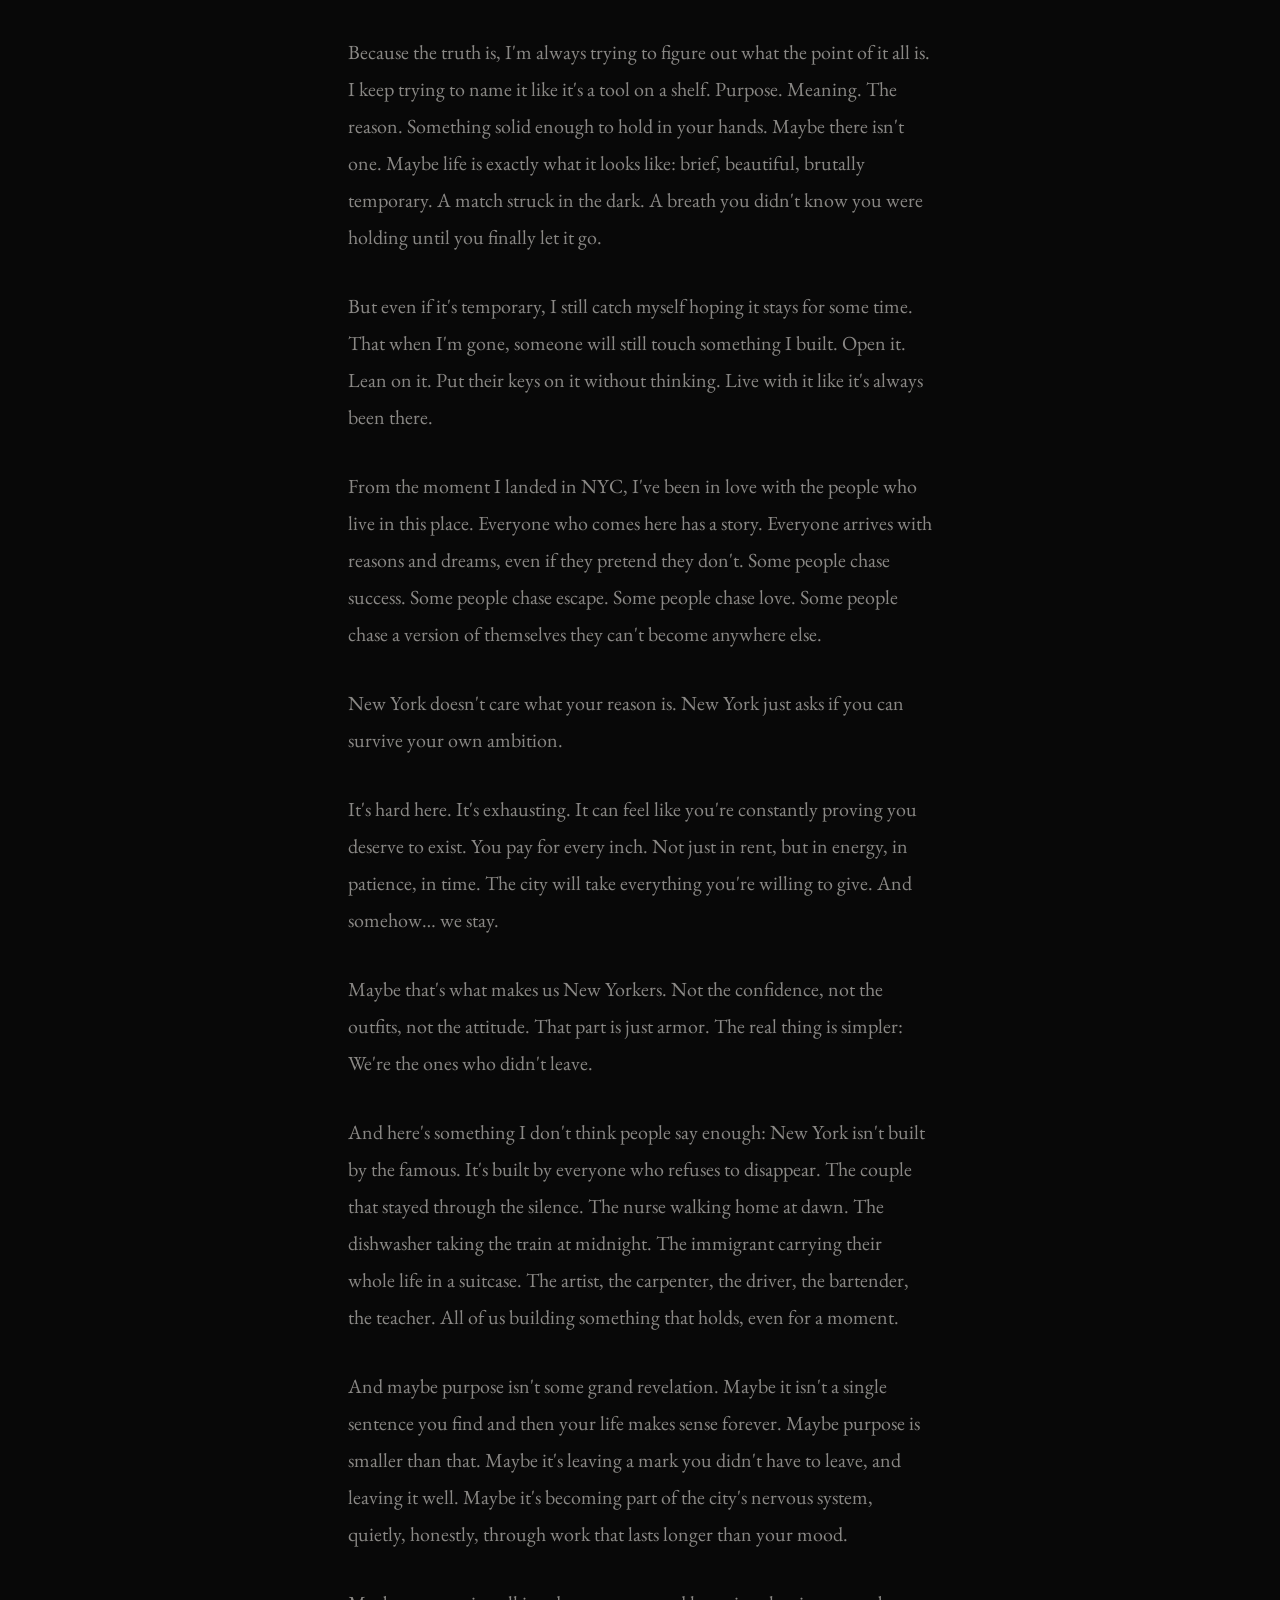
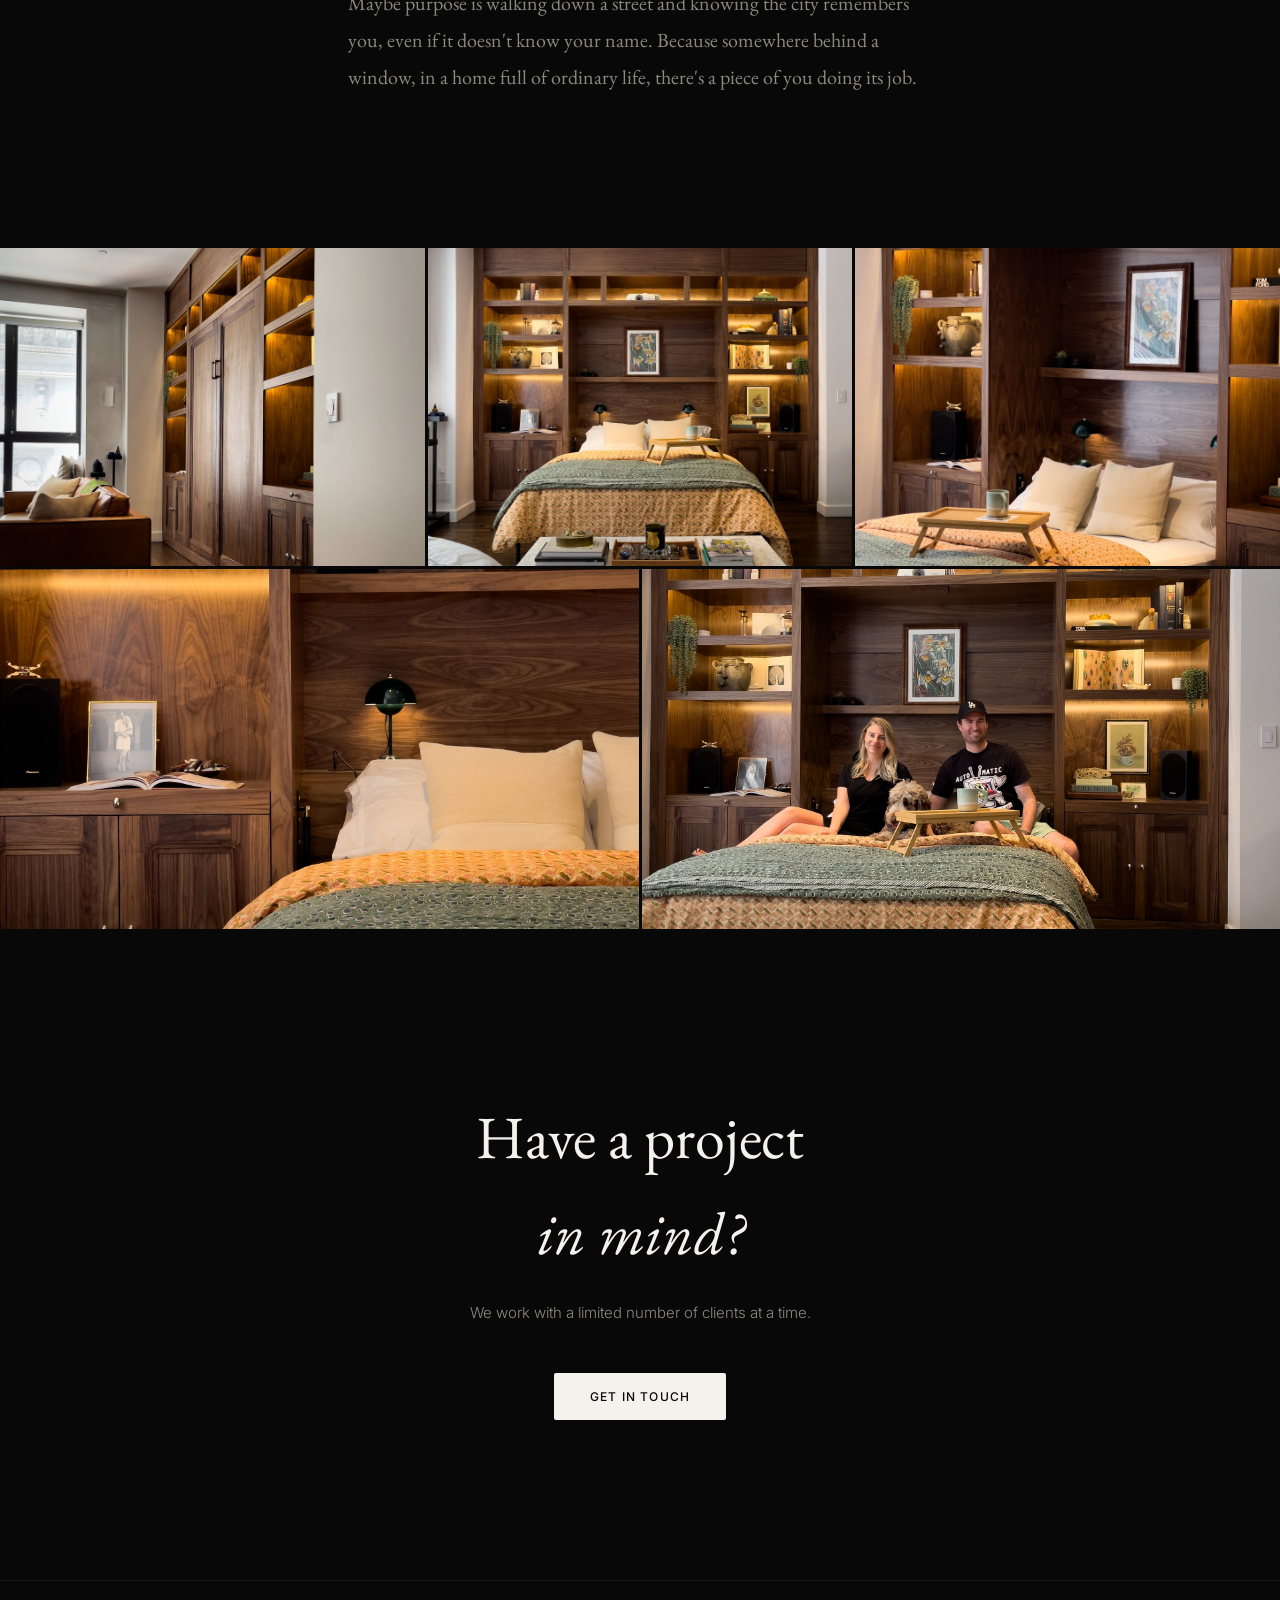
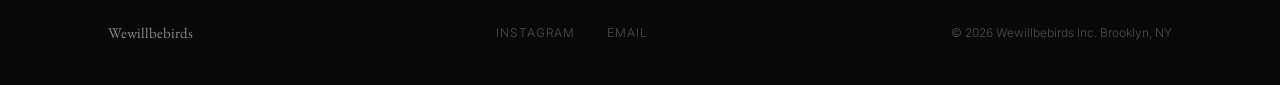
<file: project-murphy.html>
<!DOCTYPE html>
<html lang="en">
<head>
  <meta charset="UTF-8" />
  <meta name="viewport" content="width=device-width, initial-scale=1.0" />
  <title>Jenna & Bobby — Wewillbebirds</title>
  <link rel="preconnect" href="https://fonts.googleapis.com" />
  <link rel="preconnect" href="https://fonts.gstatic.com" crossorigin />
  <link href="https://fonts.googleapis.com/css2?family=EB+Garamond:ital,wght@0,400;0,500;1,400&family=Inter:wght@300;400;500&display=swap" rel="stylesheet" />
  <link rel="stylesheet" href="style.css" />
  <style>
    /* Project hero */
    .project-hero {
      position: relative;
      height: 100vh;
      overflow: hidden;
      display: flex;
      align-items: flex-end;
    }
    .project-hero-img {
      position: absolute;
      inset: 0;
      width: 100%;
      height: 100%;
      object-fit: cover;
      object-position: center;
    }
    .project-hero-overlay {
      position: absolute;
      inset: 0;
      background: linear-gradient(to bottom, rgba(8,8,8,0.1) 0%, rgba(8,8,8,0.75) 100%);
    }
    .project-hero-content {
      position: relative;
      z-index: 2;
      padding: 0 48px 80px;
    }
    .project-tag {
      font-size: 10px;
      font-weight: 400;
      letter-spacing: 0.16em;
      text-transform: uppercase;
      color: var(--accent);
      margin-bottom: 16px;
    }
    .project-hero-title {
      font-family: var(--font-serif);
      font-size: clamp(40px, 6vw, 72px);
      font-weight: 400;
      line-height: 1.05;
      margin-bottom: 20px;
    }
    .project-meta {
      display: flex;
      gap: 40px;
    }
    .project-meta-item {
      display: flex;
      flex-direction: column;
      gap: 4px;
    }
    .project-meta-label {
      font-size: 10px;
      letter-spacing: 0.1em;
      text-transform: uppercase;
      color: rgba(245,242,237,0.4);
    }
    .project-meta-value {
      font-size: 13px;
      color: var(--white-dim);
    }

    /* Photo grid */
    .photo-grid {
      display: grid;
      gap: 3px;
    }
    .photo-grid--2col { grid-template-columns: 1fr 1fr; }
    .photo-grid--3col { grid-template-columns: 1fr 1fr 1fr; }
    .photo-grid--featured { grid-template-columns: 2fr 1fr; }
    .photo-item {
      overflow: hidden;
      background: var(--card);
    }
    .photo-item img {
      width: 100%;
      height: 100%;
      object-fit: cover;
      display: block;
      transition: transform 0.6s ease;
    }
    .photo-item:hover img { transform: scale(1.02); }
    .photo-item--tall { aspect-ratio: 3/4; }
    .photo-item--wide { aspect-ratio: 16/9; }
    .photo-item--square { aspect-ratio: 1; }
    .photo-item--auto { aspect-ratio: 4/3; }

    /* Story section */
    .story-section {
      padding: 120px 0;
    }
    .story-inner {
      max-width: 680px;
      margin: 0 auto;
      padding: 0 48px;
    }
    .story-label {
      font-size: 10px;
      font-weight: 400;
      letter-spacing: 0.14em;
      text-transform: uppercase;
      color: var(--accent);
      margin-bottom: 40px;
    }
    .story-text {
      font-family: var(--font-serif);
      font-size: 20px;
      font-weight: 400;
      line-height: 1.85;
      color: var(--white-dim);
    }
    .story-text p {
      margin-bottom: 1.6em;
    }
    .story-text p:first-child {
      font-size: 24px;
      color: var(--white);
    }

    /* Nav back */
    .project-nav {
      position: fixed;
      top: 0; left: 0; right: 0;
      z-index: 100;
      display: flex;
      align-items: center;
      justify-content: space-between;
      padding: 28px 48px;
      background: linear-gradient(to bottom, rgba(8,8,8,0.85) 0%, transparent 100%);
    }
    .project-nav-logo {
      display: flex;
      align-items: center;
      gap: 12px;
      font-family: var(--font-serif);
      font-size: 18px;
      color: var(--white);
      text-decoration: none;
    }
    .project-nav-logo img {
      height: 26px;
      filter: brightness(0) invert(1);
      opacity: 0.9;
    }
    .project-nav-back {
      font-size: 12px;
      letter-spacing: 0.08em;
      text-transform: uppercase;
      color: var(--white-dim);
      text-decoration: none;
      transition: color 0.2s;
    }
    .project-nav-back:hover { color: var(--white); }

    @media (max-width: 768px) {
      .project-hero-content { padding: 0 24px 60px; }
      .project-meta { gap: 24px; flex-wrap: wrap; }
      .photo-grid--2col, .photo-grid--3col, .photo-grid--featured { grid-template-columns: 1fr; }
      .story-inner { padding: 0 24px; }
    }
  </style>
</head>
<body>

  <nav class="project-nav">
    <a href="index.html" class="project-nav-logo">
      <img src="assets/logo.png" alt="Wewillbebirds" />
      Wewillbebirds
    </a>
    <a href="work.html" class="project-nav-back">← All work</a>
  </nav>

  <!-- HERO -->
  <section class="project-hero">
    <img id="img-murphy-hero" src="assets/murphy-bed/Jenna-Hero2.jpg" alt="Murphy bed — Jenna & Bobby" class="project-hero-img" />
    <div class="project-hero-overlay"></div>
    <div class="project-hero-content">
      <p class="project-tag" id="txt-murphy-tag">Murphy Bed · Brooklyn</p>
      <h1 class="project-hero-title" id="txt-murphy-title">Jenna & Bobby</h1>
      <div class="project-meta">
        <div class="project-meta-item">
          <span class="project-meta-label" id="txt-murphy-meta-1-label">Location</span>
          <span class="project-meta-value" id="txt-murphy-meta-1-value">Brooklyn, New York</span>
        </div>
        <div class="project-meta-item">
          <span class="project-meta-label" id="txt-murphy-meta-2-label">Material</span>
          <span class="project-meta-value" id="txt-murphy-meta-2-value">White oak</span>
        </div>
        <div class="project-meta-item">
          <span class="project-meta-label" id="txt-murphy-meta-3-label">Scope</span>
          <span class="project-meta-value" id="txt-murphy-meta-3-value">Murphy bed + storage</span>
        </div>
      </div>
    </div>
  </section>

  <!-- PHOTO BLOCK 1 -->
  <div class="photo-grid photo-grid--featured">
    <div class="photo-item photo-item--tall">
      <img id="img-murphy-1" src="assets/murphy-bed/Jenna1.jpg" alt="" />
    </div>
    <div class="photo-grid" style="display:grid;grid-template-rows:1fr 1fr;gap:3px;">
      <div class="photo-item">
        <img id="img-murphy-2" src="assets/murphy-bed/Jenna2.jpg" alt="" />
      </div>
      <div class="photo-item">
        <img id="img-murphy-3" src="assets/murphy-bed/Jenna3.jpg" alt="" />
      </div>
    </div>
  </div>

  <!-- STORY -->
  <section class="story-section">
    <div class="story-inner">
      <p class="story-label" id="txt-murphy-story-label">The Story</p>
      <div class="story-text" id="txt-murphy-story-container">
        <p>I like good stories. This one starts with COVID.</p>
        <p>The moment New York went quiet in a way that felt impossible. The city didn't die, not even close, but it did something unfamiliar: it held its breath. People ran. Some fled to the suburbs, some disappeared to other states, some simply vanished into the idea that life could be easier somewhere else. For a while, it almost looked like the end of an era.</p>
        <p>And then there were the ones who did the opposite.</p>
        <p>There was Jenna and Bobby who moved in during COVID. They showed up when the streets were empty, when storefronts were boarded up, when everyone else was leaving. Not exactly a "New York dream" moment. They dragged boxes up a stairwell, signed papers with masks on, and stepped into their new apartment with a strange feeling of starting a life in the middle of something ending.</p>
        <p>Their first weeks in New York were the version no one puts on Instagram. The building felt too quiet. The city outside the window looked like an empty movie set. But Jenna and Bobby stayed. They learned the exact sound of each other's silence. They fought over stupid things and made up over even smaller ones. Sometimes they laughed like kids, because if you don't laugh in a storm, you start believing the storm is all there is.</p>
        <p>And being part of that, even in a small way, made me realize something. I didn't just build a piece for them. I helped build a tiny part of their New York story.</p>
        <p>Because the truth is, I'm always trying to figure out what the point of it all is. I keep trying to name it like it's a tool on a shelf. Purpose. Meaning. The reason. Something solid enough to hold in your hands. Maybe there isn't one. Maybe life is exactly what it looks like: brief, beautiful, brutally temporary. A match struck in the dark. A breath you didn't know you were holding until you finally let it go.</p>
        <p>But even if it's temporary, I still catch myself hoping it stays for some time. That when I'm gone, someone will still touch something I built. Open it. Lean on it. Put their keys on it without thinking. Live with it like it's always been there.</p>
        <p>From the moment I landed in NYC, I've been in love with the people who live in this place. Everyone who comes here has a story. Everyone arrives with reasons and dreams, even if they pretend they don't. Some people chase success. Some people chase escape. Some people chase love. Some people chase a version of themselves they can't become anywhere else.</p>
        <p>New York doesn't care what your reason is. New York just asks if you can survive your own ambition.</p>
        <p>It's hard here. It's exhausting. It can feel like you're constantly proving you deserve to exist. You pay for every inch. Not just in rent, but in energy, in patience, in time. The city will take everything you're willing to give. And somehow… we stay.</p>
        <p>Maybe that's what makes us New Yorkers. Not the confidence, not the outfits, not the attitude. That part is just armor. The real thing is simpler: We're the ones who didn't leave.</p>
        <p>And here's something I don't think people say enough: New York isn't built by the famous. It's built by everyone who refuses to disappear. The couple that stayed through the silence. The nurse walking home at dawn. The dishwasher taking the train at midnight. The immigrant carrying their whole life in a suitcase. The artist, the carpenter, the driver, the bartender, the teacher. All of us building something that holds, even for a moment.</p>
        <p>And maybe purpose isn't some grand revelation. Maybe it isn't a single sentence you find and then your life makes sense forever. Maybe purpose is smaller than that. Maybe it's leaving a mark you didn't have to leave, and leaving it well. Maybe it's becoming part of the city's nervous system, quietly, honestly, through work that lasts longer than your mood.</p>
        <p>Maybe purpose is walking down a street and knowing the city remembers you, even if it doesn't know your name. Because somewhere behind a window, in a home full of ordinary life, there's a piece of you doing its job.</p>
      </div>
    </div>
  </section>

  <!-- PHOTO BLOCK 2 -->
  <div class="photo-grid photo-grid--3col">
    <div class="photo-item photo-item--auto">
      <img id="img-murphy-4" src="assets/murphy-bed/Jenna4.jpg" alt="" />
    </div>
    <div class="photo-item photo-item--auto">
      <img id="img-murphy-5" src="assets/murphy-bed/Jenna5.jpg" alt="" />
    </div>
    <div class="photo-item photo-item--auto">
      <img id="img-murphy-6" src="assets/murphy-bed/Jenna7.jpg" alt="" />
    </div>
  </div>

  <div class="photo-grid photo-grid--2col" style="margin-top:3px">
    <div class="photo-item photo-item--wide">
      <img id="img-murphy-7" src="assets/murphy-bed/Jenna11.jpg" alt="" />
    </div>
    <div class="photo-item photo-item--wide">
      <img id="img-murphy-8" src="assets/murphy-bed/Jenna-Hero2.jpg" alt="" />
    </div>
  </div>

  <!-- NEXT PROJECT / CTA -->
  <section class="cta">
    <div class="container">
      <h2 class="cta-headline"><span id="txt-murphy-cta-headline">Have a project</span><br /><em id="txt-murphy-cta-em">in mind?</em></h2>
      <p class="cta-sub" id="txt-murphy-cta-sub">We work with a limited number of clients at a time.</p>
      <a href="contact.html" class="btn-primary">Get in touch</a>
    </div>
  </section>

  <footer class="footer">
    <div class="container footer-inner">
      <span class="footer-logo">Wewillbebirds</span>
      <div class="footer-links">
        <a href="https://instagram.com/wewillbebirds" target="_blank">Instagram</a>
        <a href="mailto:nikolay@wewillbebirds.com">Email</a>
      </div>
      <span class="footer-copy" id="txt-footer-copy">© 2026 Wewillbebirds Inc. Brooklyn, NY</span>
    </div>
  </footer>

  <script>
    Promise.all([
      fetch('/_content/projects/murphy-bed.json').then(function(r){return r.json();}),
      fetch('/_content/global.json').then(function(r){return r.json();})
    ]).then(function(res){
      var d = res[0], g = res[1];
      // Images
      var hero = d.hero_image || d.cover;
      if(hero) document.getElementById('img-murphy-hero').src = hero;
      var photos = d.photos || [];
      var slots = ['img-murphy-1','img-murphy-2','img-murphy-3','img-murphy-4','img-murphy-5','img-murphy-6','img-murphy-7','img-murphy-8'];
      slots.forEach(function(id, i){
        var el = document.getElementById(id);
        if(el && photos[i]) el.src = photos[i];
      });
      // Hero text
      if(d.project_tag) document.getElementById('txt-murphy-tag').textContent   = d.project_tag;
      if(d.title)       document.getElementById('txt-murphy-title').textContent  = d.title;
      // Meta labels + values
      if(d.meta_location_label) document.getElementById('txt-murphy-meta-1-label').textContent = d.meta_location_label;
      if(d.meta_location_value) document.getElementById('txt-murphy-meta-1-value').textContent = d.meta_location_value;
      if(d.meta_material_label) document.getElementById('txt-murphy-meta-2-label').textContent = d.meta_material_label;
      if(d.meta_material_value) document.getElementById('txt-murphy-meta-2-value').textContent = d.meta_material_value;
      if(d.meta_scope_label)    document.getElementById('txt-murphy-meta-3-label').textContent = d.meta_scope_label;
      if(d.meta_scope_value)    document.getElementById('txt-murphy-meta-3-value').textContent = d.meta_scope_value;
      // Story label
      if(d.story_label) document.getElementById('txt-murphy-story-label').textContent = d.story_label;
      // Story paragraphs — rebuild from array
      if(d.story && Array.isArray(d.story) && d.story.length) {
        var container = document.getElementById('txt-murphy-story-container');
        container.innerHTML = '';
        d.story.forEach(function(para){
          var p = document.createElement('p');
          p.textContent = para;
          container.appendChild(p);
        });
      }
      // CTA
      if(d.cta_headline)    document.getElementById('txt-murphy-cta-headline').textContent = d.cta_headline;
      if(d.cta_headline_em) document.getElementById('txt-murphy-cta-em').textContent       = d.cta_headline_em;
      if(d.cta_sub)         document.getElementById('txt-murphy-cta-sub').textContent      = d.cta_sub;
      // Footer (global)
      if(g.footer_copy) document.getElementById('txt-footer-copy').textContent = g.footer_copy;
    }).catch(function(){});
  </script>

</body>
</html>
</file>
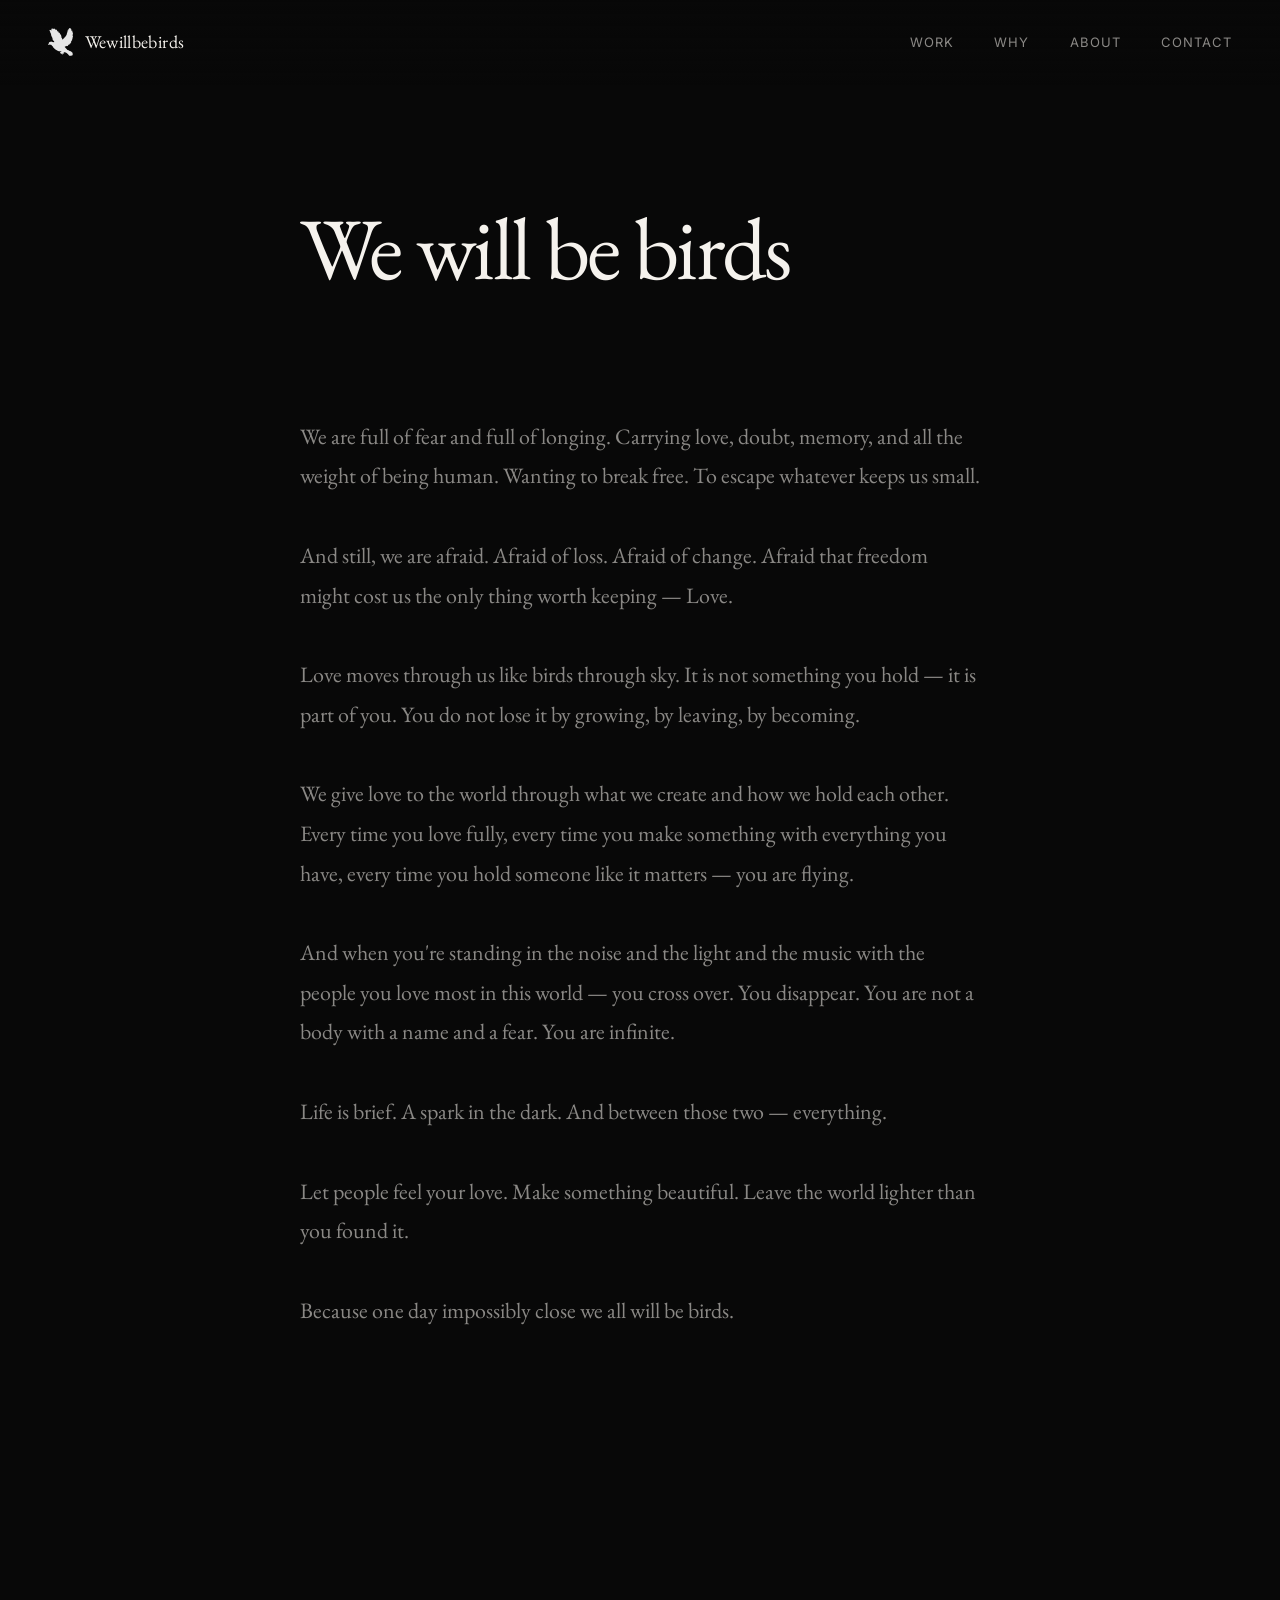
<file: why.html>
<!DOCTYPE html>
<html lang="en">
<head>
  <meta charset="UTF-8" />
  <meta name="viewport" content="width=device-width, initial-scale=1.0" />
  <title>We will be birds — Wewillbebirds</title>
  <meta name="description" content="What the name means. Why we do this." />
  <link rel="preconnect" href="https://fonts.googleapis.com" />
  <link rel="preconnect" href="https://fonts.gstatic.com" crossorigin />
  <link href="https://fonts.googleapis.com/css2?family=EB+Garamond:ital,wght@0,400;0,500;1,400&family=Inter:wght@300;400;500&display=swap" rel="stylesheet" />
  <link rel="stylesheet" href="style.css" />
  <style>
    body {
      background: var(--black);
    }
    
    .manifesto {
      min-height: 100vh;
      padding: 200px 48px 240px;
      background: var(--black);
    }
    
    .manifesto-inner {
      max-width: 680px;
      margin: 0 auto;
    }
    
    .manifesto-title {
      font-family: var(--font-serif);
      font-size: 88px;
      font-weight: 400;
      line-height: 1.1;
      color: var(--white);
      margin-bottom: 120px;
      letter-spacing: -0.03em;
    }
    
    .text {
      font-family: var(--font-serif);
      font-size: 22px;
      font-weight: 400;
      line-height: 1.8;
      color: var(--white-dim);
      margin-bottom: 40px;
    }
    
    @media (max-width: 768px) {
      .manifesto {
        padding: 160px 32px 180px;
      }
      .manifesto-title {
        font-size: 48px;
        margin-bottom: 80px;
      }
      .text {
        font-size: 20px;
      }
    }
  </style>
</head>
<body>

  <!-- NAV -->
  <nav class="nav">
    <a href="index.html" class="nav-logo"><img src="assets/logo.png" alt="Wewillbebirds" />Wewillbebirds</a>
    <div class="nav-links">
      <a href="work.html">Work</a>
      <a href="why.html">Why</a>
      <a href="about.html">About</a>
      <a href="contact.html">Contact</a>
    </div>
  </nav>

  <section class="manifesto">
    <div class="manifesto-inner">
      
      <h1 class="manifesto-title">We will be birds</h1>
      
      <p class="text">We are full of fear and full of longing. Carrying love, doubt, memory, and all the weight of being human. Wanting to break free. To escape whatever keeps us small.</p>
      
      <p class="text">And still, we are afraid. Afraid of loss. Afraid of change. Afraid that freedom might cost us the only thing worth keeping — Love.</p>
      
      <p class="text">Love moves through us like birds through sky. It is not something you hold — it is part of you. You do not lose it by growing, by leaving, by becoming.</p>
      
      <p class="text">We give love to the world through what we create and how we hold each other. Every time you love fully, every time you make something with everything you have, every time you hold someone like it matters — you are flying.</p>
      
      <p class="text">And when you're standing in the noise and the light and the music with the people you love most in this world — you cross over. You disappear. You are not a body with a name and a fear. You are infinite.</p>
      
      <p class="text">Life is brief. A spark in the dark. And between those two — everything.</p>
      
      <p class="text">Let people feel your love. Make something beautiful. Leave the world lighter than you found it.</p>
      
      <p class="text">Because one day impossibly close we all will be birds.</p>
      
    </div>
  </section>

</body>
</html>
</file>
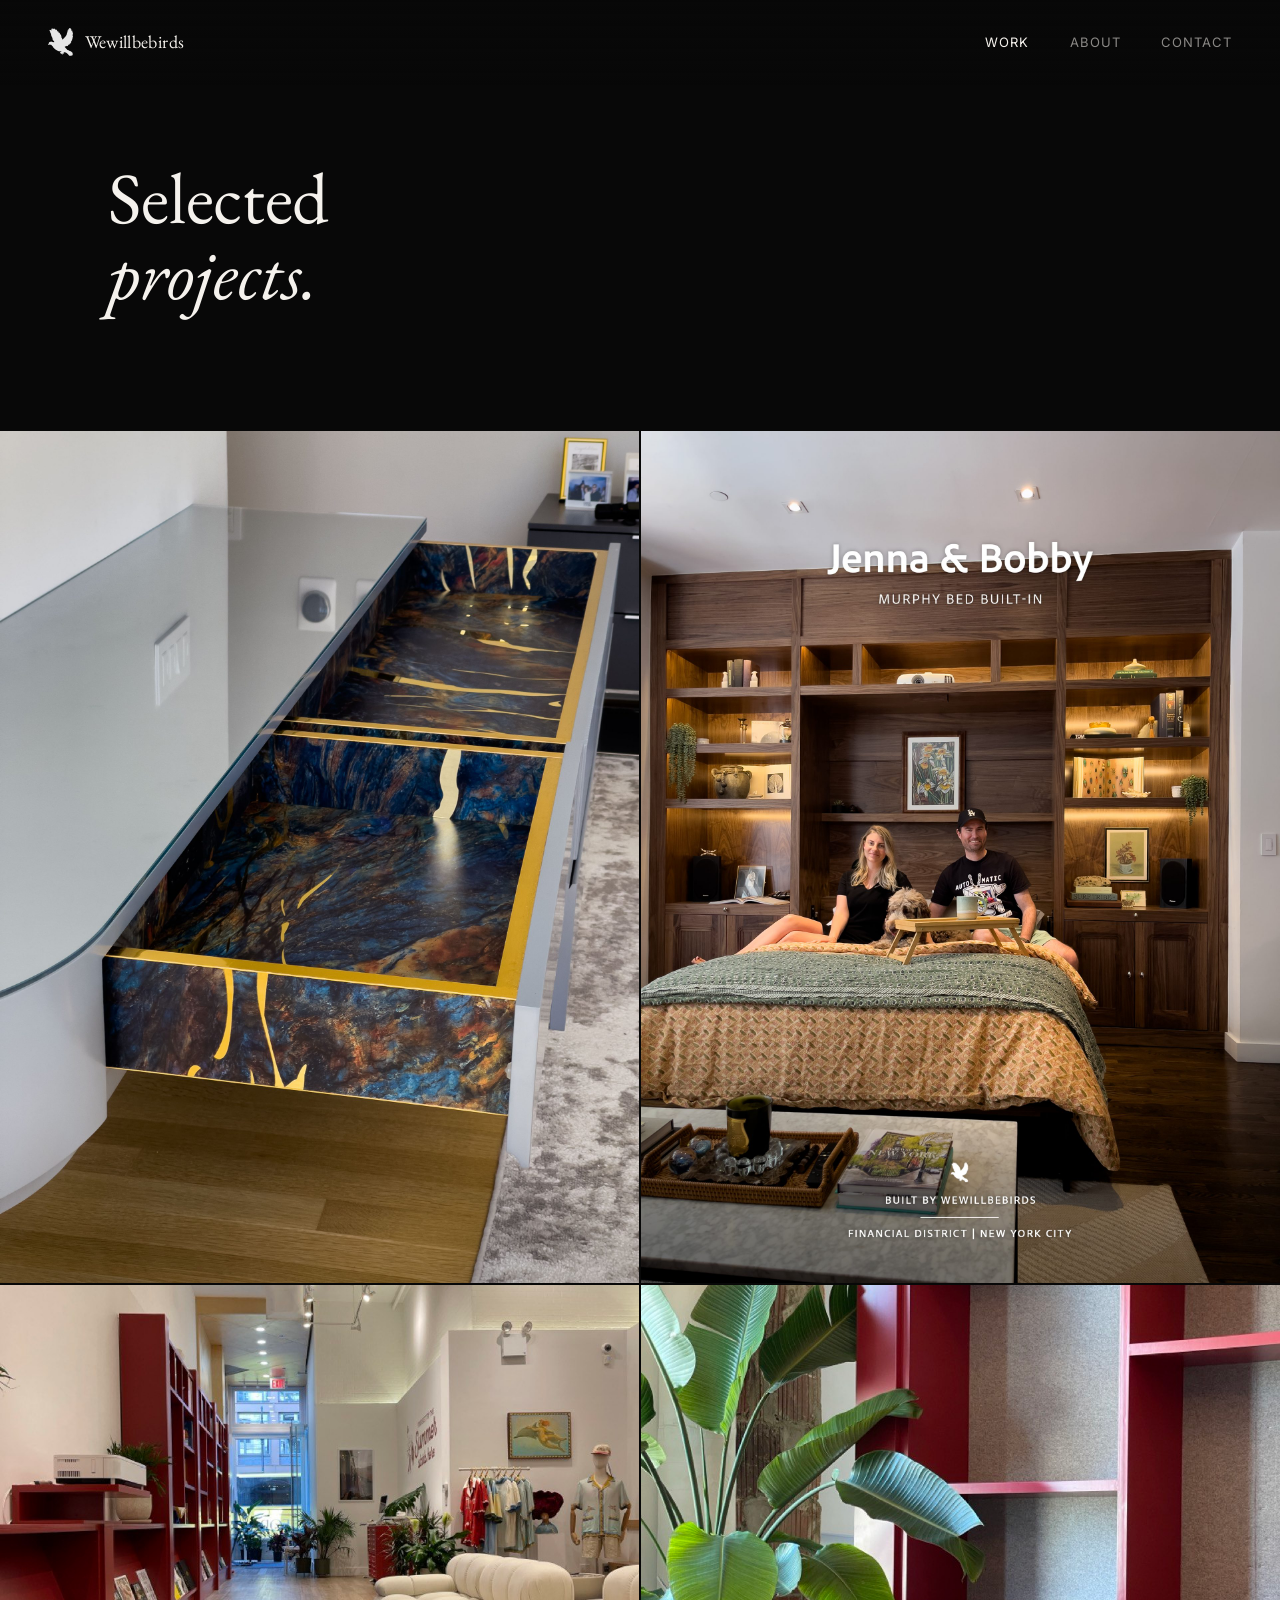
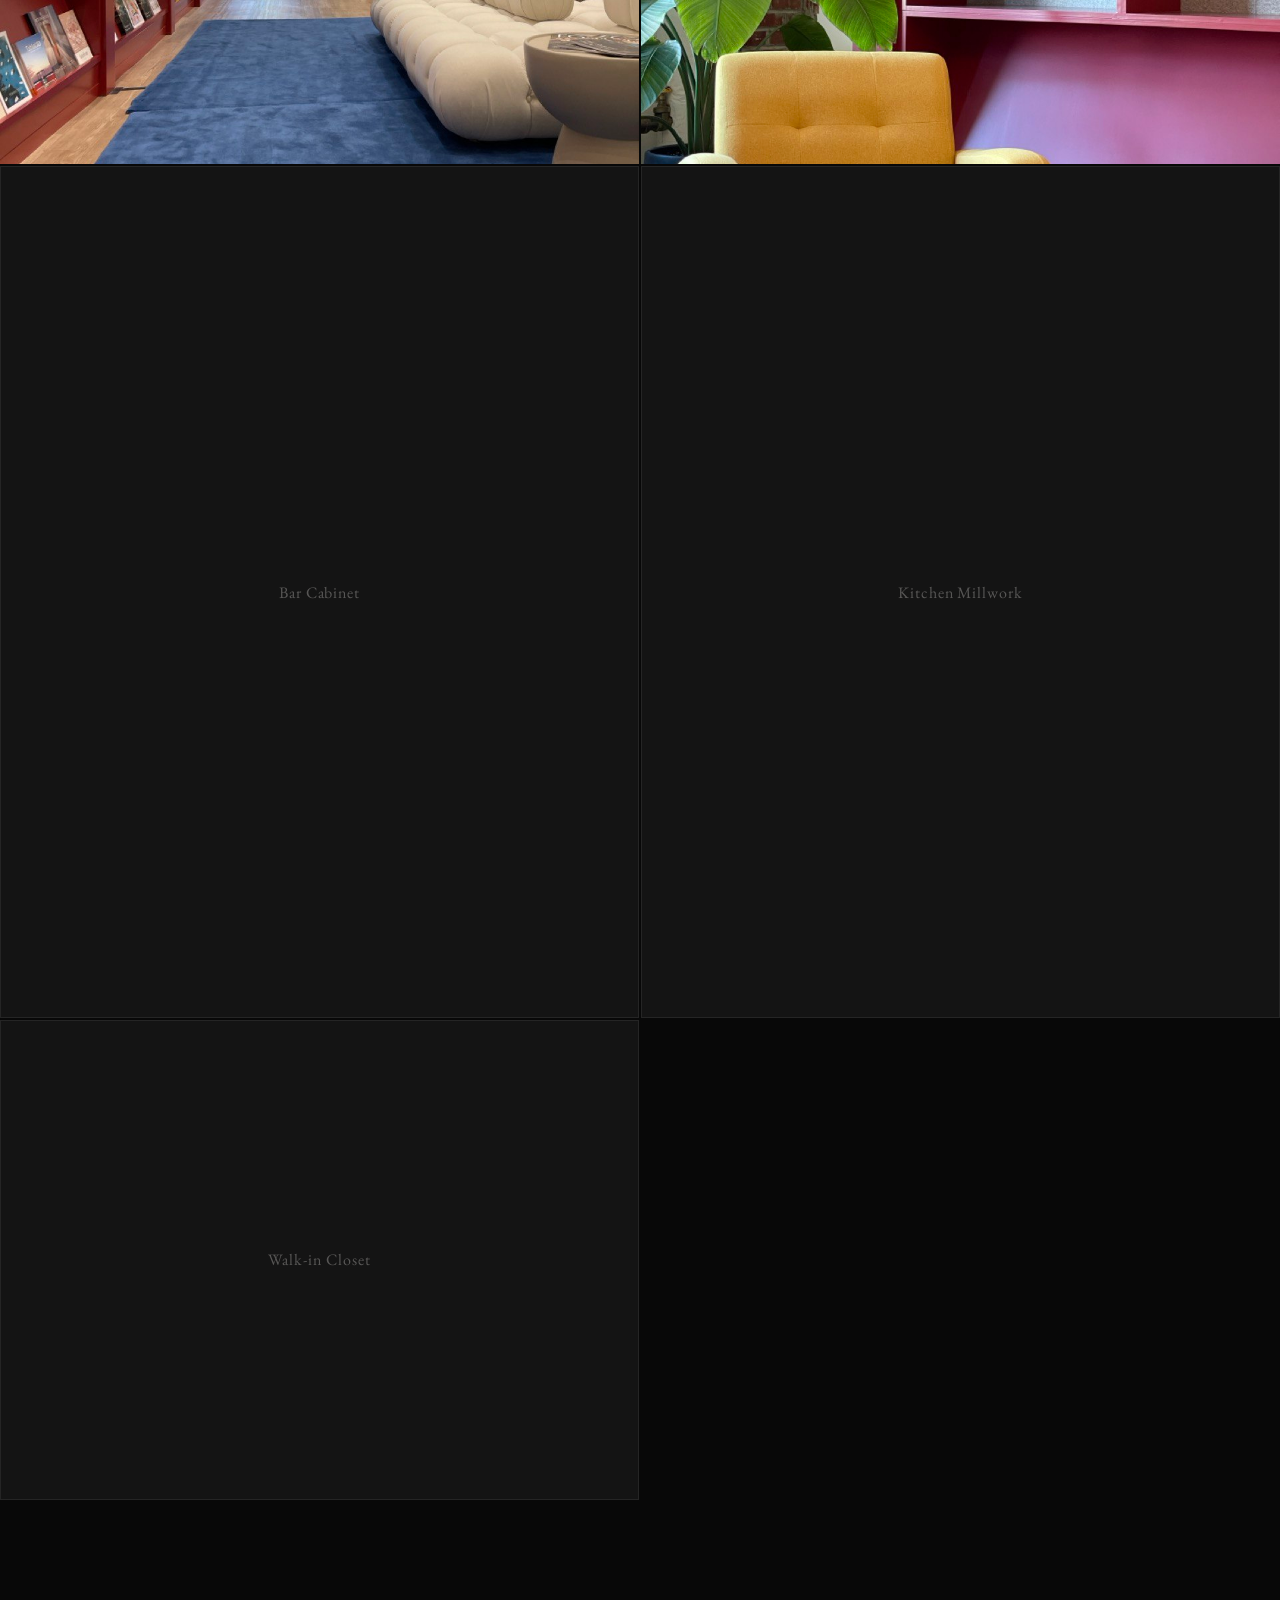
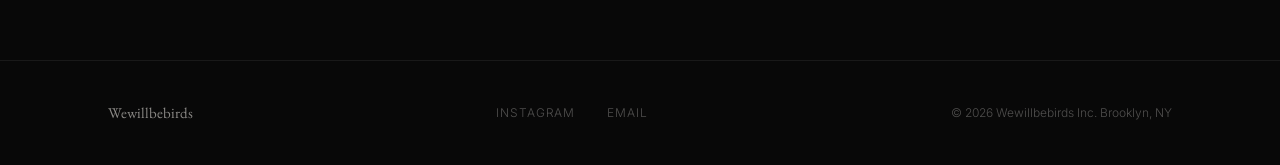
<file: work.html>
<!DOCTYPE html>
<html lang="en">
<head>
  <meta charset="UTF-8" />
  <meta name="viewport" content="width=device-width, initial-scale=1.0" />
  <title>Work — Wewillbebirds</title>
  <link rel="preconnect" href="https://fonts.googleapis.com" />
  <link rel="preconnect" href="https://fonts.gstatic.com" crossorigin />
  <link href="https://fonts.googleapis.com/css2?family=EB+Garamond:ital,wght@0,400;0,500;1,400&family=Inter:wght@300;400;500&display=swap" rel="stylesheet" />
  <link rel="stylesheet" href="style.css" />
  <style>
    .work-hero { padding: 160px 0 80px; }
    .work-hero h1 { font-family: var(--font-serif); font-size: clamp(40px, 6vw, 72px); font-weight: 400; line-height: 1.05; }
    .work-grid { padding: 40px 0 160px; }
    .work-items { display: grid; grid-template-columns: 1fr 1fr; gap: 2px; }
    .work-item { position: relative; aspect-ratio: 4/3; overflow: hidden; background: var(--card); cursor: pointer; }
    .work-item--tall { aspect-ratio: 3/4; }
    .work-item-img { width: 100%; height: 100%; object-fit: cover; transition: transform 0.6s ease; }
    .work-item:hover .work-item-img { transform: scale(1.03); }
    .work-item-overlay { position: absolute; inset: 0; background: linear-gradient(to top, rgba(8,8,8,0.8) 0%, transparent 50%); opacity: 0; transition: opacity 0.3s; display: flex; align-items: flex-end; padding: 28px; }
    .work-item:hover .work-item-overlay { opacity: 1; }
    .work-item-info h3 { font-family: var(--font-serif); font-size: 22px; font-weight: 400; margin-bottom: 4px; }
    .work-item-info p { font-size: 12px; letter-spacing: 0.06em; color: var(--white-dim); text-transform: uppercase; }
    .work-item-placeholder { width: 100%; height: 100%; display: flex; align-items: center; justify-content: center; font-family: var(--font-serif); font-size: 16px; color: var(--white-muted); letter-spacing: 0.06em; border: 1px solid var(--border); }
  </style>
</head>
<body>
  <nav class="nav">
    <a href="index.html" class="nav-logo"><img src="assets/logo.png" alt="Wewillbebirds" />Wewillbebirds</a>
    <div class="nav-links">
      <a href="work.html" style="color:var(--white)">Work</a>
      <a href="about.html">About</a>
      <a href="contact.html">Contact</a>
    </div>
  </nav>

  <section class="work-hero">
    <div class="container">
      <h1><span id="txt-work-headline">Selected</span><br /><em id="txt-work-headline-em">projects.</em></h1>
    </div>
  </section>

  <section class="work-grid">
    <div class="work-items">

      <a href="project-her.html" class="work-item work-item--tall" style="display:block">
        <img id="img-work-her" src="assets/her/install/her-10.jpg" alt="HER Console" class="work-item-img" />
        <div class="work-item-overlay">
          <div class="work-item-info">
            <h3 id="txt-her-project-name">HER Console</h3>
            <p id="txt-her-project-label">Bespoke console · Manhattan</p>
          </div>
        </div>
      </a>

      <a href="project-murphy.html" class="work-item work-item--tall" style="display:block">
        <img id="img-work-murphy" src="assets/murphy-bed/Jenna-Hero2.jpg" alt="Murphy Bed" class="work-item-img" />
        <div class="work-item-overlay">
          <div class="work-item-info">
            <h3 id="txt-murphy-project-name">Jenna & Bobby</h3>
            <p id="txt-murphy-project-label">Murphy bed · Brooklyn</p>
          </div>
        </div>
      </a>

      <a href="project-fora-popup.html" class="work-item" style="display:block">
        <img src="assets/images/projects/fora-popup/fora-popup-06.jpg" alt="Fora Pop-Up" class="work-item-img" />
        <div class="work-item-overlay">
          <div class="work-item-info">
            <h3>Fora Pop-Up</h3>
            <p>Retail · SoHo</p>
          </div>
        </div>
      </a>

      <a href="project-fora-office.html" class="work-item" style="display:block">
        <img src="assets/images/projects/fora-office/fora-office-01.jpg" alt="Fora Office" class="work-item-img" />
        <div class="work-item-overlay">
          <div class="work-item-info">
            <h3>Fora Office</h3>
            <p>Commercial · Tribeca</p>
          </div>
        </div>
      </a>

      <div class="work-item work-item--tall">
        <div class="work-item-placeholder" id="txt-card-5-placeholder">Bar Cabinet</div>
        <div class="work-item-overlay">
          <div class="work-item-info">
            <h3 id="txt-card-5-name">Custom Bar</h3>
            <p id="txt-card-5-label">White oak + brass · Brooklyn</p>
          </div>
        </div>
      </div>

      <div class="work-item work-item--tall">
        <div class="work-item-placeholder" id="txt-card-6-placeholder">Kitchen Millwork</div>
        <div class="work-item-overlay">
          <div class="work-item-info">
            <h3 id="txt-card-6-name">56 Leonard — Kitchen</h3>
            <p id="txt-card-6-label">Custom cabinetry · Tribeca</p>
          </div>
        </div>
      </div>

      <div class="work-item">
        <div class="work-item-placeholder" id="txt-card-7-placeholder">Walk-in Closet</div>
        <div class="work-item-overlay">
          <div class="work-item-info">
            <h3 id="txt-card-7-name">Custom Wardrobe</h3>
            <p id="txt-card-7-label">White oak · Manhattan</p>
          </div>
        </div>
      </div>

    </div>
  </section>

  <footer class="footer">
    <div class="container footer-inner">
      <span class="footer-logo">Wewillbebirds</span>
      <div class="footer-links">
        <a href="https://instagram.com/wewillbebirds" target="_blank">Instagram</a>
        <a href="mailto:nikolay@wewillbebirds.com">Email</a>
      </div>
      <span class="footer-copy" id="txt-footer-copy">© 2026 Wewillbebirds Inc. Brooklyn, NY</span>
    </div>
  </footer>

  <script>
    Promise.all([
      fetch('/_content/work.json').then(function(r){return r.json();}),
      fetch('/_content/global.json').then(function(r){return r.json();})
    ]).then(function(res){
      var d = res[0], g = res[1];
      // Page headline
      if(d.page_headline)    document.getElementById('txt-work-headline').textContent    = d.page_headline;
      if(d.page_headline_em) document.getElementById('txt-work-headline-em').textContent = d.page_headline_em;
      // Active project cards (images + text)
      if(d.her_console_image)    document.getElementById('img-work-her').src = d.her_console_image;
      if(d.her_console_title)    document.getElementById('txt-her-project-name').textContent  = d.her_console_title;
      if(d.her_console_category) document.getElementById('txt-her-project-label').textContent = d.her_console_category;
      if(d.murphy_bed_image)    document.getElementById('img-work-murphy').src = d.murphy_bed_image;
      if(d.murphy_bed_title)    document.getElementById('txt-murphy-project-name').textContent  = d.murphy_bed_title;
      if(d.murphy_bed_category) document.getElementById('txt-murphy-project-label').textContent = d.murphy_bed_category;
      // Placeholder cards — title updates both the overlay h3 and the visible placeholder text
      function setCard(titleField, categoryField, nameId, labelId, placeholderId) {
        if(d[titleField]) {
          document.getElementById(nameId).textContent        = d[titleField];
          document.getElementById(placeholderId).textContent = d[titleField];
        }
        if(d[categoryField]) document.getElementById(labelId).textContent = d[categoryField];
      }
      setCard('tribeca_title',  'tribeca_category',  'txt-card-3-name', 'txt-card-3-label', 'txt-card-3-placeholder');
      setCard('chelsea_title',  'chelsea_category',  'txt-card-4-name', 'txt-card-4-label', 'txt-card-4-placeholder');
      setCard('bar_title',      'bar_category',      'txt-card-5-name', 'txt-card-5-label', 'txt-card-5-placeholder');
      setCard('leonard_title',  'leonard_category',  'txt-card-6-name', 'txt-card-6-label', 'txt-card-6-placeholder');
      setCard('wardrobe_title', 'wardrobe_category', 'txt-card-7-name', 'txt-card-7-label', 'txt-card-7-placeholder');
      // Footer (global)
      if(g.footer_copy) document.getElementById('txt-footer-copy').textContent = g.footer_copy;
    }).catch(function(){});
  </script>
</body>
</html>
</file>
<file: style.css>
/* ==============================
   WEWILLBEBIRDS — BRAND STYLESHEET
   ============================== */

:root {
  --black: #080808;
  --surface: #0f0f0f;
  --card: #141414;
  --border: rgba(255,255,255,0.07);
  --white: #f5f2ed;
  --white-dim: rgba(245,242,237,0.55);
  --white-muted: rgba(245,242,237,0.3);
  --accent: #c8a97e;   /* warm gold — oak undertone */
  --font-serif: 'EB Garamond', Georgia, serif;
  --font-sans: 'Inter', -apple-system, sans-serif;
}

*, *::before, *::after { box-sizing: border-box; margin: 0; padding: 0; }

html { scroll-behavior: smooth; }

body {
  background: var(--black);
  color: var(--white);
  font-family: var(--font-sans);
  font-weight: 300;
  line-height: 1.6;
  -webkit-font-smoothing: antialiased;
}

a { color: inherit; text-decoration: none; }

img, video { display: block; max-width: 100%; }

.container {
  max-width: 1160px;
  margin: 0 auto;
  padding: 0 48px;
}

/* ── NAVIGATION ── */
.nav {
  position: fixed;
  top: 0; left: 0; right: 0;
  z-index: 100;
  display: flex;
  align-items: center;
  justify-content: space-between;
  padding: 28px 48px;
  background: linear-gradient(to bottom, rgba(8,8,8,0.9) 0%, transparent 100%);
}

.nav-logo {
  display: flex;
  align-items: center;
  gap: 12px;
  font-family: var(--font-serif);
  font-size: 18px;
  letter-spacing: 0.02em;
  color: var(--white);
}

.nav-logo img {
  height: 28px;
  width: auto;
  filter: brightness(0) invert(1);
  opacity: 0.9;
}

.nav-links {
  display: flex;
  gap: 40px;
}

.nav-links a {
  font-size: 13px;
  font-weight: 400;
  letter-spacing: 0.08em;
  text-transform: uppercase;
  color: var(--white-dim);
  transition: color 0.2s;
}

.nav-links a:hover { color: var(--white); }

/* ── HERO ── */
.hero {
  position: relative;
  height: 100vh;
  min-height: 600px;
  display: flex;
  align-items: flex-end;
  overflow: hidden;
}

.hero-bg {
  position: absolute;
  inset: 0;
  background: #0c0a08;
}

.hero-video {
  width: 100%;
  height: 100%;
  object-fit: cover;
  opacity: 0.8;
}

.hero-overlay {
  position: absolute;
  inset: 0;
  background: linear-gradient(
    to bottom,
    rgba(8,8,8,0.1) 0%,
    rgba(8,8,8,0.05) 40%,
    rgba(8,8,8,0.5) 100%
  );
}

.hero-content {
  position: relative;
  z-index: 2;
  padding: 0 48px 80px;
  max-width: 800px;
}

.hero-label {
  font-size: 11px;
  font-weight: 400;
  letter-spacing: 0.14em;
  text-transform: uppercase;
  color: var(--accent);
  margin-bottom: 20px;
}

.hero-headline {
  font-family: var(--font-serif);
  font-size: clamp(48px, 7vw, 88px);
  font-weight: 400;
  line-height: 1.05;
  letter-spacing: -0.01em;
  color: var(--white);
  margin-bottom: 40px;
}

.hero-headline em {
  font-style: italic;
  color: var(--white-dim);
}

.hero-scroll {
  position: absolute;
  bottom: 40px;
  right: 48px;
  z-index: 2;
  display: flex;
  flex-direction: column;
  align-items: center;
  gap: 10px;
}

.hero-scroll span {
  font-size: 10px;
  letter-spacing: 0.12em;
  text-transform: uppercase;
  color: var(--white-muted);
  writing-mode: vertical-rl;
}

.scroll-line {
  width: 1px;
  height: 48px;
  background: linear-gradient(to bottom, var(--white-muted), transparent);
}

/* ── BUTTONS ── */
.btn-primary {
  display: inline-block;
  padding: 14px 36px;
  background: var(--white);
  color: var(--black);
  font-size: 12px;
  font-weight: 500;
  letter-spacing: 0.1em;
  text-transform: uppercase;
  border-radius: 2px;
  transition: background 0.2s, color 0.2s;
}

.btn-primary:hover {
  background: var(--accent);
  color: var(--black);
}

.btn-ghost {
  display: inline-block;
  padding: 12px 0;
  font-size: 13px;
  font-weight: 400;
  letter-spacing: 0.06em;
  color: var(--white-dim);
  border-bottom: 1px solid var(--border);
  transition: color 0.2s, border-color 0.2s;
}

.btn-ghost:hover {
  color: var(--white);
  border-color: var(--white-muted);
}

/* ── STATEMENT ── */
.statement {
  padding: 120px 0;
  border-bottom: 1px solid var(--border);
}

.statement-text {
  font-family: var(--font-serif);
  font-size: clamp(22px, 3vw, 34px);
  font-weight: 400;
  line-height: 1.5;
  color: var(--white-dim);
  max-width: 820px;
}

/* ── FEATURED ── */
.featured {
  padding: 120px 0;
  border-bottom: 1px solid var(--border);
}

.featured-inner {
  display: grid;
  grid-template-columns: 1fr 1fr;
  gap: 80px;
  align-items: center;
  max-width: 1160px;
  margin: 0 auto;
  padding: 0 48px;
}

.featured-image-wrap {
  aspect-ratio: 4/5;
  overflow: hidden;
  background: var(--card);
}

.featured-image {
  width: 100%;
  height: 100%;
  object-fit: cover;
}

.featured-image--placeholder {
  display: flex;
  align-items: center;
  justify-content: center;
  font-family: var(--font-serif);
  font-size: 18px;
  color: var(--white-muted);
  background: var(--card);
  border: 1px solid var(--border);
  letter-spacing: 0.06em;
}

.featured-label {
  font-size: 10px;
  font-weight: 400;
  letter-spacing: 0.14em;
  text-transform: uppercase;
  color: var(--accent);
  margin-bottom: 20px;
}

.featured-title {
  font-family: var(--font-serif);
  font-size: 48px;
  font-weight: 400;
  line-height: 1.1;
  margin-bottom: 24px;
}

.featured-desc {
  font-size: 15px;
  color: var(--white-dim);
  line-height: 1.8;
  margin-bottom: 40px;
  max-width: 400px;
}

/* ── SERVICES ── */
.services {
  padding: 120px 0;
  border-bottom: 1px solid var(--border);
}

.services-grid {
  display: grid;
  grid-template-columns: repeat(4, 1fr);
  gap: 48px;
}

.service-item h3 {
  font-family: var(--font-serif);
  font-size: 20px;
  font-weight: 400;
  margin-bottom: 12px;
  color: var(--white);
}

.service-item p {
  font-size: 14px;
  color: var(--white-muted);
  line-height: 1.7;
}

/* ── CTA ── */
.cta {
  padding: 160px 0;
  text-align: center;
}

.cta-headline {
  font-family: var(--font-serif);
  font-size: clamp(36px, 5vw, 60px);
  font-weight: 400;
  margin-bottom: 20px;
}

.cta-sub {
  font-size: 15px;
  color: var(--white-dim);
  margin-bottom: 48px;
  max-width: 480px;
  margin-left: auto;
  margin-right: auto;
}

/* ── FOOTER ── */
.footer {
  border-top: 1px solid var(--border);
  padding: 40px 0;
}

.footer-inner {
  display: flex;
  align-items: center;
  justify-content: space-between;
}

.footer-logo {
  font-family: var(--font-serif);
  font-size: 15px;
  color: var(--white-dim);
}

.footer-links {
  display: flex;
  gap: 32px;
}

.footer-links a {
  font-size: 12px;
  letter-spacing: 0.08em;
  text-transform: uppercase;
  color: var(--white-muted);
  transition: color 0.2s;
}

.footer-links a:hover { color: var(--white); }

.footer-copy {
  font-size: 12px;
  color: var(--white-muted);
}

/* ── RESPONSIVE ── */
@media (max-width: 900px) {
  .container { padding: 0 24px; }
  .nav { padding: 24px; }
  .hero-content { padding: 0 24px 60px; }
  .featured-inner { grid-template-columns: 1fr; gap: 40px; padding: 0 24px; }
  .services-grid { grid-template-columns: 1fr 1fr; gap: 32px; }
  .footer-inner { flex-direction: column; gap: 20px; text-align: center; }
}

/* Mobile nav - keep links visible, adjust layout */
@media (max-width: 768px) {
  .nav {
    padding: 20px 24px;
  }
  
  .nav-logo {
    font-size: 16px;
  }
  
  .nav-logo img {
    height: 24px;
  }
  
  .nav-links {
    gap: 24px;
  }
  
  .nav-links a {
    font-size: 11px;
  }
}

@media (max-width: 600px) {
  .nav-links {
    gap: 16px;
  }
  
  .nav-links a {
    font-size: 10px;
    letter-spacing: 0.06em;
  }
  
  .services-grid { grid-template-columns: 1fr; }
  .hero-headline { font-size: 40px; }
}

/* Keep nav items on same line on very small screens */
@media (max-width: 450px) {
  .nav {
    flex-direction: row;
    justify-content: space-between;
    align-items: center;
    padding: 16px 20px;
  }
  
  .nav-logo {
    font-size: 14px;
  }
  
  .nav-logo img {
    height: 20px;
  }
  
  .nav-links {
    gap: 10px;
  }
  
  .nav-links a {
    font-size: 8px;
    letter-spacing: 0.04em;
  }
}
</file>
